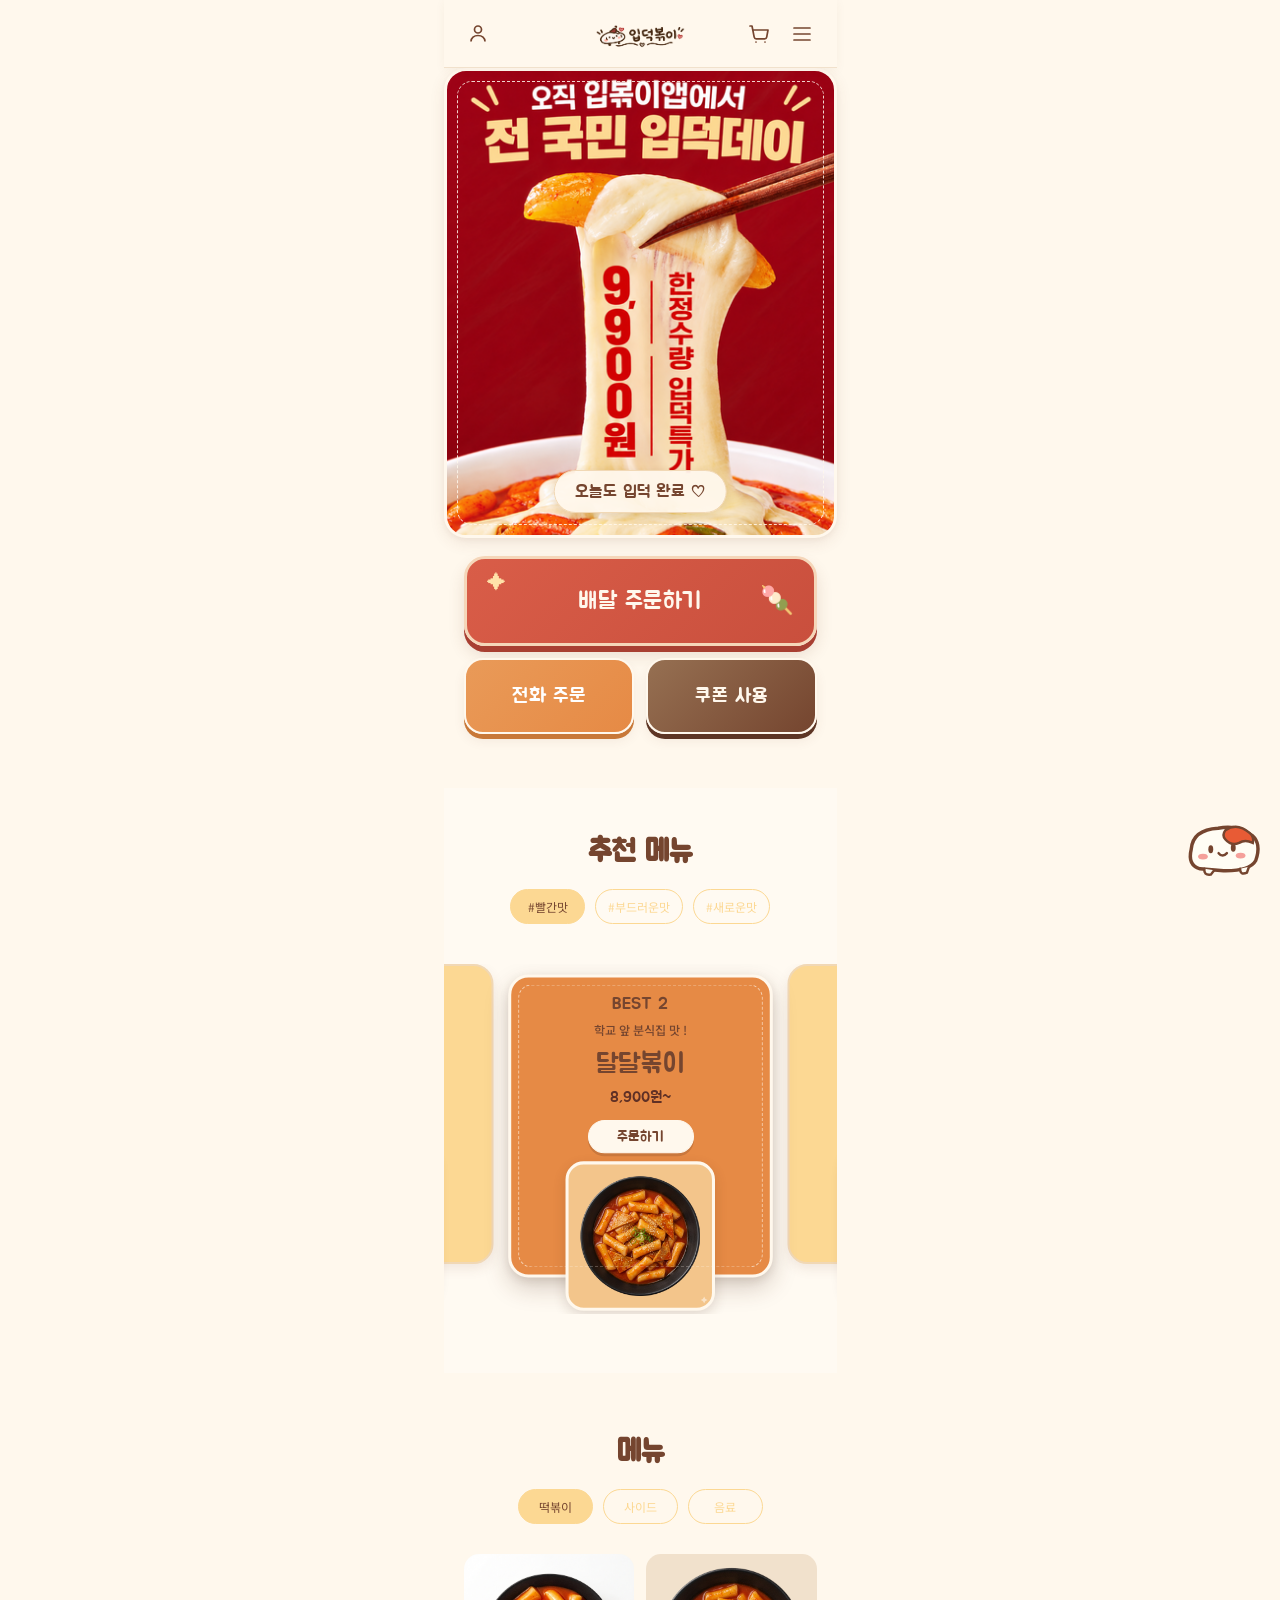
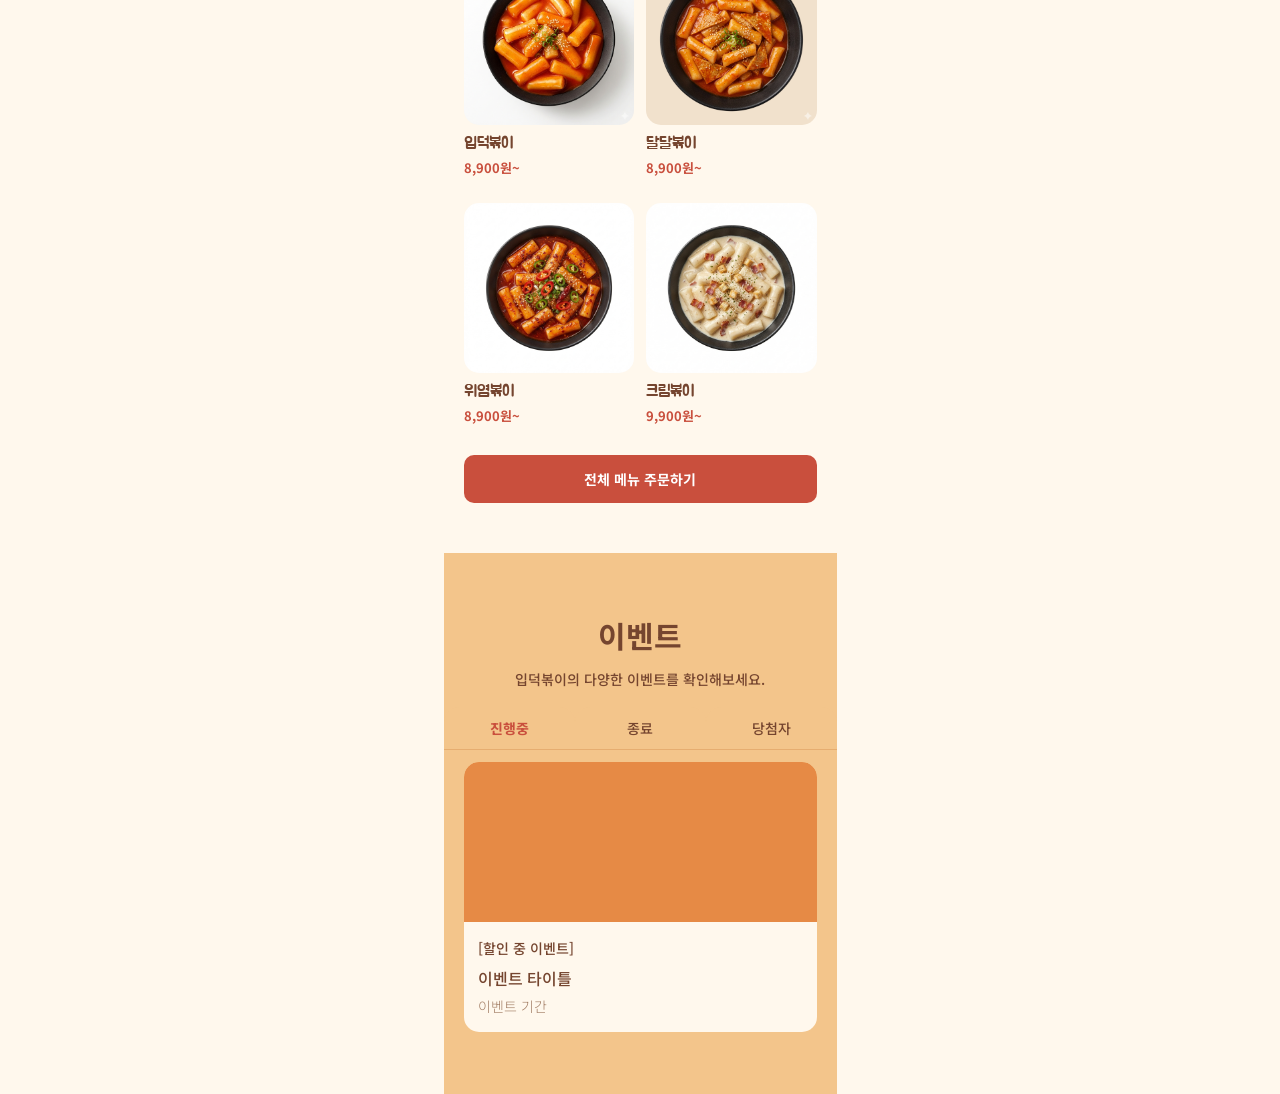
<file: index.html>
<!DOCTYPE html>
<html lang="ko">
<head>
    <meta charset="UTF-8">
    <meta name="viewport" content="width=device-width, initial-scale=1.0">
    <title>입덕볶이</title>

    <link rel="preconnect" href="https://fonts.googleapis.com">
    <link rel="preconnect" href="https://fonts.gstatic.com" crossorigin>
    <link href="https://fonts.googleapis.com/css2?family=Noto+Sans+KR:wght@300;400;500;700&family=Jua&display=swap" rel="stylesheet">

    <link rel="stylesheet" href="css/style.css">

    <!-- PHONE ORDER POPUP STYLE -->
    <style>
        .phone-modal-overlay {
            position: fixed;
            inset: 0;
            z-index: 2300;

            display: flex;
            justify-content: center;
            align-items: center;

            padding: 20px;

            background: rgba(73, 42, 25, 0.55);

            opacity: 0;
            visibility: hidden;
            pointer-events: none;

            transition: opacity 0.25s ease, visibility 0.25s ease;
        }

        .phone-modal-overlay.active {
            opacity: 1;
            visibility: visible;
            pointer-events: auto;
        }

        .phone-modal {
            position: relative;

            width: 100%;
            max-width: 330px;

            padding: 28px 24px 24px;

            border: 1px solid #F1E1CC;
            border-radius: 22px;

            background: #FFF8ED;

            text-align: center;

            box-shadow: 0 12px 35px rgba(73, 42, 25, 0.2);

            transform: translateY(15px) scale(0.96);
            transition: transform 0.25s ease;
        }

        .phone-modal-overlay.active .phone-modal {
            transform: translateY(0) scale(1);
        }

        .phone-modal-close {
            position: absolute;
            top: 11px;
            right: 14px;

            width: 30px;
            height: 30px;

            display: flex;
            justify-content: center;
            align-items: center;

            background: transparent;
            color: #75452F;

            font-size: 26px;
            font-weight: 300;
        }

        .phone-modal-eyebrow {
            margin-bottom: 15px;

            color: #C94F3D;

            font-size: 10px;
            font-weight: 700;
            letter-spacing: 2px;
        }

        .phone-modal-mascot {
            position: relative;

            width: 88px;
            height: 88px;

            margin: 0 auto 15px;

            display: flex;
            justify-content: center;
            align-items: center;

            border-radius: 50%;

            background: #FCD893;

            font-size: 46px;
        }

        .phone-modal-sparkle {
            position: absolute;
            top: 2px;
            right: -8px;

            color: #E68A45;
            font-size: 23px;
        }

        .phone-modal h2 {
            margin-bottom: 9px;

            color: #75452F;

            font-family: 'Jua', sans-serif;
            font-size: 27px;
            font-weight: 400;
        }

        .phone-modal-description {
            margin-bottom: 22px;

            color: #A17C63;

            font-size: 12px;
            line-height: 1.8;
        }

        .phone-number-box {
            display: flex;
            flex-direction: column;
            gap: 8px;

            padding: 17px 12px;

            border: 1px dashed #D9B99B;
            border-radius: 12px;

            background: #FFFAF2;
        }

        .phone-number-label {
            color: #A17C63;
            font-size: 11px;
        }

        .phone-number-box strong {
            color: #C94F3D;

            font-family: 'Jua', sans-serif;
            font-size: 21px;
            font-weight: 400;
        }

        .phone-hours-box {
            display: flex;
            justify-content: center;
            align-items: center;
            gap: 10px;

            margin: 13px 0 18px;
            padding: 13px;

            border-radius: 12px;

            background: #F1E1CC;

            text-align: left;
        }

        .phone-hours-icon {
            font-size: 24px;
        }

        .phone-hours-box strong {
            display: block;
            margin-bottom: 4px;

            color: #75452F;
            font-size: 12px;
        }

        .phone-hours-box p {
            color: #A17C63;
            font-size: 11px;
        }

        .phone-call-button {
            width: 100%;
            height: 46px;

            border-radius: 10px;

            background: #D8C8B7;
            color: #FFF8ED;

            font-size: 13px;
            font-weight: 700;

            cursor: not-allowed;
        }

        .phone-modal-notice {
            margin-top: 12px;

            color: #B49A83;
            font-size: 10px;
        }

        @media (max-width: 360px) {
            .phone-modal {
                padding: 27px 19px 22px;
            }

            .phone-modal h2 {
                font-size: 24px;
            }
        }
    </style>
</head>

<body>

<div class="container">

    <!-- HEADER -->
    <header class="header">
        <a href="index.html" class="logo">
            <img src="img/LOGO.png" alt="입덕볶이 로고">
        </a>

        <div class="header-icons">
            <a href="sub/mypage/mypage.html" class="header-icon-btn" aria-label="마이페이지">
                <svg viewBox="0 0 24 24" fill="none" stroke="currentColor" stroke-width="1.7">
                    <circle cx="12" cy="8" r="3.5"/>
                    <path d="M5 20c0-3.5 3-6 7-6s7 2.5 7 6"/>
                </svg>
            </a>

            <a href="sub/payment/payment.html" class="header-icon-btn" aria-label="장바구니">
                <svg viewBox="0 0 24 24" fill="none" stroke="currentColor" stroke-width="1.7" stroke-linecap="round" stroke-linejoin="round">
                    <path d="M3 4h2l2.2 11.2a2 2 0 0 0 2 1.6h8.5a2 2 0 0 0 2-1.6L21 8H6"/>
                    <path d="M9 20h.01M18 20h.01"/>
                </svg>
            </a>

            <button class="header-icon-btn menu-btn" id="menuOpen" type="button" aria-label="메뉴 열기">
                <svg viewBox="0 0 24 24" fill="none" stroke="currentColor" stroke-width="1.7" stroke-linecap="round">
                    <path d="M4 6h16M4 12h16M4 18h16"/>
                </svg>
            </button>
        </div>
    </header>

    <!-- SIDE MENU -->
    <div class="menu-overlay" id="menuOverlay"></div>

    <nav class="side-menu" id="sideMenu" aria-label="전체 메뉴">
        <div class="side-menu-header">
            <span class="side-menu-title">MENU</span>
            <button class="menu-close" id="menuClose" type="button">×</button>
        </div>

        <ul class="side-menu-list">
            <li><a href="sub/mypage/mypage.html">마이페이지</a></li>
            <li><a href="sub/payment/payment.html">장바구니</a></li>
            <li><a href="sub/lists/lists.html">떡볶이 주문하기</a></li>
            <li><a href="#event">이벤트</a></li>
            <li><a href="#review">리뷰</a></li>
            <li><a href="#inquiry">문의 사항</a></li>
        </ul>
    </nav>

    <!-- HERO -->
    <section class="hero"></section>

    <!-- ORDER BUTTONS -->
    <section class="section-1" id="order">
        <div class="order-buttons">
            <button class="order-btn delivery-btn" id="deliveryOrderBtn" type="button">
                배달 주문하기
            </button>

            <div class="sub-order-buttons">
                <button class="order-btn" type="button" id="phoneOrderBtn">전화 주문</button>
                <button class="order-btn" type="button" id="couponBtn">쿠폰 사용</button>
            </div>
        </div>
    </section>

    <!-- RECOMMEND MENU -->
    <section class="section-2">
        <div class="section-title">추천 메뉴</div>

        <div class="hashtag-list">
            <button class="hashtag active" data-category="red">#빨간맛</button>
            <button class="hashtag" data-category="soft">#부드러운맛</button>
            <button class="hashtag" data-category="new">#새로운맛</button>
        </div>

        <div class="recommend-slider" id="recommendSlider">
            <div class="recommend-track" id="recommendTrack">

                <article class="recommend-card" data-category="red" data-color="#C94F3D">
                    <div class="recommend-info">
                        <p class="recommend-number">BEST 1</p>
                        <p class="recommend-description">기본에 충실 !</p>
                        <p class="recommend-name">입덕볶이</p>
                        <p class="recommend-price">8,900원~</p>
                        <button class="recommend-btn" data-order-name="입덕볶이" type="button">주문하기</button>
                    </div>
                    <div class="recommend-image"></div>
                </article>

                <article class="recommend-card" data-category="red" data-color="#E68A45">
                    <div class="recommend-info">
                        <p class="recommend-number">BEST 2</p>
                        <p class="recommend-description">학교 앞 분식집 맛 !</p>
                        <p class="recommend-name">달달볶이</p>
                        <p class="recommend-price">8,900원~</p>
                        <button class="recommend-btn" data-order-name="달달볶이" type="button">주문하기</button>
                    </div>
                    <div class="recommend-image"></div>
                </article>

                <article class="recommend-card" data-category="red" data-color="#D94B3D">
                    <div class="recommend-info">
                        <p class="recommend-number">BEST 3</p>
                        <p class="recommend-description">오늘은 위에 구멍이 나게 !</p>
                        <p class="recommend-name">위염볶이</p>
                        <p class="recommend-price">8,900원~</p>
                        <button class="recommend-btn" data-order-name="위염볶이" type="button">주문하기</button>
                    </div>
                    <div class="recommend-image"></div>
                </article>

                <article class="recommend-card" data-category="soft" data-color="#F3E6CC">
                    <div class="recommend-info">
                        <p class="recommend-number">BEST 1</p>
                        <p class="recommend-description">오늘은 부드럽게 ,</p>
                        <p class="recommend-name">크림볶이</p>
                        <p class="recommend-price">9,900원~</p>
                        <button class="recommend-btn" data-order-name="크림볶이" type="button">주문하기</button>
                    </div>
                    <div class="recommend-image"></div>
                </article>

                <article class="recommend-card" data-category="soft" data-color="#E88A9B">
                    <div class="recommend-info">
                        <p class="recommend-number">BEST 2</p>
                        <p class="recommend-description">조금은 덜 느끼하게,</p>
                        <p class="recommend-name">로제볶이</p>
                        <p class="recommend-price">9,900원~</p>
                        <button class="recommend-btn" data-order-name="로제볶이" type="button">주문하기</button>
                    </div>
                    <div class="recommend-image"></div>
                </article>

                <article class="recommend-card" data-category="soft" data-color="#8DAA75">
                    <div class="recommend-info">
                        <p class="recommend-number">BEST 3</p>
                        <p class="recommend-description">힐링은 향긋하게 ,</p>
                        <p class="recommend-name">바질볶이</p>
                        <p class="recommend-price">9,900원~</p>
                        <button class="recommend-btn" data-order-name="바질볶이" type="button">주문하기</button>
                    </div>
                    <div class="recommend-image"></div>
                </article>

                <article class="recommend-card" data-category="new" data-color="#B94136">
                    <div class="recommend-info">
                        <p class="recommend-number">BEST 1</p>
                        <p class="recommend-description">벌써 찾아왔어 마라주기 !</p>
                        <p class="recommend-name">마라볶이</p>
                        <p class="recommend-price">9,900원~</p>
                        <button class="recommend-btn" data-order-name="마라볶이" type="button">주문하기</button>
                    </div>
                    <div class="recommend-image"></div>
                </article>

                <article class="recommend-card" data-category="new" data-color="#A8B88A">
                    <div class="recommend-info">
                        <p class="recommend-number">BEST 2</p>
                        <p class="recommend-description">뭐? 요즘 이게 유행이라고?</p>
                        <p class="recommend-name">말차볶이</p>
                        <p class="recommend-price">10,900원~</p>
                        <button class="recommend-btn" data-order-name="말차볶이" type="button">주문하기</button>
                    </div>
                    <div class="recommend-image"></div>
                </article>

                <article class="recommend-card" data-category="new" data-color="#6EA9B5">
                    <div class="recommend-info">
                        <p class="recommend-number">BEST 3</p>
                        <p class="recommend-description">난 바다 없이 못살아 ,</p>
                        <p class="recommend-name">해물볶이</p>
                        <p class="recommend-price">11,900원~</p>
                        <button class="recommend-btn" data-order-name="해물볶이" type="button">주문하기</button>
                    </div>
                    <div class="recommend-image"></div>
                </article>

            </div>
        </div>
    </section>

    <!-- MENU -->
    <section class="section-3" id="menu">
        <div class="section-title">메뉴</div>

        <div class="hashtag-list">
            <button class="hashtag active" data-menu-tab="tteokbokki">떡볶이</button>
            <button class="hashtag" data-menu-tab="side">사이드</button>
            <button class="hashtag" data-menu-tab="drink">음료</button>
        </div>

        <div class="menu-grid" id="menuGrid">

            <!-- 떡볶이 -->
            <article class="menu-card" data-menu-category="tteokbokki">
                <div class="menu-image"></div>
                <p class="menu-name">입덕볶이</p>
                <p class="menu-price">8,900원~</p>
            </article>

            <article class="menu-card" data-menu-category="tteokbokki">
                <div class="menu-image"></div>
                <p class="menu-name">달달볶이</p>
                <p class="menu-price">8,900원~</p>
            </article>

            <article class="menu-card" data-menu-category="tteokbokki">
                <div class="menu-image"></div>
                <p class="menu-name">위염볶이</p>
                <p class="menu-price">8,900원~</p>
            </article>

            <article class="menu-card" data-menu-category="tteokbokki">
                <div class="menu-image"></div>
                <p class="menu-name">크림볶이</p>
                <p class="menu-price">9,900원~</p>
            </article>

            <article class="menu-card" data-menu-category="tteokbokki">
                <div class="menu-image"></div>
                <p class="menu-name">로제볶이</p>
                <p class="menu-price">9,900원~</p>
            </article>

            <article class="menu-card" data-menu-category="tteokbokki">
                <div class="menu-image"></div>
                <p class="menu-name">바질볶이</p>
                <p class="menu-price">9,900원~</p>
            </article>

            <article class="menu-card" data-menu-category="tteokbokki">
                <div class="menu-image"></div>
                <p class="menu-name">마라볶이</p>
                <p class="menu-price">9,900원~</p>
            </article>

            <article class="menu-card" data-menu-category="tteokbokki">
                <div class="menu-image"></div>
                <p class="menu-name">말차볶이</p>
                <p class="menu-price">10,900원~</p>
            </article>

            <article class="menu-card" data-menu-category="tteokbokki">
                <div class="menu-image"></div>
                <p class="menu-name">해물볶이</p>
                <p class="menu-price">11,900원~</p>
            </article>

            <!-- 사이드 -->
            <article class="menu-card" data-menu-category="side" hidden>
                <div class="menu-image"></div>
                <p class="menu-name">혼자튀김</p>
                <p class="menu-price">4,500원</p>
            </article>

            <article class="menu-card" data-menu-category="side" hidden>
                <div class="menu-image"></div>
                <p class="menu-name">둘이튀김</p>
                <p class="menu-price">7,500원</p>
            </article>

            <article class="menu-card" data-menu-category="side" hidden>
                <div class="menu-image"></div>
                <p class="menu-name">누드순대</p>
                <p class="menu-price">5,000원</p>
            </article>

            <article class="menu-card" data-menu-category="side" hidden>
                <div class="menu-image"></div>
                <p class="menu-name">꼬치어묵</p>
                <p class="menu-price">3,500원</p>
            </article>

            <article class="menu-card" data-menu-category="side" hidden>
                <div class="menu-image"></div>
                <p class="menu-name">주먹밥</p>
                <p class="menu-price">3,000원</p>
            </article>

            <article class="menu-card" data-menu-category="side" hidden>
                <div class="menu-image"></div>
                <p class="menu-name">계란찜</p>
                <p class="menu-price">4,000원</p>
            </article>

            <article class="menu-card" data-menu-category="side" hidden>
                <div class="menu-image"></div>
                <p class="menu-name">감자튀김</p>
                <p class="menu-price">3,500원</p>
            </article>

            <!-- 음료 -->
            <article class="menu-card" data-menu-category="drink" hidden>
                <div class="menu-image"><img src="img/cola.jpg" alt="콜라"></div>
                <p class="menu-name">콜라</p>
                <p class="menu-price">2,000원</p>
            </article>

            <article class="menu-card" data-menu-category="drink" hidden>
                <div class="menu-image"><img src="img/Sprite%20.jpg" alt="사이다"></div>
                <p class="menu-name">사이다</p>
                <p class="menu-price">2,000원</p>
            </article>

            <article class="menu-card" data-menu-category="drink" hidden>
                <div class="menu-image"><img src="img/collpic.jpg" alt="쿨피스"></div>
                <p class="menu-name">쿨피스</p>
                <p class="menu-price">2,000원</p>
            </article>

            <article class="menu-card" data-menu-category="drink" hidden>
                <div class="menu-image"><img src="img/milk.jpg" alt="우유"></div>
                <p class="menu-name">우유</p>
                <p class="menu-price">1,500원</p>
            </article>

            <article class="menu-card" data-menu-category="drink" hidden>
                <div class="menu-image"></div>
                <p class="menu-name">제로콜라</p>
                <p class="menu-price">2,000원</p>
            </article>

            <article class="menu-card" data-menu-category="drink" hidden>
                <div class="menu-image"></div>
                <p class="menu-name">제로사이다</p>
                <p class="menu-price">2,000원</p>
            </article>

            <article class="menu-card" data-menu-category="drink" hidden>
                <div class="menu-image"></div>
                <p class="menu-name">단지우유</p>
                <p class="menu-price">2,000원</p>
            </article>

            <article class="menu-card" data-menu-category="drink" hidden>
                <div class="menu-image"></div>
                <p class="menu-name">오렌지주스</p>
                <p class="menu-price">2,500원</p>
            </article>

            <article class="menu-card" data-menu-category="drink" hidden>
                <div class="menu-image"></div>
                <p class="menu-name">환타</p>
                <p class="menu-price">2,000원</p>
            </article>

        </div>

        <button class="all-menu-btn" id="allMenuBtn" type="button">전체 메뉴 주문하기</button>
    </section>

    <!-- EVENT -->
    <section class="section-4" id="event">
        <div class="section-title">이벤트</div>
        <p class="event-description">입덕볶이의 다양한 이벤트를 확인해보세요.</p>

        <div class="event-tabs">
            <button class="event-tab active" type="button">진행중</button>
            <button class="event-tab" type="button">종료</button>
            <button class="event-tab" type="button">당첨자</button>
        </div>

        <div class="event-list">
            <article class="event-card">
                <div class="event-image"></div>
                <div class="event-info">
                    <p class="event-subtitle">[할인 중 이벤트]</p>
                    <p class="event-name">이벤트 타이틀</p>
                    <p class="event-date">이벤트 기간</p>
                </div>
            </article>
        </div>
    </section>

</div>

<!-- 떠기 -->
<svg class="tteogi-mascot tteogi-floating" viewBox="0 0 180 130" aria-hidden="true">
    <path d="M25 68 Q28 28 80 25 Q120 17 150 40 Q169 57 157 91 Q145 113 91 112 L43 108 Q17 101 25 68Z"
          fill="#FFFDF4" stroke="#75452F" stroke-width="7" stroke-linejoin="round"/>
    <path d="M95 29 Q119 12 145 35 Q154 43 151 55 Q135 47 123 55 Q107 62 95 48 Q87 39 95 29Z"
          fill="#E85B35" stroke="#75452F" stroke-width="5"/>
    <ellipse cx="65" cy="68" rx="5" ry="8" fill="#75452F"/>
    <ellipse cx="111" cy="65" rx="5" ry="8" fill="#75452F"/>
    <path d="M81 76 Q89 86 98 76" fill="none" stroke="#75452F" stroke-width="5" stroke-linecap="round"/>
    <ellipse cx="49" cy="83" rx="10" ry="6" fill="#F5A09A"/>
    <ellipse cx="126" cy="81" rx="10" ry="6" fill="#F5A09A"/>
    <path d="M52 108 Q50 122 65 120 L72 111 M125 108 Q125 122 139 116 L143 104"
          fill="#FFFDF4" stroke="#75452F" stroke-width="5" stroke-linecap="round"/>
</svg>

<!-- 전화 주문 팝업 -->
<div class="phone-modal-overlay" id="phoneModal">
    <div class="phone-modal" role="dialog" aria-modal="true" aria-labelledby="phoneModalTitle">

        <button class="phone-modal-close" id="phoneModalClose" type="button" aria-label="팝업 닫기">
            ×
        </button>

        <p class="phone-modal-eyebrow">IPDEOK BOKKI</p>

        <div class="phone-modal-mascot" aria-hidden="true">
            🍡
            <span class="phone-modal-sparkle">✦</span>
        </div>

        <h2 id="phoneModalTitle">전화로 주문하기</h2>

        <p class="phone-modal-description">
            맛있는 입덕볶이를<br>
            전화로 주문해 보세요!
        </p>

        <div class="phone-number-box">
            <span class="phone-number-label">매장 전화번호</span>
            <strong>전화번호 준비 중</strong>
        </div>

        <div class="phone-hours-box">
            <span class="phone-hours-icon">⏰</span>
            <div>
                <strong>운영 시간</strong>
                <p>매일 10:00 ~ 20:00</p>
            </div>
        </div>

        <button class="phone-call-button" type="button" disabled>
            전화번호 준비 중
        </button>

        <p class="phone-modal-notice">
            전화번호가 정해지면 바로 연결할 수 있어요!
        </p>

    </div>
</div>

<!-- 주문 옵션 팝업 -->
<div class="order-modal-overlay" id="orderModal">
    <div class="order-modal" role="dialog" aria-modal="true" aria-labelledby="orderModalTitle">
        <button class="order-modal-close" id="orderModalClose" type="button" aria-label="닫기">×</button>

        <p class="order-modal-eyebrow">IPDEOK BOKKI MENU</p>
        <h2 id="orderModalTitle">입덕볶이</h2>
        <p class="order-modal-description" id="orderModalDescription">기본에 충실한 입덕볶이!</p>

        <div class="order-price-panel">
            <span>선택한 메뉴 금액</span>
            <strong id="orderModalPrice">8,900원</strong>
        </div>

        <fieldset class="order-option-group">
            <legend>🍚 사이즈를 골라줘!</legend>
            <div class="size-choice-list">
                <label><input type="radio" name="orderSize" value="혼자볶이" checked><span>혼자볶이</span></label>
                <label><input type="radio" name="orderSize" value="둘이볶이"><span>둘이볶이</span></label>
                <label><input type="radio" name="orderSize" value="셋이볶이"><span>셋이볶이</span></label>
            </div>
        </fieldset>

        <fieldset class="order-option-group">
            <legend>🧀 추가 재료를 골라줘!</legend>
            <div class="order-topping-list">
                <label><input type="checkbox" value="떡"><span>떡 <small>+1,000원</small></span></label>
                <label><input type="checkbox" value="어묵"><span>어묵 <small>+1,000원</small></span></label>
                <label><input type="checkbox" value="소세지"><span>소세지 <small>+1,000원</small></span></label>
                <label><input type="checkbox" value="당면"><span>당면 <small>+1,000원</small></span></label>
                <label><input type="checkbox" value="중국당면"><span>중국당면 <small>+1,500원</small></span></label>
                <label><input type="checkbox" value="분모자"><span>분모자 <small>+1,500원</small></span></label>
                <label><input type="checkbox" value="유부"><span>유부 <small>+1,000원</small></span></label>
            </div>
        </fieldset>

        <div class="order-quantity-row">
            <span>수량</span>
            <div class="order-quantity-control">
                <button type="button" id="orderQuantityMinus">−</button>
                <output id="orderQuantity">1</output>
                <button type="button" id="orderQuantityPlus">+</button>
            </div>
        </div>

        <button class="order-add-cart-btn" id="orderAddCart" type="button">장바구니 담기</button>
    </div>
</div>

<!-- 장바구니 담기 완료 -->
<div class="cart-confirm-overlay" id="cartConfirmModal">
    <div class="cart-confirm-modal">
        <button class="cart-confirm-close" id="cartConfirmClose" type="button">×</button>
        <div class="cart-confirm-mark">✓</div>
        <h2>장바구니에 담았어!</h2>
        <p>맛있는 주문이 하나 더 추가됐어. 허허!</p>

        <div class="cart-confirm-buttons">
            <button id="continueShopping" type="button">더 담기</button>
            <button id="goToCart" type="button">주문하기</button>
        </div>
    </div>
</div>

<!-- 주문 현황 미니 팝업 -->
<div class="delivery-mini" id="deliveryMini" hidden>
    <button class="delivery-mini-button" id="deliveryMiniOpen" type="button">
        <span class="delivery-mini-mascot">🍡</span>
        <span class="delivery-mini-text">
            <strong>내 주문 현황</strong>
            <small id="deliveryMiniStatus">주문 확인 중</small>
        </span>
        <span class="delivery-mini-arrow">›</span>
    </button>
</div>

<!-- 주문 현황 상세 팝업 -->
<div class="delivery-modal-overlay" id="deliveryModal">
    <div class="delivery-modal">
        <button class="delivery-modal-close" id="deliveryModalClose" type="button">×</button>
        <p class="order-modal-eyebrow">MY ORDER</p>
        <h2>주문이 어디쯤 왔을까?</h2>
        <p class="delivery-modal-description">떠기가 맛있게 준비하고 있어!</p>

        <div class="delivery-progress">
            <div class="delivery-step" data-step="0"><span class="delivery-step-icon">🧾</span><span>주문 확인 중</span></div>
            <div class="delivery-step" data-step="1"><span class="delivery-step-icon">🍳</span><span>조리 중</span></div>
            <div class="delivery-step" data-step="2"><span class="delivery-step-icon">📦</span><span>픽업 완료</span></div>
            <div class="delivery-step" data-step="3"><span class="delivery-step-icon">🛵</span><span>배달 중</span></div>
            <div class="delivery-step" data-step="4"><span class="delivery-step-icon">🏠</span><span>배달 완료</span></div>
        </div>

        <p class="delivery-status-message" id="deliveryStatusMessage">주문을 확인하고 있어요!</p>
        <button class="delivery-demo-next" id="deliveryDemoNext" type="button">다음 단계 보기</button>
    </div>
</div>

<script>
document.addEventListener('DOMContentLoaded', function () {

    const menuPrices = {
        '입덕볶이': { '혼자볶이': 8900, '둘이볶이': 13900, '셋이볶이': 18900 },
        '달달볶이': { '혼자볶이': 8900, '둘이볶이': 13900, '셋이볶이': 18900 },
        '위염볶이': { '혼자볶이': 8900, '둘이볶이': 13900, '셋이볶이': 18900 },
        '크림볶이': { '혼자볶이': 9900, '둘이볶이': 14900, '셋이볶이': 19900 },
        '로제볶이': { '혼자볶이': 9900, '둘이볶이': 14900, '셋이볶이': 19900 },
        '바질볶이': { '혼자볶이': 9900, '둘이볶이': 14900, '셋이볶이': 19900 },
        '마라볶이': { '혼자볶이': 9900, '둘이볶이': 14900, '셋이볶이': 19900 },
        '말차볶이': { '혼자볶이': 10900, '둘이볶이': 15900, '셋이볶이': 20900 },
        '해물볶이': { '혼자볶이': 11900, '둘이볶이': 16900, '셋이볶이': 21900 }
    };

    const toppingPrices = {
        '떡': 1000,
        '어묵': 1000,
        '소세지': 1000,
        '당면': 1000,
        '중국당면': 1500,
        '분모자': 1500,
        '유부': 1000
    };

    const descriptions = {
        '입덕볶이': '기본에 충실한 입덕볶이!',
        '달달볶이': '학교 앞 분식집의 달달한 추억!',
        '위염볶이': '매콤함을 제대로 느끼고 싶다면!',
        '크림볶이': '부드럽고 고소한 크림의 조합!',
        '로제볶이': '매콤함과 부드러움의 만남!',
        '바질볶이': '향긋한 바질로 색다르게!',
        '마라볶이': '얼얼하고 중독적인 마라의 맛!',
        '말차볶이': '새롭고 특별한 조합에 도전!',
        '해물볶이': '바다의 풍미를 가득 담은 메뉴!'
    };

    const won = value => value.toLocaleString('ko-KR') + '원';

    /* SIDE MENU */
    const menuOpen = document.getElementById('menuOpen');
    const menuClose = document.getElementById('menuClose');
    const menuOverlay = document.getElementById('menuOverlay');
    const sideMenu = document.getElementById('sideMenu');

    function openMenu() {
        sideMenu.classList.add('active');
        menuOverlay.classList.add('active');
        document.body.classList.add('menu-open');
    }

    function closeMenu() {
        sideMenu.classList.remove('active');
        menuOverlay.classList.remove('active');
        document.body.classList.remove('menu-open');
    }

    menuOpen.addEventListener('click', openMenu);
    menuClose.addEventListener('click', closeMenu);
    menuOverlay.addEventListener('click', closeMenu);

    document.querySelectorAll('.side-menu-list a').forEach(link => {
        link.addEventListener('click', closeMenu);
    });

    /* RECOMMEND SLIDER */
    const slider = document.getElementById('recommendSlider');
    const track = document.getElementById('recommendTrack');
    const cards = Array.from(document.querySelectorAll('.recommend-card'));
    const categoryButtons = document.querySelectorAll('.section-2 .hashtag');

    let currentCategory = 'red';
    let currentIndex = 1;
    let startX = 0;
    let isDragging = false;

    function currentCards() {
        return cards.filter(card => card.dataset.category === currentCategory);
    }

    function updateSlider() {
        const visibleCards = currentCards();
        const cardWidth = 262;
        const cardGap = 16;

        cards.forEach(card => {
            card.style.display = 'none';
            card.classList.remove('active');
        });

        visibleCards.forEach(card => {
            card.style.display = 'block';
        });

        currentIndex = Math.min(currentIndex, visibleCards.length - 1);

        const moveX = slider.clientWidth / 2 - cardWidth / 2
            - currentIndex * (cardWidth + cardGap);

        track.style.transform = `translateX(${moveX}px)`;

        const activeCard = visibleCards[currentIndex];

        if (activeCard) {
            activeCard.classList.add('active');
            activeCard.style.setProperty('--active-color', activeCard.dataset.color);
        }
    }

    categoryButtons.forEach(button => {
        button.addEventListener('click', () => {
            currentCategory = button.dataset.category;
            currentIndex = 1;

            categoryButtons.forEach(item => item.classList.remove('active'));
            button.classList.add('active');

            updateSlider();
        });
    });

    slider.addEventListener('pointerdown', event => {
        if (event.target.closest('.recommend-btn')) return;
        startX = event.clientX;
        isDragging = true;
        slider.setPointerCapture(event.pointerId);
    });

    slider.addEventListener('pointerup', event => {
        if (!isDragging) return;

        const difference = startX - event.clientX;
        const visibleCards = currentCards();

        if (difference > 40) {
            currentIndex = Math.min(currentIndex + 1, visibleCards.length - 1);
        } else if (difference < -40) {
            currentIndex = Math.max(currentIndex - 1, 0);
        }

        updateSlider();
        isDragging = false;
    });

    slider.addEventListener('pointercancel', () => {
        isDragging = false;
    });

    window.addEventListener('resize', updateSlider);
    updateSlider();

    /* MENU TABS */
    const menuTabs = document.querySelectorAll('[data-menu-tab]');
    const menuCards = document.querySelectorAll('.menu-card[data-menu-category]');

    function changeMenuCategory(category) {
        const categoryCards = Array.from(menuCards).filter(card => {
            return card.dataset.menuCategory === category;
        });

        menuCards.forEach(card => {
            card.hidden = true;
        });

        categoryCards.slice(0, 4).forEach(card => {
            card.hidden = false;
        });

        menuTabs.forEach(tab => {
            tab.classList.toggle('active', tab.dataset.menuTab === category);
        });
    }

    menuTabs.forEach(tab => {
        tab.addEventListener('click', () => {
            changeMenuCategory(tab.dataset.menuTab);
        });
    });

    changeMenuCategory('tteokbokki');

    /* ORDER MODAL */
    const orderModal = document.getElementById('orderModal');
    const orderTitle = document.getElementById('orderModalTitle');
    const orderDescription = document.getElementById('orderModalDescription');
    const orderPrice = document.getElementById('orderModalPrice');
    const quantityOutput = document.getElementById('orderQuantity');

    let selectedMenu = '';
    let quantity = 1;

    function getSelectedSize() {
        return document.querySelector('input[name="orderSize"]:checked').value;
    }

    function getSelectedToppings() {
        return Array.from(document.querySelectorAll('.order-topping-list input:checked'))
            .map(input => input.value);
    }

    function calculateOrderPrice() {
        if (!selectedMenu) return 0;

        const basePrice = menuPrices[selectedMenu][getSelectedSize()];
        const toppingTotal = getSelectedToppings()
            .reduce((sum, topping) => sum + toppingPrices[topping], 0);

        return (basePrice + toppingTotal) * quantity;
    }

    function updateOrderPrice() {
        orderPrice.textContent = won(calculateOrderPrice());
        quantityOutput.textContent = quantity;
    }

    function openOrderModal(menuName) {
        if (!menuPrices[menuName]) return;

        selectedMenu = menuName;
        quantity = 1;

        orderTitle.textContent = menuName;
        orderDescription.textContent = descriptions[menuName];

        document.querySelectorAll('input[name="orderSize"]').forEach(input => {
            input.checked = input.value === '혼자볶이';
        });

        document.querySelectorAll('.order-topping-list input').forEach(input => {
            input.checked = false;
        });

        updateOrderPrice();
        orderModal.classList.add('active');
        document.body.classList.add('modal-open');
    }

    function closeOrderModal() {
        orderModal.classList.remove('active');
        document.body.classList.remove('modal-open');
    }

    document.querySelectorAll('.recommend-btn').forEach(button => {
        button.addEventListener('click', event => {
            event.stopPropagation();
            openOrderModal(button.dataset.orderName);
        });
    });

    document.getElementById('orderModalClose').addEventListener('click', closeOrderModal);

    orderModal.addEventListener('click', event => {
        if (event.target === orderModal) closeOrderModal();
    });

    document.querySelectorAll('input[name="orderSize"], .order-topping-list input').forEach(input => {
        input.addEventListener('change', updateOrderPrice);
    });

    document.getElementById('orderQuantityMinus').addEventListener('click', () => {
        quantity = Math.max(1, quantity - 1);
        updateOrderPrice();
    });

    document.getElementById('orderQuantityPlus').addEventListener('click', () => {
        quantity++;
        updateOrderPrice();
    });

    /* CART */
    function readCart() {
        try {
            return JSON.parse(localStorage.getItem('ipdeokCart')) || [];
        } catch (error) {
            return [];
        }
    }

    function saveCart(cart) {
        localStorage.setItem('ipdeokCart', JSON.stringify(cart));
    }

    const cartConfirmModal = document.getElementById('cartConfirmModal');

    document.getElementById('orderAddCart').addEventListener('click', () => {
        if (!selectedMenu) return;

        const size = getSelectedSize();
        const extras = getSelectedToppings();
        const basePrice = menuPrices[selectedMenu][size];
        const toppingPrice = extras.reduce((sum, item) => sum + toppingPrices[item], 0);
        const unitPrice = basePrice + toppingPrice;

        const cart = readCart();

        cart.push({
            id: Date.now(),
            name: selectedMenu,
            category: 'tteokbokki',
            description: descriptions[selectedMenu],
            size: size,
            extras: extras,
            quantity: quantity,
            basePrice: basePrice,
            toppingPrice: toppingPrice,
            unitPrice: unitPrice,
            price: unitPrice * quantity,
            lineTotal: unitPrice * quantity
        });

        saveCart(cart);
        closeOrderModal();

        cartConfirmModal.classList.add('active');
        document.body.classList.add('modal-open');
    });

    function closeCartConfirm() {
        cartConfirmModal.classList.remove('active');
        document.body.classList.remove('modal-open');
    }

    document.getElementById('cartConfirmClose').addEventListener('click', closeCartConfirm);

    document.getElementById('continueShopping').addEventListener('click', () => {
        location.href = 'sub/lists/lists.html';
    });

    document.getElementById('goToCart').addEventListener('click', () => {
        location.href = 'sub/payment/payment.html';
    });

    cartConfirmModal.addEventListener('click', event => {
        if (event.target === cartConfirmModal) closeCartConfirm();
    });

    /* PHONE ORDER MODAL */
    const phoneModal = document.getElementById('phoneModal');
    const phoneOrderBtn = document.getElementById('phoneOrderBtn');
    const phoneModalClose = document.getElementById('phoneModalClose');

    function openPhoneModal() {
        phoneModal.classList.add('active');
        document.body.classList.add('modal-open');
    }

    function closePhoneModal() {
        phoneModal.classList.remove('active');

        if (
            !orderModal.classList.contains('active') &&
            !cartConfirmModal.classList.contains('active') &&
            !deliveryModal.classList.contains('active')
        ) {
            document.body.classList.remove('modal-open');
        }
    }

    phoneOrderBtn.addEventListener('click', openPhoneModal);
    phoneModalClose.addEventListener('click', closePhoneModal);

    phoneModal.addEventListener('click', event => {
        if (event.target === phoneModal) {
            closePhoneModal();
        }
    });

    /* MAIN ORDER BUTTONS */
    document.getElementById('deliveryOrderBtn').addEventListener('click', () => {
        location.href = 'sub/lists/lists.html';
    });

    document.getElementById('allMenuBtn').addEventListener('click', () => {
        location.href = 'sub/lists/lists.html';
    });

    document.getElementById('couponBtn').addEventListener('click', () => {
        location.href = 'sub/coupon/coupon.html';
    });

    /* DELIVERY STATUS */
    const deliveryMini = document.getElementById('deliveryMini');
    const deliveryModal = document.getElementById('deliveryModal');

    const deliveryStatusNames = [
        '주문 확인 중',
        '조리 중',
        '픽업 완료',
        '배달 중',
        '배달 완료'
    ];

    const deliveryMessages = [
        '주문을 확인하고 있어요!',
        '맛있게 조리하고 있어요!',
        '음식이 픽업되었어요!',
        '떠기가 배달 중이에요!',
        '맛있게 드세요! 배달이 완료됐어요!'
    ];

    let deliveryStep = 0;

    function loadDeliveryStatus() {
        const saved = localStorage.getItem('ipdeokDeliveryStatus');

        if (saved === null) {
            deliveryMini.hidden = true;
            return;
        }

        deliveryStep = Math.max(0, Math.min(4, Number(saved)));
        deliveryMini.hidden = false;

        document.getElementById('deliveryMiniStatus').textContent =
            deliveryStatusNames[deliveryStep];

        document.querySelectorAll('.delivery-step').forEach((step, index) => {
            step.classList.toggle('active', index <= deliveryStep);
            step.classList.toggle('current', index === deliveryStep);
        });

        document.getElementById('deliveryStatusMessage').textContent =
            deliveryMessages[deliveryStep];

        const nextButton = document.getElementById('deliveryDemoNext');
        nextButton.textContent = deliveryStep === 4 ? '배달 완료!' : '다음 단계 보기';
        nextButton.disabled = deliveryStep === 4;
    }

    document.getElementById('deliveryMiniOpen').addEventListener('click', () => {
        deliveryModal.classList.add('active');
        loadDeliveryStatus();
    });

    document.getElementById('deliveryModalClose').addEventListener('click', () => {
        deliveryModal.classList.remove('active');
    });

    deliveryModal.addEventListener('click', event => {
        if (event.target === deliveryModal) {
            deliveryModal.classList.remove('active');
        }
    });

    document.getElementById('deliveryDemoNext').addEventListener('click', () => {
        if (deliveryStep >= 4) return;

        deliveryStep++;
        localStorage.setItem('ipdeokDeliveryStatus', String(deliveryStep));
        loadDeliveryStatus();
    });

    /* ESC KEY */
    document.addEventListener('keydown', event => {
        if (event.key === 'Escape') {
            closeMenu();
            closeOrderModal();
            closeCartConfirm();
            closePhoneModal();
            deliveryModal.classList.remove('active');
        }
    });

    loadDeliveryStatus();

});
</script>

</body>
</html>
</file>
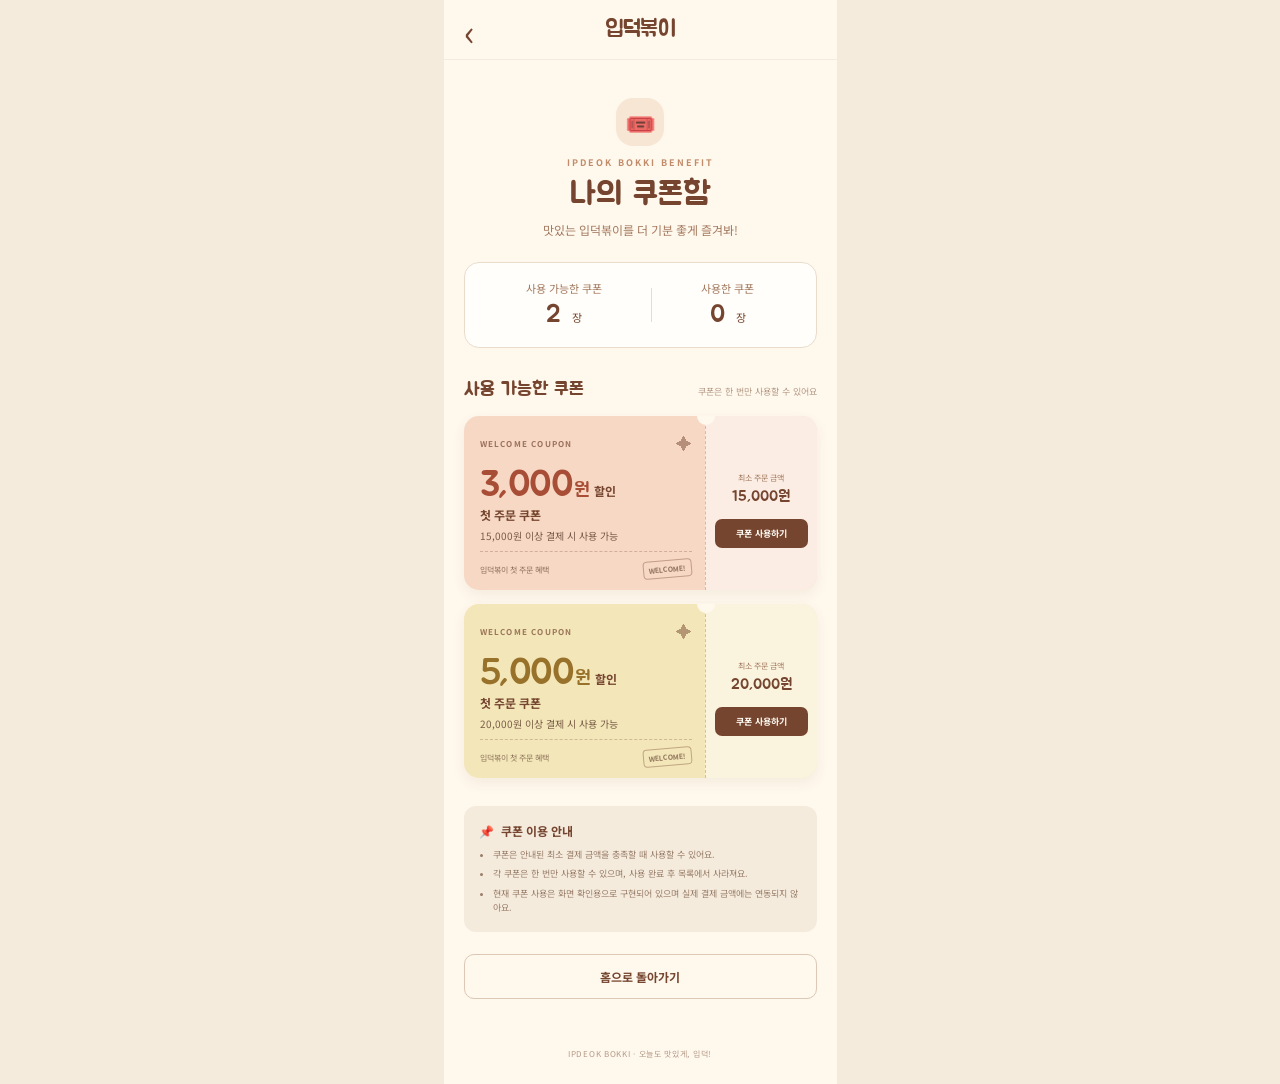
<file: sub/coupon/coupon.html>
<!DOCTYPE html>
<html lang="ko">
<head>
    <meta charset="UTF-8">
    <meta name="viewport" content="width=device-width, initial-scale=1.0">
    <title>쿠폰함 | 입덕볶이</title>

    <link rel="preconnect" href="https://fonts.googleapis.com">
    <link rel="preconnect" href="https://fonts.gstatic.com" crossorigin>
    <link href="https://fonts.googleapis.com/css2?family=Noto+Sans+KR:wght@300;400;500;700&family=Jua&display=swap" rel="stylesheet">

    <link rel="stylesheet" href="css/coupon.css">
    <script src="js/coupon.js" defer></script>
</head>
<body>
    <div class="coupon-page">

        <header class="coupon-header">
            <a class="back-button" href="../../index.html" aria-label="홈으로 돌아가기">‹</a>
            <a class="header-logo" href="../../index.html">입덕볶이</a>
            <span class="header-spacer"></span>
        </header>

        <main class="coupon-main">

            <section class="page-heading">
                <span class="heading-emoji">🎟️</span>
                <p class="eyebrow">IPDEOK BOKKI BENEFIT</p>
                <h1>나의 쿠폰함</h1>
                <p class="heading-description">맛있는 입덕볶이를 더 기분 좋게 즐겨봐!</p>
            </section>

            <section class="coupon-summary" aria-live="polite">
                <div>
                    <span class="summary-label">사용 가능한 쿠폰</span>
                    <strong>
                        <span id="availableCount">2</span>
                        <small>장</small>
                    </strong>
                </div>

                <div class="summary-divider"></div>

                <div>
                    <span class="summary-label">사용한 쿠폰</span>
                    <strong>
                        <span id="usedCount">0</span>
                        <small>장</small>
                    </strong>
                </div>
            </section>

            <section class="coupon-list-section">

                <div class="list-heading">
                    <h2>사용 가능한 쿠폰</h2>
                    <span class="list-caption">쿠폰은 한 번만 사용할 수 있어요</span>
                </div>

                <div class="coupon-list" id="couponList">

                    <!-- 첫 번째 쿠폰 -->
                    <article class="coupon-card coupon-card-orange" data-coupon-id="first-15000">

                        <div class="coupon-card-main">

                            <div class="coupon-topline">
                                <span class="coupon-tag">WELCOME COUPON</span>
                                <span class="coupon-sparkle">✦</span>
                            </div>

                            <div class="discount-line">
                                <strong>3,000<span>원</span></strong>
                                <span class="discount-label">할인</span>
                            </div>

                            <h3>첫 주문 쿠폰</h3>

                            <p class="coupon-condition">
                                15,000원 이상 결제 시 사용 가능
                            </p>

                            <div class="coupon-bottomline">
                                <span>입덕볶이 첫 주문 혜택</span>
                                <span class="coupon-stamp">WELCOME!</span>
                            </div>

                        </div>

                        <div class="coupon-card-action">
                            <span class="ticket-hole"></span>

                            <span class="minimum-label">최소 주문 금액</span>
                            <strong>15,000원</strong>

                            <button
                                class="use-coupon-button"
                                type="button"
                                data-use-coupon="first-15000">
                                쿠폰 사용하기
                            </button>
                        </div>

                    </article>

                    <!-- 두 번째 쿠폰 -->
                    <article class="coupon-card coupon-card-yellow" data-coupon-id="first-20000">

                        <div class="coupon-card-main">

                            <div class="coupon-topline">
                                <span class="coupon-tag">WELCOME COUPON</span>
                                <span class="coupon-sparkle">✦</span>
                            </div>

                            <div class="discount-line">
                                <strong>5,000<span>원</span></strong>
                                <span class="discount-label">할인</span>
                            </div>

                            <h3>첫 주문 쿠폰</h3>

                            <p class="coupon-condition">
                                20,000원 이상 결제 시 사용 가능
                            </p>

                            <div class="coupon-bottomline">
                                <span>입덕볶이 첫 주문 혜택</span>
                                <span class="coupon-stamp">WELCOME!</span>
                            </div>

                        </div>

                        <div class="coupon-card-action">
                            <span class="ticket-hole"></span>

                            <span class="minimum-label">최소 주문 금액</span>
                            <strong>20,000원</strong>

                            <button
                                class="use-coupon-button"
                                type="button"
                                data-use-coupon="first-20000">
                                쿠폰 사용하기
                            </button>
                        </div>

                    </article>

                </div>

                <!-- 쿠폰이 없을 때 -->
                <div class="empty-coupons" id="emptyCoupons" hidden>
                    <span class="empty-emoji">🍡</span>
                    <h3>앗, 사용 가능한 쿠폰이 없어!</h3>
                    <p>새로운 쿠폰이 생기면 여기에 보여줄게.</p>
                </div>

            </section>

            <!-- 쿠폰 이용 안내 -->
            <section class="coupon-notice">
                <h2><span>📌</span> 쿠폰 이용 안내</h2>

                <ul>
                    <li>쿠폰은 안내된 최소 결제 금액을 충족할 때 사용할 수 있어요.</li>
                    <li>각 쿠폰은 한 번만 사용할 수 있으며, 사용 완료 후 목록에서 사라져요.</li>
                    <li>현재 쿠폰 사용은 화면 확인용으로 구현되어 있으며 실제 결제 금액에는 연동되지 않아요.</li>
                </ul>
            </section>

            <a class="home-link" href="../../index.html">
                홈으로 돌아가기
            </a>

        </main>

        <footer class="coupon-footer">
            IPDEOK BOKKI · 오늘도 맛있게, 입덕!
        </footer>

    </div>

    <!-- 쿠폰 사용 확인 팝업 -->
    <div class="confirm-overlay" id="confirmOverlay" aria-hidden="true">

        <section
            class="confirm-dialog"
            role="dialog"
            aria-modal="true"
            aria-labelledby="confirmTitle">

            <span class="confirm-emoji">🍡</span>

            <h2 id="confirmTitle">쿠폰을 사용할까?</h2>

            <p id="confirmMessage">
                한 번 사용하면 쿠폰함에서 사라져!
            </p>

            <div class="confirm-actions">
                <button class="cancel-button" id="cancelUse" type="button">
                    다음에
                </button>

                <button class="confirm-button" id="confirmUse" type="button">
                    사용할래!
                </button>
            </div>

        </section>

    </div>

    <!-- 쿠폰 사용 완료 메시지 -->
    <div class="toast-message" id="toastMessage" role="status" aria-live="polite">
        쿠폰을 사용했어!
    </div>

</body>
</html>
</file>
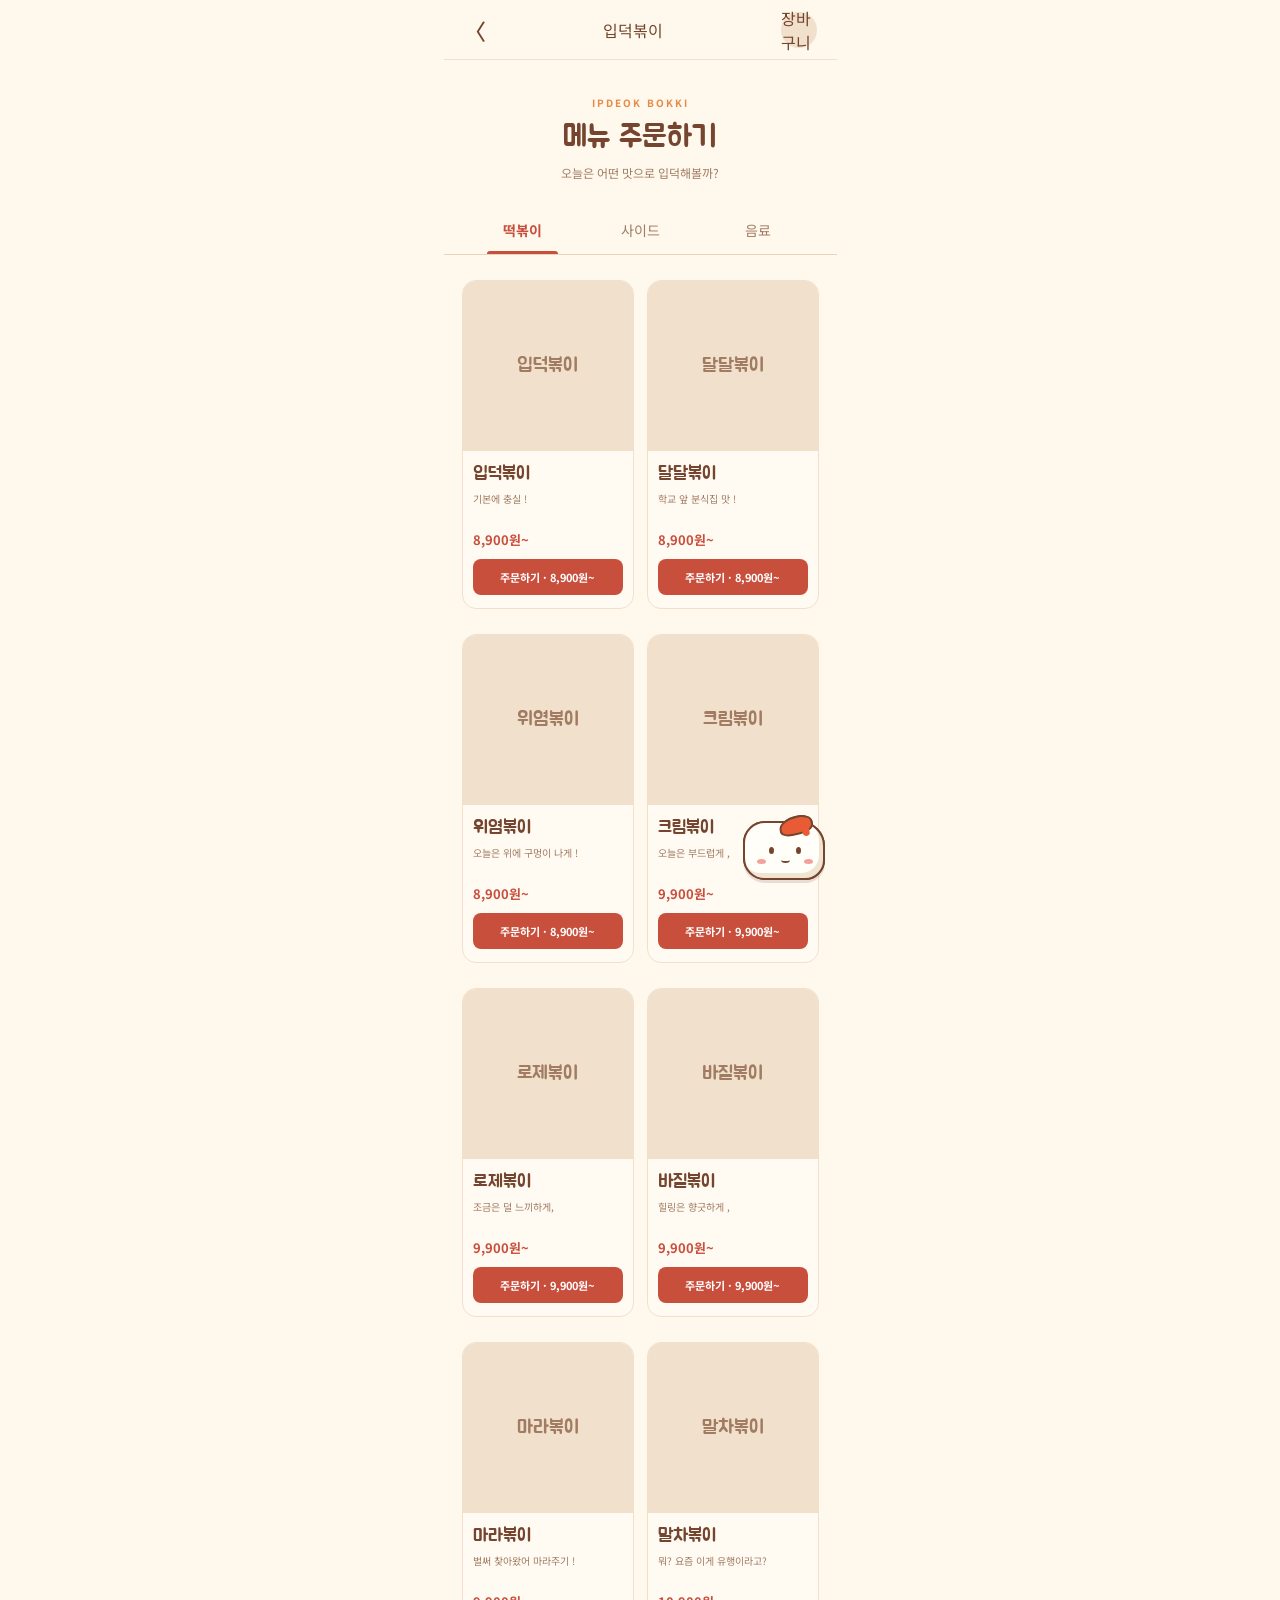
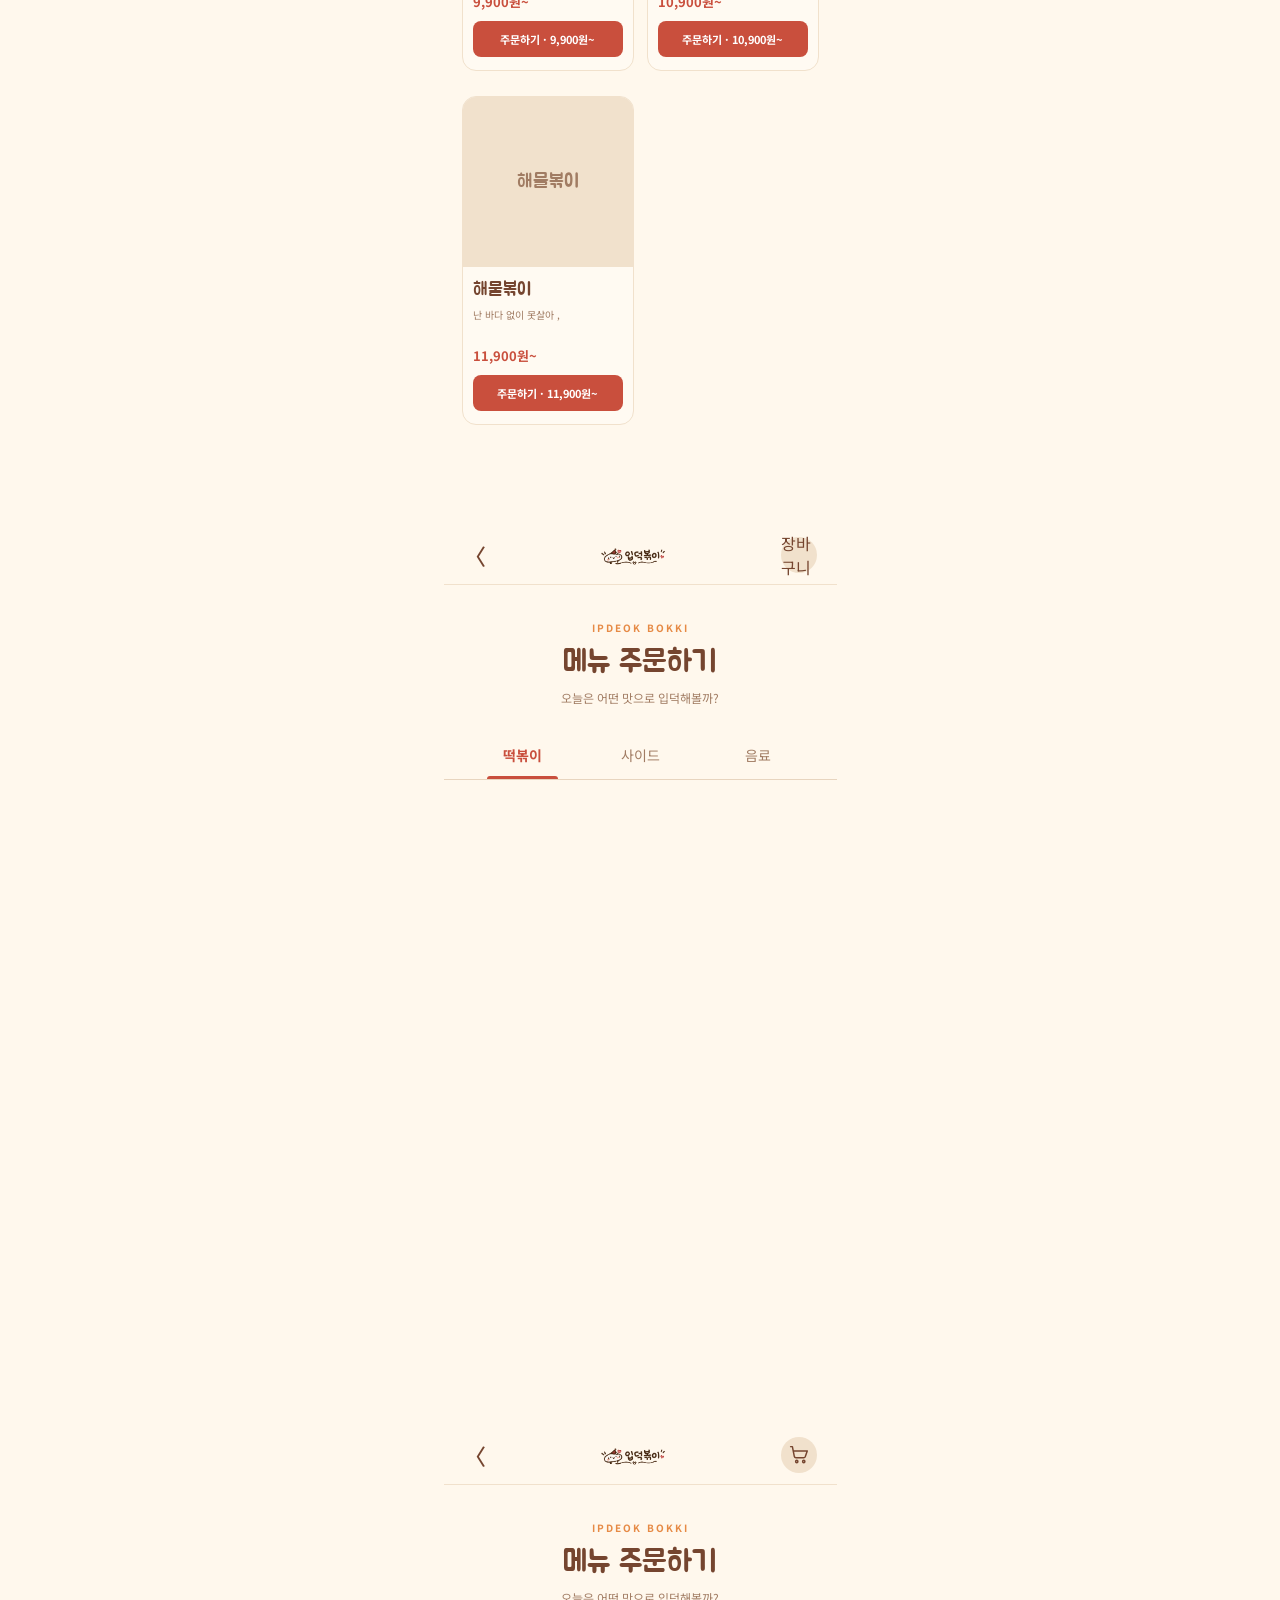
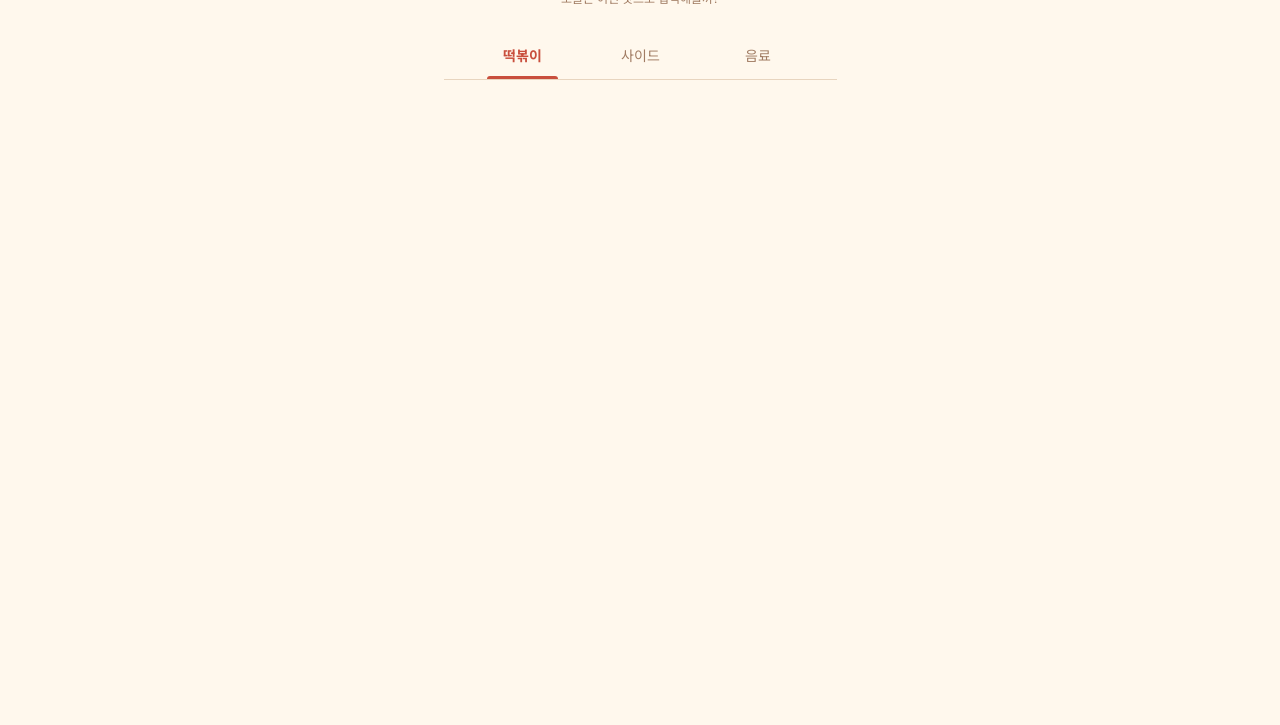
<file: sub/lists/lists.html>
<!DOCTYPE html>
<html lang="ko">
<head>
    <meta charset="UTF-8">
    <meta name="viewport" content="width=device-width, initial-scale=1.0">
    <title>메뉴 주문하기 | 입덕볶이</title>
    <link rel="preconnect" href="https://fonts.googleapis.com">
    <link rel="preconnect" href="https://fonts.gstatic.com" crossorigin>
    <link href="https://fonts.googleapis.com/css2?family=Noto+Sans+KR:wght@300;400;500;700&family=Jua&display=swap" rel="stylesheet">
    <link rel="stylesheet" href="css/lists.css">
</head>
<body>

<div class="container">
    <header class="header">
        <a href="../../index.html" class="back-btn">〈</a>
        <a href="../../index.html" class="page-logo">입덕볶이</a>
        <a href="../payment/payment.html" class="cart-link">장바구니</a>
    </header>

    <main>
        <section class="page-heading">
            <p class="eyebrow">IPDEOK BOKKI</p>
            <h1>메뉴 주문하기</h1>
            <p>오늘은 어떤 맛으로 입덕해볼까?</p>
        </section>

        <nav class="category-tabs">
            <button class="category-tab active" data-category="tteokbokki">떡볶이</button>
            <button class="category-tab" data-category="side">사이드</button>
            <button class="category-tab" data-category="drink">음료</button>
        </nav>

        <section class="product-grid" id="productGrid"></section>
    </main>

    <div class="modal-overlay" id="optionOverlay">
        <div class="option-modal">
            <button class="modal-close" id="optionClose" aria-label="닫기">×</button>
            <p class="modal-label">MAKE YOUR MENU</p>
            <h2 id="optionName">입덕볶이</h2>
            <p class="modal-description" id="optionDescription"></p>

            <div class="option-section" id="sizeSection">
                <h3>사이즈 선택</h3>
                <div class="size-options">
                    <label><input type="radio" name="size" value="혼자볶이" checked><span>혼자볶이</span></label>
                    <label><input type="radio" name="size" value="둘이볶이"><span>둘이볶이</span></label>
                    <label><input type="radio" name="size" value="셋이볶이"><span>셋이볶이</span></label>
                </div>
            </div>

            <div class="option-section" id="extraSection">
                <h3>추가 재료 선택</h3>
                <div class="extra-options">
                    <label><input type="checkbox" value="떡"><span>떡</span></label>
                    <label><input type="checkbox" value="어묵"><span>어묵</span></label>
                    <label><input type="checkbox" value="소세지"><span>소세지</span></label>
                    <label><input type="checkbox" value="당면"><span>당면</span></label>
                    <label><input type="checkbox" value="중국당면"><span>중국당면</span></label>
                    <label><input type="checkbox" value="분모자"><span>분모자</span></label>
                    <label><input type="checkbox" value="유부"><span>유부</span></label>
                </div>
            </div>

            <div class="option-section" id="quantitySection">
                <h3>수량</h3>
                <div class="quantity-control">
                    <button type="button" id="quantityMinus">−</button>
                    <span id="quantityValue">1</span>
                    <button type="button" id="quantityPlus">＋</button>
                </div>
            </div>

            <button class="primary-btn" id="addCartBtn">장바구니에 담기</button>
        </div>
    </div>

    <div class="modal-overlay" id="completeOverlay">
        <div class="complete-modal">
            <div class="complete-icon">✓</div>
            <h2>장바구니에 담았어요!</h2>
            <p>더 둘러보고 담을까요?</p>
            <div class="complete-buttons">
                <button type="button" class="secondary-btn" id="continueBtn">더 담기</button>
                <button type="button" class="primary-btn" id="goCartBtn">장바구니 보기</button>
            </div>
        </div>
    </div>
</div>

<script>
const products = {
    tteokbokki: [
        { name: '입덕볶이', description: '기본에 충실 !' },
        { name: '달달볶이', description: '학교 앞 분식집 맛 !' },
        { name: '위염볶이', description: '오늘은 위에 구멍이 나게 !' },
        { name: '크림볶이', description: '오늘은 부드럽게 ,' },
        { name: '로제볶이', description: '조금은 덜 느끼하게,' },
        { name: '바질볶이', description: '힐링은 향긋하게 ,' },
        { name: '마라볶이', description: '벌써 찾아왔어 마라주기 !' },
        { name: '말차볶이', description: '뭐? 요즘 이게 유행이라고?' },
        { name: '해물볶이', description: '난 바다 없이 못살아 ,' }
    ],
    side: [
        { name: '혼자튀김', description: '혼자서도 알차게 즐기는 튀김' },
        { name: '둘이튀김', description: '둘이서 넉넉하게 즐기는 튀김' },
        { name: '누드순대', description: '쫄깃하고 담백한 순대' },
        { name: '꼬치어묵', description: '따뜻하고 탱글한 어묵' },
        { name: '주먹밥', description: '떡볶이와 함께 먹기 좋은 주먹밥' },
        { name: '계란찜', description: '부드럽고 포근한 계란찜' },
        { name: '감자튀김', description: '바삭바삭한 감자튀김' }
    ],
    drink: [
        { name: '콜라', description: '시원한 콜라', image: '../../img/cola.jpg' },
        { name: '사이다', description: '톡 쏘는 사이다', image: '../../img/Sprite%20.jpg' },
        { name: '쿨피스', description: '달콤상큼 쿨피스', image: '../../img/coolpic.jpg' },
        { name: '우유', description: '고소한 우유', image: '../../img/mlik.jpg' },
        { name: '제로콜라', description: '가볍게 즐기는 제로콜라' },
        { name: '제로사이다', description: '깔끔한 제로사이다' },
        { name: '단지우유', description: '달콤한 단지우유' },
        { name: '오렌지주스', description: '상큼한 오렌지주스' },
        { name: '환타', description: '톡톡 튀는 환타' }
    ]
};

const grid = document.getElementById('productGrid');
const tabs = document.querySelectorAll('.category-tab');
const optionOverlay = document.getElementById('optionOverlay');
const completeOverlay = document.getElementById('completeOverlay');

let currentCategory = 'tteokbokki';
let selectedProduct = null;
let selectedQuantity = 1;

function renderProducts(category) {
    currentCategory = category;
    grid.innerHTML = '';

    products[category].forEach((product, index) => {
        const card = document.createElement('article');
        card.className = 'product-card';

        const image = document.createElement('div');
        image.className = 'product-image';

        if (product.image) {
            image.style.backgroundImage = `url("${product.image}")`;
        } else {
            image.classList.add('no-image');
            image.textContent = product.name;
        }

        const info = document.createElement('div');
        info.className = 'product-info';

        const name = document.createElement('h2');
        name.textContent = product.name;

        const description = document.createElement('p');
        description.textContent = product.description;

        const button = document.createElement('button');
        button.className = 'product-order-btn';
        button.textContent = '주문하기';
        button.addEventListener('click', () => openOptions(product, category));

        info.append(name, description, button);
        card.append(image, info);
        grid.appendChild(card);
    });

    tabs.forEach(tab => {
        tab.classList.toggle('active', tab.dataset.category === category);
    });
}

function openOptions(product, category) {
    selectedProduct = { ...product, category };
    selectedQuantity = 1;

    document.getElementById('optionName').textContent = product.name;
    document.getElementById('optionDescription').textContent = product.description;
    document.getElementById('quantityValue').textContent = selectedQuantity;

    const isTteokbokki = category === 'tteokbokki';
    document.getElementById('sizeSection').hidden = !isTteokbokki;
    document.getElementById('extraSection').hidden = !isTteokbokki;

    document.querySelector('input[name="size"][value="혼자볶이"]').checked = true;
    document.querySelectorAll('.extra-options input').forEach(input => input.checked = false);

    optionOverlay.classList.add('show');
}

function closeOptions() {
    optionOverlay.classList.remove('show');
}

tabs.forEach(tab => {
    tab.addEventListener('click', () => renderProducts(tab.dataset.category));
});

document.getElementById('optionClose').addEventListener('click', closeOptions);

optionOverlay.addEventListener('click', event => {
    if (event.target === optionOverlay) closeOptions();
});

document.getElementById('quantityMinus').addEventListener('click', () => {
    selectedQuantity = Math.max(1, selectedQuantity - 1);
    document.getElementById('quantityValue').textContent = selectedQuantity;
});

document.getElementById('quantityPlus').addEventListener('click', () => {
    selectedQuantity += 1;
    document.getElementById('quantityValue').textContent = selectedQuantity;
});

function getCart() {
    try {
        return JSON.parse(localStorage.getItem('ipdeokCart')) || [];
    } catch {
        return [];
    }
}

document.getElementById('addCartBtn').addEventListener('click', () => {
    if (!selectedProduct) return;

    const size = selectedProduct.category === 'tteokbokki'
        ? document.querySelector('input[name="size"]:checked').value
        : '';

    const extras = selectedProduct.category === 'tteokbokki'
        ? Array.from(document.querySelectorAll('.extra-options input:checked')).map(input => input.value)
        : [];

    const cart = getCart();

    cart.push({
        id: `${Date.now()}-${Math.random().toString(16).slice(2)}`,
        name: selectedProduct.name,
        category: selectedProduct.category,
        description: selectedProduct.description,
        size,
        extras,
        quantity: selectedQuantity
    });

    localStorage.setItem('ipdeokCart', JSON.stringify(cart));

    closeOptions();
    completeOverlay.classList.add('show');
});

document.getElementById('continueBtn').addEventListener('click', () => {
    completeOverlay.classList.remove('show');
    renderProducts('tteokbokki');
    window.scrollTo({ top: 0, behavior: 'smooth' });
});

document.getElementById('goCartBtn').addEventListener('click', () => {
    location.href = '../payment/payment.html';
});

const params = new URLSearchParams(location.search);
const requestedItem = params.get('item');

renderProducts('tteokbokki');

if (requestedItem) {
    const product = products.tteokbokki.find(item => item.name === requestedItem);
    if (product) {
        setTimeout(() => openOptions(product, 'tteokbokki'), 150);
    }
}
</script>

</body>
</html>
<!DOCTYPE html>
<html lang="ko">
<head>
    <meta charset="UTF-8">
    <meta name="viewport" content="width=device-width, initial-scale=1.0">
    <title>메뉴 주문하기 | 입덕볶이</title>

    <link rel="preconnect" href="https://fonts.googleapis.com">
    <link rel="preconnect" href="https://fonts.gstatic.com" crossorigin>
    <link href="https://fonts.googleapis.com/css2?family=Noto+Sans+KR:wght@300;400;500;700&family=Jua&display=swap" rel="stylesheet">

    <link rel="stylesheet" href="css/lists.css">
</head>
<body>

<div class="container">

    <header class="header">
        <a href="../../index.html" class="back-btn" aria-label="뒤로 가기">〈</a>

        <a href="../../index.html" class="page-logo">
            <img src="../../img/LOGO.png" alt="입덕볶이 로고">
        </a>

        <a href="../payment/payment.html" class="cart-link">장바구니</a>
    </header>

    <main>
        <section class="page-heading">
            <p class="eyebrow">IPDEOK BOKKI</p>
            <h1>메뉴 주문하기</h1>
            <p>오늘은 어떤 맛으로 입덕해볼까?</p>
        </section>

        <nav class="category-tabs" aria-label="메뉴 카테고리">
            <button class="category-tab active" data-category="tteokbokki" type="button">떡볶이</button>
            <button class="category-tab" data-category="side" type="button">사이드</button>
            <button class="category-tab" data-category="drink" type="button">음료</button>
        </nav>

        <section class="product-grid" id="productGrid"></section>
    </main>

    <!-- CSS로 만든 떠기 -->
    <div class="tteogi tteogi-floating" aria-hidden="true">
        <div class="tteogi-sauce"></div>
        <div class="tteogi-eye left"></div>
        <div class="tteogi-eye right"></div>
        <div class="tteogi-mouth"></div>
        <div class="tteogi-cheek left"></div>
        <div class="tteogi-cheek right"></div>
    </div>

    <!-- 옵션 선택 팝업 -->
    <div class="modal-overlay" id="optionOverlay">
        <div class="option-modal" role="dialog" aria-modal="true" aria-labelledby="optionName">

            <button class="modal-close" id="optionClose" type="button" aria-label="닫기">×</button>

            <p class="modal-label">MAKE YOUR MENU</p>
            <h2 id="optionName">입덕볶이</h2>
            <p class="modal-description" id="optionDescription"></p>

            <div class="option-section" id="sizeSection">
                <h3>🍚 사이즈 선택</h3>
                <div class="size-options">
                    <label>
                        <input type="radio" name="size" value="혼자볶이" checked>
                        <span>혼자볶이</span>
                    </label>
                    <label>
                        <input type="radio" name="size" value="둘이볶이">
                        <span>둘이볶이</span>
                    </label>
                    <label>
                        <input type="radio" name="size" value="셋이볶이">
                        <span>셋이볶이</span>
                    </label>
                </div>
            </div>

            <div class="option-section" id="extraSection">
                <h3>🧀 추가 재료 선택</h3>
                <div class="extra-options">
                    <label><input type="checkbox" value="떡"><span>떡 <small>+1,000원</small></span></label>
                    <label><input type="checkbox" value="어묵"><span>어묵 <small>+1,000원</small></span></label>
                    <label><input type="checkbox" value="소세지"><span>소세지 <small>+1,000원</small></span></label>
                    <label><input type="checkbox" value="당면"><span>당면 <small>+1,000원</small></span></label>
                    <label><input type="checkbox" value="중국당면"><span>중국당면 <small>+1,500원</small></span></label>
                    <label><input type="checkbox" value="분모자"><span>분모자 <small>+1,500원</small></span></label>
                    <label><input type="checkbox" value="유부"><span>유부 <small>+1,000원</small></span></label>
                </div>
            </div>

            <div class="option-price-box">
                <div>
                    <span>기본 가격</span>
                    <strong id="basePrice">8,900원</strong>
                </div>
                <div>
                    <span>추가 재료</span>
                    <strong id="extraPrice">0원</strong>
                </div>
                <div class="option-total">
                    <span>총 상품 금액</span>
                    <strong id="totalPrice">8,900원</strong>
                </div>
            </div>

            <div class="option-section">
                <h3>수량</h3>
                <div class="quantity-control">
                    <button type="button" id="quantityMinus" aria-label="수량 줄이기">−</button>
                    <span id="quantityValue">1</span>
                    <button type="button" id="quantityPlus" aria-label="수량 늘리기">＋</button>
                </div>
            </div>

            <button class="primary-btn" id="addCartBtn" type="button">
                장바구니에 담기 · <span id="buttonPrice">8,900원</span>
            </button>
        </div>
    </div>

    <!-- 장바구니 담기 완료 -->
    <div class="modal-overlay" id="completeOverlay">
        <div class="complete-modal">
            <div class="complete-mascot">
                <div class="tteogi complete-tteogi">
                    <div class="tteogi-sauce"></div>
                    <div class="tteogi-eye left"></div>
                    <div class="tteogi-eye right"></div>
                    <div class="tteogi-mouth"></div>
                    <div class="tteogi-cheek left"></div>
                    <div class="tteogi-cheek right"></div>
                </div>
            </div>

            <h2>장바구니에 담았어!</h2>
            <p>맛있는 메뉴가 하나 더 추가됐어.</p>

            <div class="complete-buttons">
                <button type="button" class="secondary-btn" id="continueBtn">더 담기</button>
                <button type="button" class="primary-btn" id="goCartBtn">장바구니 보기</button>
            </div>
        </div>
    </div>

</div>

<script src="js/lists.js"></script>
</body>
</html>


<!DOCTYPE html>
<html lang="ko">
<head>
    <meta charset="UTF-8">
    <meta name="viewport" content="width=device-width, initial-scale=1.0">
    <title>메뉴 주문하기 | 입덕볶이</title>

    <link rel="preconnect" href="https://fonts.googleapis.com">
    <link rel="preconnect" href="https://fonts.gstatic.com" crossorigin>
    <link href="https://fonts.googleapis.com/css2?family=Noto+Sans+KR:wght@300;400;500;700&family=Jua&display=swap" rel="stylesheet">

    <link rel="stylesheet" href="css/lists.css">
</head>
<body>

<div class="container">

    <header class="header">
        <a href="../../index.html" class="back-btn" aria-label="뒤로 가기">〈</a>

        <a href="../../index.html" class="page-logo">
            <img src="../../img/LOGO.png" alt="입덕볶이 로고">
        </a>

        <a href="../payment/payment.html" class="cart-link" aria-label="장바구니 보기">
            <svg viewBox="0 0 24 24" aria-hidden="true">
                <path d="M3 3h2l2.2 11.2a2 2 0 0 0 2 1.6h8.7a2 2 0 0 0 1.9-1.4L22 8H6"/>
                <circle cx="10" cy="20" r="1.3"/>
                <circle cx="18" cy="20" r="1.3"/>
            </svg>
        </a>
    </header>

    <main>
        <section class="page-heading">
            <p class="eyebrow">IPDEOK BOKKI</p>
            <h1>메뉴 주문하기</h1>
            <p>오늘은 어떤 맛으로 입덕해볼까?</p>
        </section>

        <nav class="category-tabs" aria-label="메뉴 카테고리">
            <button class="category-tab active" data-category="tteokbokki" type="button">떡볶이</button>
            <button class="category-tab" data-category="side" type="button">사이드</button>
            <button class="category-tab" data-category="drink" type="button">음료</button>
        </nav>

        <section class="product-grid" id="productGrid"></section>
    </main>

    <!-- 떠끼 -->
    <div class="tteogi tteogi-floating" aria-hidden="true">
        <div class="tteogi-sauce"></div>
        <div class="tteogi-eye left"></div>
        <div class="tteogi-eye right"></div>
        <div class="tteogi-mouth"></div>
        <div class="tteogi-cheek left"></div>
        <div class="tteogi-cheek right"></div>
    </div>

    <!-- 옵션 선택 팝업 -->
    <div class="modal-overlay" id="optionOverlay">
        <div class="option-modal" role="dialog" aria-modal="true" aria-labelledby="optionName">

            <button class="modal-close" id="optionClose" type="button" aria-label="닫기">×</button>

            <p class="modal-label">MAKE YOUR MENU</p>
            <h2 id="optionName">입덕볶이</h2>
            <p class="modal-description" id="optionDescription"></p>

            <div class="option-section" id="sizeSection">
                <h3>🍚 사이즈 선택</h3>
                <div class="size-options">
                    <label>
                        <input type="radio" name="size" value="혼자볶이" checked>
                        <span>혼자볶이</span>
                    </label>
                    <label>
                        <input type="radio" name="size" value="둘이볶이">
                        <span>둘이볶이</span>
                    </label>
                    <label>
                        <input type="radio" name="size" value="셋이볶이">
                        <span>셋이볶이</span>
                    </label>
                </div>
            </div>

            <div class="option-section" id="extraSection">
                <h3>🧀 추가 재료 선택</h3>
                <div class="extra-options">
                    <label><input type="checkbox" value="떡"><span>떡 <small>+1,000원</small></span></label>
                    <label><input type="checkbox" value="어묵"><span>어묵 <small>+1,000원</small></span></label>
                    <label><input type="checkbox" value="소세지"><span>소세지 <small>+1,000원</small></span></label>
                    <label><input type="checkbox" value="당면"><span>당면 <small>+1,000원</small></span></label>
                    <label><input type="checkbox" value="중국당면"><span>중국당면 <small>+1,500원</small></span></label>
                    <label><input type="checkbox" value="분모자"><span>분모자 <small>+1,500원</small></span></label>
                    <label><input type="checkbox" value="유부"><span>유부 <small>+1,000원</small></span></label>
                </div>
            </div>

            <div class="option-price-box">
                <div>
                    <span>기본 가격</span>
                    <strong id="basePrice">8,900원</strong>
                </div>
                <div>
                    <span>추가 재료</span>
                    <strong id="extraPrice">0원</strong>
                </div>
                <div class="option-total">
                    <span>총 상품 금액</span>
                    <strong id="totalPrice">8,900원</strong>
                </div>
            </div>

            <div class="option-section">
                <h3>수량</h3>
                <div class="quantity-control">
                    <button type="button" id="quantityMinus" aria-label="수량 줄이기">−</button>
                    <span id="quantityValue">1</span>
                    <button type="button" id="quantityPlus" aria-label="수량 늘리기">＋</button>
                </div>
            </div>

            <button class="primary-btn" id="addCartBtn" type="button">
                장바구니에 담기 · <span id="buttonPrice">8,900원</span>
            </button>
        </div>
    </div>

    <!-- 장바구니 담기 완료 -->
    <div class="modal-overlay" id="completeOverlay">
        <div class="complete-modal">
            <div class="complete-mascot">
                <div class="tteogi complete-tteogi">
                    <div class="tteogi-sauce"></div>
                    <div class="tteogi-eye left"></div>
                    <div class="tteogi-eye right"></div>
                    <div class="tteogi-mouth"></div>
                    <div class="tteogi-cheek left"></div>
                    <div class="tteogi-cheek right"></div>
                </div>
            </div>

            <h2>장바구니에 담았어!</h2>
            <p>맛있는 메뉴가 하나 더 추가됐어.</p>

            <div class="complete-buttons">
                <button type="button" class="secondary-btn" id="continueBtn">더 담기</button>
                <button type="button" class="primary-btn" id="goCartBtn">장바구니 보기</button>
            </div>
        </div>
    </div>

</div>

<script src="js/lists.js"></script>
</body>
</html>
</file>
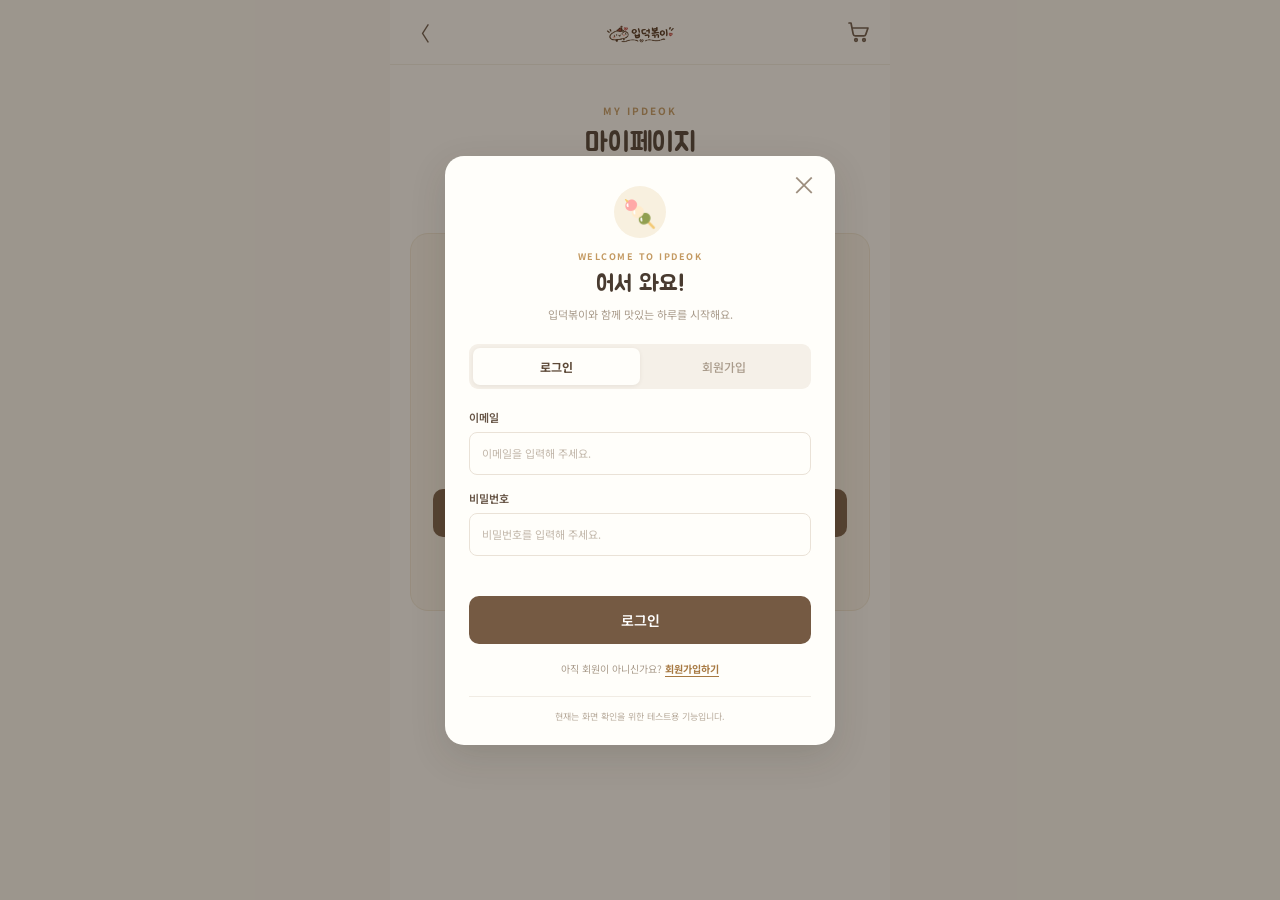
<file: sub/mypage/mypage.html>
<!DOCTYPE html>
<html lang="ko">
<head>
    <meta charset="UTF-8">
    <meta name="viewport" content="width=device-width, initial-scale=1.0">
    <title>마이페이지 | 입덕볶이</title>

    <link rel="preconnect" href="https://fonts.googleapis.com">
    <link rel="preconnect" href="https://fonts.gstatic.com" crossorigin>
    <link href="https://fonts.googleapis.com/css2?family=Noto+Sans+KR:wght@300;400;500;600;700&family=Jua&display=swap" rel="stylesheet">

    <link rel="stylesheet" href="css/mypage.css">
</head>

<body>

<div class="container">

    <!-- 헤더 -->
    <header class="header">
        <a href="../../index.html" class="back-btn" aria-label="홈으로 이동">
            <span>〈</span>
        </a>

        <a href="../../index.html" class="page-logo">
            <img src="../../img/LOGO.png" alt="입덕볶이 로고">
        </a>

        <a href="../payment/payment.html" class="cart-link" aria-label="장바구니">
            <svg viewBox="0 0 24 24" aria-hidden="true">
                <path d="M3 3h2l2.2 11.2a2 2 0 0 0 2 1.6h8.7a2 2 0 0 0 1.9-1.4L22 8H6"/>
                <circle cx="10" cy="20" r="1.3"/>
                <circle cx="18" cy="20" r="1.3"/>
            </svg>
        </a>
    </header>


    <main>

        <!-- 마이페이지 제목 -->
        <section class="page-heading">
            <p class="eyebrow">MY IPDEOK</p>
            <h1>마이페이지</h1>
            <p>입덕볶이와 함께한 나의 기록 ♡</p>
        </section>


        <!-- 로그인하지 않았을 때 보이는 화면 -->
        <section class="login-required" id="loginRequired">

            <div class="lock-illustration">
                <div class="lock-icon">
                    <span>🔐</span>
                </div>
                <span class="sparkle sparkle-one">✦</span>
                <span class="sparkle sparkle-two">✧</span>
            </div>

            <h2>로그인이 필요해요!</h2>
            <p>
                로그인하고 나만의 마이페이지에서<br>
                주문 내역과 회원 정보를 확인해 보세요.
            </p>

            <button type="button" class="primary-btn" id="openLoginBtn">
                로그인하기
            </button>

            <p class="signup-guide">
                아직 회원이 아니신가요?
                <button type="button" id="openSignupBtn">회원가입</button>
            </p>

        </section>


        <!-- 로그인한 회원에게만 보이는 마이페이지 -->
        <section class="mypage-content" id="mypageContent" hidden>

            <!-- 회원 프로필 -->
            <section class="profile-card">

                <div class="profile-top">
                    <div class="profile-avatar">
                        <span>🍡</span>
                    </div>

                    <div class="profile-info">
                        <p class="profile-greeting">반가워요!</p>
                        <h2>
                            <span id="memberName">입덕 회원</span>님
                        </h2>
                        <p id="memberEmail">member@email.com</p>
                    </div>

                    <span class="profile-decoration">♡</span>
                </div>

                <div class="profile-bottom">
                    <span>오늘도 맛있는 하루 보내세요!</span>
                    <span class="member-badge">IPDEOK MEMBER</span>
                </div>

            </section>


            <!-- 바로가기 메뉴 -->
            <section class="mypage-section">

                <div class="section-heading">
                    <h2>나의 쇼핑</h2>
                    <p>자주 이용하는 메뉴를 확인해 보세요.</p>
                </div>

                <div class="quick-menu">

                    <a href="../payment/payment.html" class="quick-menu-item">
                        <span class="quick-icon">🛒</span>
                        <span class="quick-title">장바구니</span>
                        <span class="quick-description">담아둔 메뉴 확인</span>
                        <span class="quick-arrow">›</span>
                    </a>

                    <button type="button" class="quick-menu-item" id="orderHistoryBtn">
                        <span class="quick-icon">📦</span>
                        <span class="quick-title">주문 내역</span>
                        <span class="quick-description">나의 주문 확인</span>
                        <span class="quick-arrow">›</span>
                    </button>

                </div>

            </section>


            <!-- 주문 내역 -->
            <section class="mypage-section order-section" id="orderSection">

                <div class="section-heading">
                    <h2>최근 주문 내역</h2>
                    <span class="section-label">MY ORDER</span>
                </div>

                <div class="empty-order">
                    <span class="empty-icon">🍽️</span>
                    <h3>아직 주문 내역이 없어요.</h3>
                    <p>첫 주문의 주인공이 되어보세요!</p>
                    <a href="../../index.html" class="text-link">
                        메뉴 구경하러 가기 →
                    </a>
                </div>

            </section>


            <!-- 회원 정보 -->
            <section class="mypage-section">

                <div class="section-heading">
                    <h2>회원 정보</h2>
                    <span class="section-label">MY ACCOUNT</span>
                </div>

                <div class="account-card">

                    <div class="account-row">
                        <span>이름</span>
                        <strong id="accountName">입덕 회원</strong>
                    </div>

                    <div class="account-row">
                        <span>이메일</span>
                        <strong id="accountEmail">member@email.com</strong>
                    </div>

                </div>

                <button type="button" class="logout-btn" id="logoutBtn">
                    로그아웃
                </button>

            </section>

        </section>

    </main>


    <!-- 로그인 / 회원가입 팝업 -->
    <div class="modal-overlay" id="authOverlay">

        <div class="auth-modal" role="dialog" aria-modal="true" aria-labelledby="authTitle">

            <button type="button" class="modal-close" id="modalClose" aria-label="닫기">
                ×
            </button>

            <div class="modal-logo">
                <span>🍡</span>
            </div>

            <p class="modal-eyebrow">WELCOME TO IPDEOK</p>
            <h2 id="authTitle">어서 와요!</h2>
            <p class="modal-subtitle" id="authSubtitle">
                입덕볶이와 함께 맛있는 하루를 시작해요.
            </p>


            <!-- 로그인 / 회원가입 탭 -->
            <div class="auth-tabs">
                <button type="button" class="auth-tab active" data-auth="login">
                    로그인
                </button>

                <button type="button" class="auth-tab" data-auth="signup">
                    회원가입
                </button>
            </div>


            <!-- 로그인 폼 -->
            <form id="loginForm" class="auth-form">

                <label for="loginEmail">이메일</label>
                <input
                    type="email"
                    id="loginEmail"
                    placeholder="이메일을 입력해 주세요."
                    autocomplete="email"
                    required
                >

                <label for="loginPassword">비밀번호</label>
                <input
                    type="password"
                    id="loginPassword"
                    placeholder="비밀번호를 입력해 주세요."
                    autocomplete="current-password"
                    required
                >

                <p class="form-message" id="loginMessage"></p>

                <button type="submit" class="primary-btn form-submit">
                    로그인
                </button>

                <p class="form-bottom">
                    아직 회원이 아니신가요?
                    <button type="button" class="form-switch" data-auth="signup">
                        회원가입하기
                    </button>
                </p>

            </form>


            <!-- 회원가입 폼 -->
            <form id="signupForm" class="auth-form" hidden>

                <label for="signupName">이름</label>
                <input
                    type="text"
                    id="signupName"
                    placeholder="이름을 입력해 주세요."
                    autocomplete="name"
                    required
                >

                <label for="signupEmail">이메일</label>
                <input
                    type="email"
                    id="signupEmail"
                    placeholder="이메일을 입력해 주세요."
                    autocomplete="email"
                    required
                >

                <label for="signupPassword">비밀번호</label>
                <input
                    type="password"
                    id="signupPassword"
                    placeholder="비밀번호를 입력해 주세요."
                    autocomplete="new-password"
                    minlength="4"
                    required
                >

                <label for="signupPasswordCheck">비밀번호 확인</label>
                <input
                    type="password"
                    id="signupPasswordCheck"
                    placeholder="비밀번호를 한 번 더 입력해 주세요."
                    autocomplete="new-password"
                    minlength="4"
                    required
                >

                <p class="form-message" id="signupMessage"></p>

                <button type="submit" class="primary-btn form-submit">
                    회원가입하기
                </button>

                <p class="form-bottom">
                    이미 회원이신가요?
                    <button type="button" class="form-switch" data-auth="login">
                        로그인하기
                    </button>
                </p>

            </form>

            <p class="modal-notice">
                현재는 화면 확인을 위한 테스트용 기능입니다.
            </p>

        </div>

    </div>


    <!-- 알림 메시지 -->
    <div class="toast-message" id="toastMessage" role="status"></div>


</div>

<script src="js/mypage.js"></script>

</body>
</html>
</file>
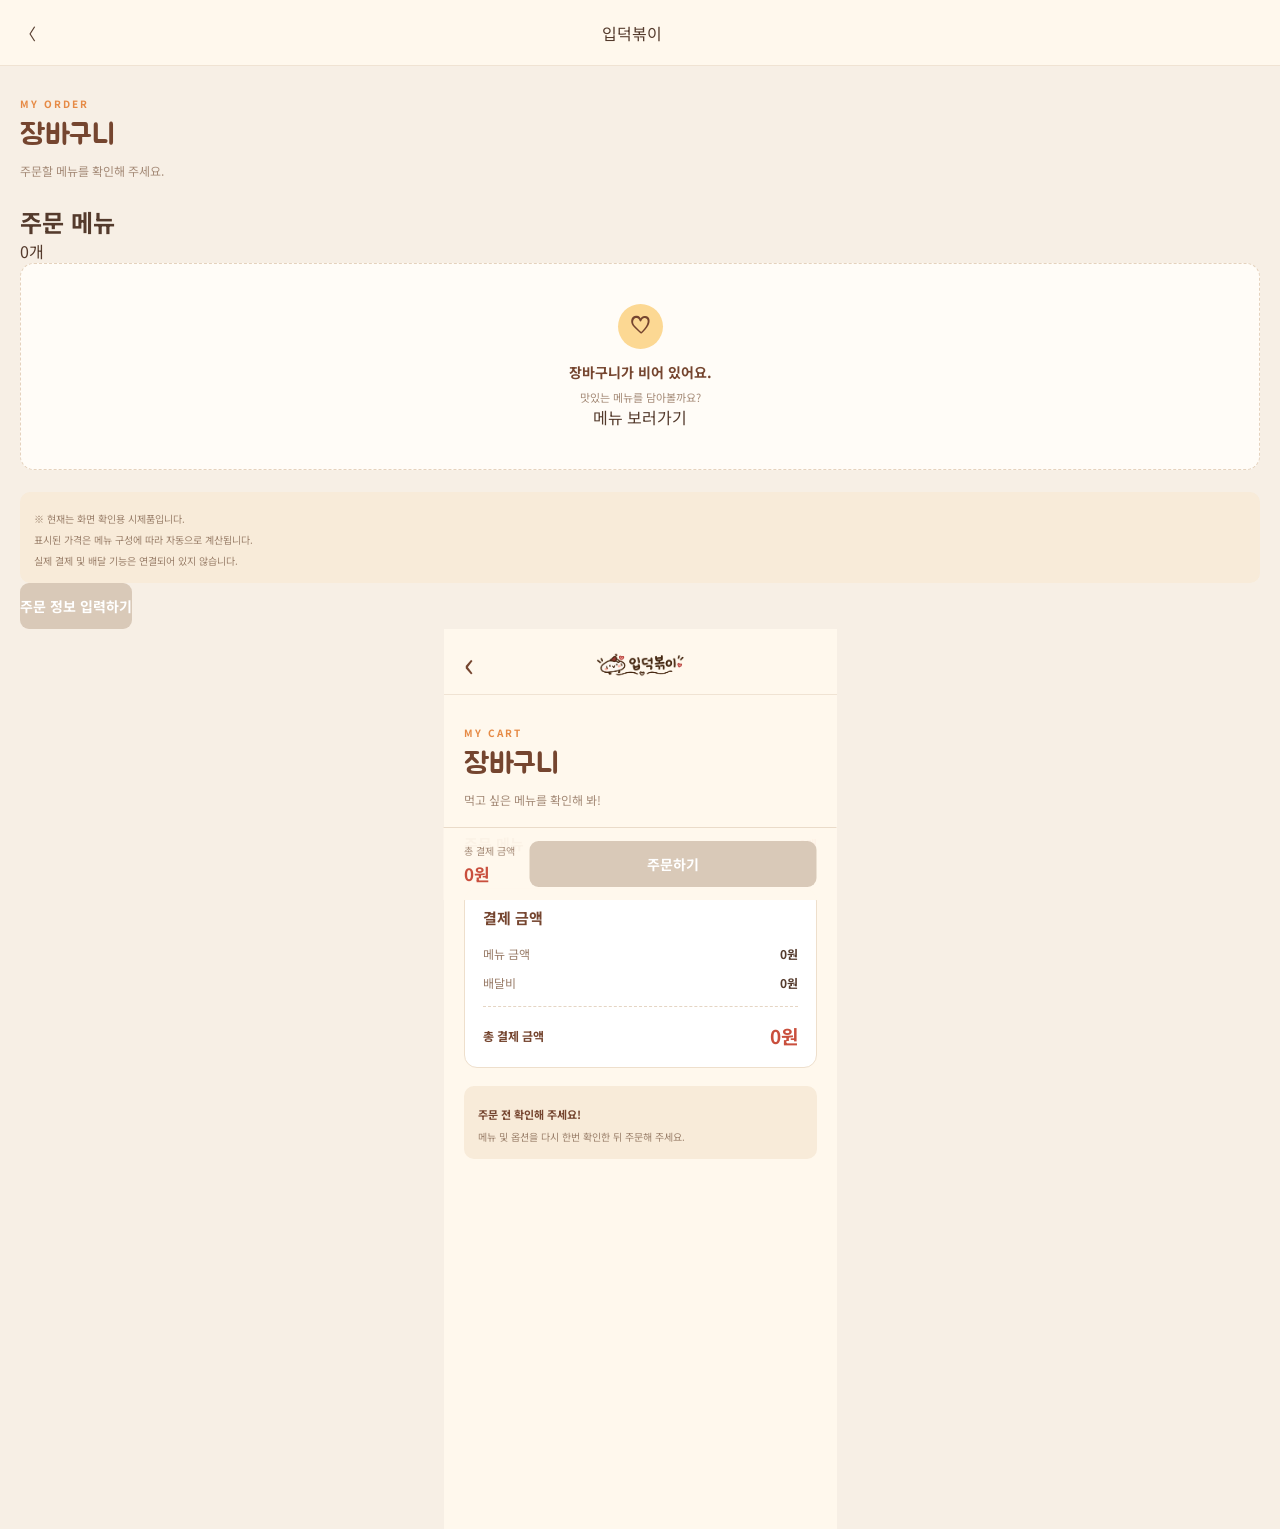
<file: sub/payment/payment.html>
<!DOCTYPE html>
<html lang="ko">
<head>
    <meta charset="UTF-8">
    <meta name="viewport" content="width=device-width, initial-scale=1.0">
    <title>장바구니 | 입덕볶이</title>

    <link rel="preconnect" href="https://fonts.googleapis.com">
    <link rel="preconnect" href="https://fonts.gstatic.com" crossorigin>
    <link href="https://fonts.googleapis.com/css2?family=Noto+Sans+KR:wght@300;400;500;700&family=Jua&display=swap" rel="stylesheet">

    <link rel="stylesheet" href="css/payment.css">
</head>
<body>

<div class="container">

    <header class="header">
        <a href="../../index.html" class="back-btn">〈</a>
        <a href="../../index.html" class="page-logo">입덕볶이</a>
        <span class="header-space"></span>
    </header>

    <main>

        <section class="page-heading">
            <p class="eyebrow">MY ORDER</p>
            <h1>장바구니</h1>
            <p>주문할 메뉴를 확인해 주세요.</p>
        </section>

        <section class="cart-section">

            <div class="cart-title">
                <h2>주문 메뉴</h2>
                <span id="cartCount">0개</span>
            </div>

            <div id="cartList"></div>

            <div class="empty-cart" id="emptyCart" hidden>
                <div class="empty-icon">♡</div>
                <h3>장바구니가 비어 있어요.</h3>
                <p>맛있는 메뉴를 담아볼까요?</p>
                <a href="../lists/lists.html" class="primary-btn">
                    메뉴 보러가기
                </a>
            </div>

        </section>

        <section class="price-summary" id="priceSummary" hidden>

            <h2>결제 금액</h2>

            <div class="price-row">
                <span>상품 금액</span>
                <strong id="productTotal">0원</strong>
            </div>

            <div class="price-row">
                <span>배달비</span>
                <strong>0원</strong>
            </div>

            <div class="price-divider"></div>

            <div class="price-row final-price">
                <span>총 주문 금액</span>
                <strong id="finalTotal">0원</strong>
            </div>

        </section>

        <section class="notice">
            <p>※ 현재는 화면 확인용 시제품입니다.</p>
            <p>표시된 가격은 메뉴 구성에 따라 자동으로 계산됩니다.</p>
            <p>실제 결제 및 배달 기능은 연결되어 있지 않습니다.</p>
        </section>

        <button type="button" class="checkout-btn" id="checkoutBtn">
            주문 정보 입력하기
        </button>

    </main>

</div>

<script>
/* =========================
   메뉴 가격표
========================= */

const menuPrices = {

    tteokbokki: {
        '입덕볶이': {
            '혼자볶이': 8900,
            '둘이볶이': 13900,
            '셋이볶이': 18900
        },
        '달달볶이': {
            '혼자볶이': 8900,
            '둘이볶이': 13900,
            '셋이볶이': 18900
        },
        '위염볶이': {
            '혼자볶이': 8900,
            '둘이볶이': 13900,
            '셋이볶이': 18900
        },
        '크림볶이': {
            '혼자볶이': 9900,
            '둘이볶이': 14900,
            '셋이볶이': 19900
        },
        '로제볶이': {
            '혼자볶이': 9900,
            '둘이볶이': 14900,
            '셋이볶이': 19900
        },
        '바질볶이': {
            '혼자볶이': 9900,
            '둘이볶이': 14900,
            '셋이볶이': 19900
        },
        '마라볶이': {
            '혼자볶이': 9900,
            '둘이볶이': 14900,
            '셋이볶이': 19900
        },
        '말차볶이': {
            '혼자볶이': 10900,
            '둘이볶이': 15900,
            '셋이볶이': 20900
        },
        '해물볶이': {
            '혼자볶이': 11900,
            '둘이볶이': 16900,
            '셋이볶이': 21900
        }
    },

    side: {
        '혼자튀김': 4500,
        '둘이튀김': 7500,
        '누드순대': 5000,
        '꼬치어묵': 3500,
        '주먹밥': 3000,
        '계란찜': 4000,
        '감자튀김': 3500
    },

    drink: {
        '콜라': 2000,
        '사이다': 2000,
        '쿨피스': 2000,
        '우유': 1500,
        '제로콜라': 2000,
        '제로사이다': 2000,
        '단지우유': 2000,
        '오렌지주스': 2500,
        '환타': 2000
    }

};

const extraPrices = {
    '떡': 1000,
    '어묵': 1000,
    '소세지': 1000,
    '당면': 1000,
    '중국당면': 1500,
    '분모자': 1500,
    '유부': 1000
};

const allowedSizes = [
    '혼자볶이',
    '둘이볶이',
    '셋이볶이'
];

const allowedExtras = Object.keys(extraPrices);


/* =========================
   요소 가져오기
========================= */

const cartList = document.getElementById('cartList');
const emptyCart = document.getElementById('emptyCart');
const cartCount = document.getElementById('cartCount');

const checkoutBtn = document.getElementById('checkoutBtn');

const priceSummary = document.getElementById('priceSummary');
const productTotal = document.getElementById('productTotal');
const finalTotal = document.getElementById('finalTotal');


/* =========================
   가격 표시
========================= */

function formatPrice(price) {
    return Number(price || 0).toLocaleString('ko-KR') + '원';
}


/* =========================
   장바구니 데이터
========================= */

function getCart() {
    try {
        const savedCart = JSON.parse(
            localStorage.getItem('ipdeokCart')
        );

        return Array.isArray(savedCart) ? savedCart : [];

    } catch (error) {
        return [];
    }
}

function saveCart(cart) {
    localStorage.setItem(
        'ipdeokCart',
        JSON.stringify(cart)
    );
}


/* =========================
   메뉴 가격 계산
========================= */

function getItemPrice(item) {

    const category = item.category;

    if (category === 'tteokbokki') {

        const size = allowedSizes.includes(item.size)
            ? item.size
            : '혼자볶이';

        const basePrice =
            menuPrices.tteokbokki[item.name]?.[size] || 0;

        const extras = Array.isArray(item.extras)
            ? item.extras
            : Array.isArray(item.toppings)
                ? item.toppings
                : [];

        const toppingPrice = extras.reduce((sum, extra) => {
            return sum + (extraPrices[extra] || 0);
        }, 0);

        return {
            basePrice,
            toppingPrice,
            unitPrice: basePrice + toppingPrice
        };
    }

    const basePrice = menuPrices[category]?.[item.name] || 0;

    return {
        basePrice,
        toppingPrice: 0,
        unitPrice: basePrice
    };
}


/* =========================
   장바구니 가격 저장
========================= */

function updateCartPrices(cart) {

    cart.forEach(item => {

        const priceInfo = getItemPrice(item);

        const quantity = Math.max(
            1,
            Number(item.quantity) || 1
        );

        item.quantity = quantity;
        item.basePrice = priceInfo.basePrice;
        item.toppingPrice = priceInfo.toppingPrice;
        item.unitPrice = priceInfo.unitPrice;

        // 기존 price 필드는 총 상품 금액으로 저장
        item.price = priceInfo.unitPrice * quantity;
        item.lineTotal = priceInfo.unitPrice * quantity;

        if (!item.extras && Array.isArray(item.toppings)) {
            item.extras = item.toppings;
        }

    });

    return cart;
}


/* =========================
   장바구니 화면 출력
========================= */

function renderCart() {

    let cart = getCart();

    cart = updateCartPrices(cart);
    saveCart(cart);

    cartList.innerHTML = '';

    const totalQuantity = cart.reduce((sum, item) => {
        return sum + Number(item.quantity || 1);
    }, 0);

    const totalPrice = cart.reduce((sum, item) => {
        return sum + Number(item.lineTotal || 0);
    }, 0);

    cartCount.textContent = `${totalQuantity}개`;

    productTotal.textContent = formatPrice(totalPrice);
    finalTotal.textContent = formatPrice(totalPrice);

    if (cart.length === 0) {

        emptyCart.hidden = false;
        priceSummary.hidden = true;
        checkoutBtn.disabled = true;

        return;
    }

    emptyCart.hidden = true;
    priceSummary.hidden = false;
    checkoutBtn.disabled = false;


    cart.forEach((item, index) => {

        const priceInfo = getItemPrice(item);

        const quantity = Number(item.quantity) || 1;

        const card = document.createElement('article');
        card.className = 'cart-item';


        /* 메뉴 이미지 영역 */

        const image = document.createElement('div');
        image.className = 'cart-item-image';

        image.textContent =
            item.category === 'tteokbokki'
                ? '떡볶이'
                : item.category === 'side'
                    ? 'SIDE'
                    : 'DRINK';


        /* 메뉴 정보 */

        const info = document.createElement('div');
        info.className = 'cart-item-info';

        const name = document.createElement('h3');
        name.textContent = item.name;

        const option = document.createElement('p');

        const optionText = [];

        if (item.size) {
            optionText.push(item.size);
        }

        const extras = Array.isArray(item.extras)
            ? item.extras
            : Array.isArray(item.toppings)
                ? item.toppings
                : [];

        if (extras.length > 0) {
            optionText.push(`추가: ${extras.join(', ')}`);
        }

        option.textContent = optionText.length
            ? optionText.join(' · ')
            : '기본 구성';


        /* 가격 정보 */

        const priceInfoBox = document.createElement('div');
        priceInfoBox.className = 'cart-price-info';

        const unitPrice = document.createElement('span');
        unitPrice.textContent =
            `개당 ${formatPrice(priceInfo.unitPrice)}`;

        const linePrice = document.createElement('strong');
        linePrice.textContent =
            formatPrice(priceInfo.unitPrice * quantity);

        priceInfoBox.append(unitPrice, linePrice);


        /* 수량 및 버튼 */

        const controls = document.createElement('div');
        controls.className = 'item-controls';

        const quantityControl = document.createElement('div');
        quantityControl.className = 'quantity-control';

        const minus = document.createElement('button');
        minus.type = 'button';
        minus.textContent = '−';

        minus.addEventListener('click', () => {
            changeQuantity(index, -1);
        });

        const quantityText = document.createElement('span');
        quantityText.textContent = quantity;

        const plus = document.createElement('button');
        plus.type = 'button';
        plus.textContent = '+';

        plus.addEventListener('click', () => {
            changeQuantity(index, 1);
        });

        quantityControl.append(
            minus,
            quantityText,
            plus
        );


        /* 옵션 수정 */

        const edit = document.createElement('button');
        edit.type = 'button';
        edit.className = 'text-btn';
        edit.textContent = '옵션 수정';

        edit.addEventListener('click', () => {
            editOptions(index);
        });


        /* 삭제 */

        const remove = document.createElement('button');
        remove.type = 'button';
        remove.className = 'text-btn delete-btn';
        remove.textContent = '삭제';

        remove.addEventListener('click', () => {
            removeItem(index);
        });


        controls.append(
            quantityControl,
            edit,
            remove
        );

        info.append(
            name,
            option,
            priceInfoBox,
            controls
        );

        card.append(image, info);

        cartList.appendChild(card);

    });

}


/* =========================
   수량 변경
========================= */

function changeQuantity(index, amount) {

    const cart = getCart();

    const item = cart[index];

    if (!item) return;

    item.quantity = Math.max(
        1,
        Math.min(99, Number(item.quantity || 1) + amount)
    );

    saveCart(cart);

    renderCart();

}


/* =========================
   메뉴 삭제
========================= */

function removeItem(index) {

    const cart = getCart();

    cart.splice(index, 1);

    saveCart(cart);

    renderCart();

}


/* =========================
   옵션 수정
========================= */

function editOptions(index) {

    const cart = getCart();

    const item = cart[index];

    if (!item) return;

    if (item.category !== 'tteokbokki') {
        alert('이 메뉴는 별도 옵션이 없습니다.');
        return;
    }


    /* 사이즈 변경 */

    const size = prompt(
        '사이즈를 입력해 주세요.\n혼자볶이 / 둘이볶이 / 셋이볶이',
        item.size || '혼자볶이'
    );

    if (size === null) return;

    const selectedSize = size.trim();

    if (!allowedSizes.includes(selectedSize)) {
        alert('혼자볶이, 둘이볶이, 셋이볶이 중에서 입력해 주세요.');
        return;
    }


    /* 추가 재료 변경 */

    const currentExtras = Array.isArray(item.extras)
        ? item.extras
        : Array.isArray(item.toppings)
            ? item.toppings
            : [];

    const extras = prompt(
        '추가 재료를 쉼표로 구분해 입력해 주세요.\n\n떡, 어묵, 소세지, 당면, 중국당면, 분모자, 유부\n\n없으면 비워 두세요.',
        currentExtras.join(', ')
    );

    if (extras === null) return;

    const selectedExtras = extras
        .split(',')
        .map(value => value.trim())
        .filter(value => allowedExtras.includes(value));

    item.size = selectedSize;
    item.extras = [...new Set(selectedExtras)];

    const priceInfo = getItemPrice(item);

    const quantity = Number(item.quantity) || 1;

    item.basePrice = priceInfo.basePrice;
    item.toppingPrice = priceInfo.toppingPrice;
    item.unitPrice = priceInfo.unitPrice;
    item.price = priceInfo.unitPrice * quantity;
    item.lineTotal = priceInfo.unitPrice * quantity;

    saveCart(cart);

    renderCart();

}


/* =========================
   주문 정보 입력하기
========================= */

checkoutBtn.addEventListener('click', () => {

    const cart = getCart();

    if (cart.length === 0) return;

    location.href = '../payment_finish/payment_finish.html';

});


/* =========================
   첫 화면 실행
========================= */

renderCart();

</script>

</body>
</html>

<!DOCTYPE html>
<html lang="ko">
<head>
    <meta charset="UTF-8">
    <meta name="viewport" content="width=device-width, initial-scale=1.0">
    <title>장바구니 | 입덕볶이</title>

    <link rel="preconnect" href="https://fonts.googleapis.com">
    <link rel="preconnect" href="https://fonts.gstatic.com" crossorigin>
    <link href="https://fonts.googleapis.com/css2?family=Noto+Sans+KR:wght@400;500;600;700&family=Jua&display=swap" rel="stylesheet">

    <link rel="stylesheet" href="css/payment.css">
    <script src="js/payment.js" defer></script>
</head>
<body>

<div class="page-wrap">
    <header class="header">
        <a href="../../index.html" class="back-button" aria-label="홈으로">‹</a>
        <a href="../../index.html" class="logo">
            <img src="../../img/LOGO.png" alt="입덕볶이">
        </a>
        <span class="header-space"></span>
    </header>

    <main>
        <section class="page-heading">
            <p class="eyebrow">MY CART</p>
            <h1>장바구니</h1>
            <p>먹고 싶은 메뉴를 확인해 봐!</p>
        </section>

        <section class="cart-section">
            <div class="cart-heading">
                <h2>주문 메뉴</h2>
                <span id="cartCount">0개</span>
            </div>

            <div id="cartList" class="cart-list"></div>

            <div id="emptyCart" class="empty-cart" hidden>
                <div class="empty-icon">!</div>
                <h3>장바구니가 비어 있어요</h3>
                <p>맛있는 떡볶이를 담아볼까요?</p>
                <a href="../lists/lists.html" class="empty-button">메뉴 보러 가기</a>
            </div>
        </section>

        <section class="summary-section">
            <h2>결제 금액</h2>

            <div class="summary-row">
                <span>메뉴 금액</span>
                <strong id="menuTotal">0원</strong>
            </div>

            <div class="summary-row">
                <span>배달비</span>
                <strong id="deliveryFee">3,000원</strong>
            </div>

            <div class="summary-divider"></div>

            <div class="summary-row total-row">
                <span>총 결제 금액</span>
                <strong id="grandTotal">0원</strong>
            </div>
        </section>

        <section class="notice">
            <strong>주문 전 확인해 주세요!</strong>
            <p>메뉴 및 옵션을 다시 한번 확인한 뒤 주문해 주세요.</p>
        </section>
    </main>

    <footer class="bottom-bar">
        <div class="bottom-total">
            <span>총 결제 금액</span>
            <strong id="bottomTotal">0원</strong>
        </div>
        <button type="button" id="checkoutBtn" disabled>주문하기</button>
    </footer>
</div>

<!-- 옵션 수정 팝업 -->
<div class="modal-overlay" id="editModal" hidden>
    <section class="edit-modal" role="dialog" aria-modal="true" aria-labelledby="editTitle">
        <button type="button" class="modal-close" id="editClose" aria-label="닫기">×</button>

        <p class="eyebrow">EDIT MENU</p>
        <h2 id="editTitle">메뉴 수정하기</h2>
        <p class="edit-description" id="editDescription"></p>

        <div id="editSizeArea" class="edit-area">
            <h3>사이즈 선택</h3>
            <div class="size-list">
                <label><input type="radio" name="editSize" value="혼자볶이"> 혼자볶이</label>
                <label><input type="radio" name="editSize" value="둘이볶이"> 둘이볶이</label>
                <label><input type="radio" name="editSize" value="셋이볶이"> 셋이볶이</label>
            </div>
        </div>

        <div id="editExtrasArea" class="edit-area">
            <h3>추가 재료</h3>
            <div class="extras-list" id="editExtras"></div>
        </div>

        <div class="edit-quantity">
            <span>수량</span>
            <div class="quantity-control">
                <button type="button" id="editMinus">−</button>
                <strong id="editQuantity">1</strong>
                <button type="button" id="editPlus">+</button>
            </div>
        </div>

        <div class="edit-price">
            <span>변경 후 금액</span>
            <strong id="editPrice">0원</strong>
        </div>

        <button type="button" class="save-edit-button" id="saveEdit">변경 내용 저장</button>
    </section>
</div>

</body>
</html>
</file>
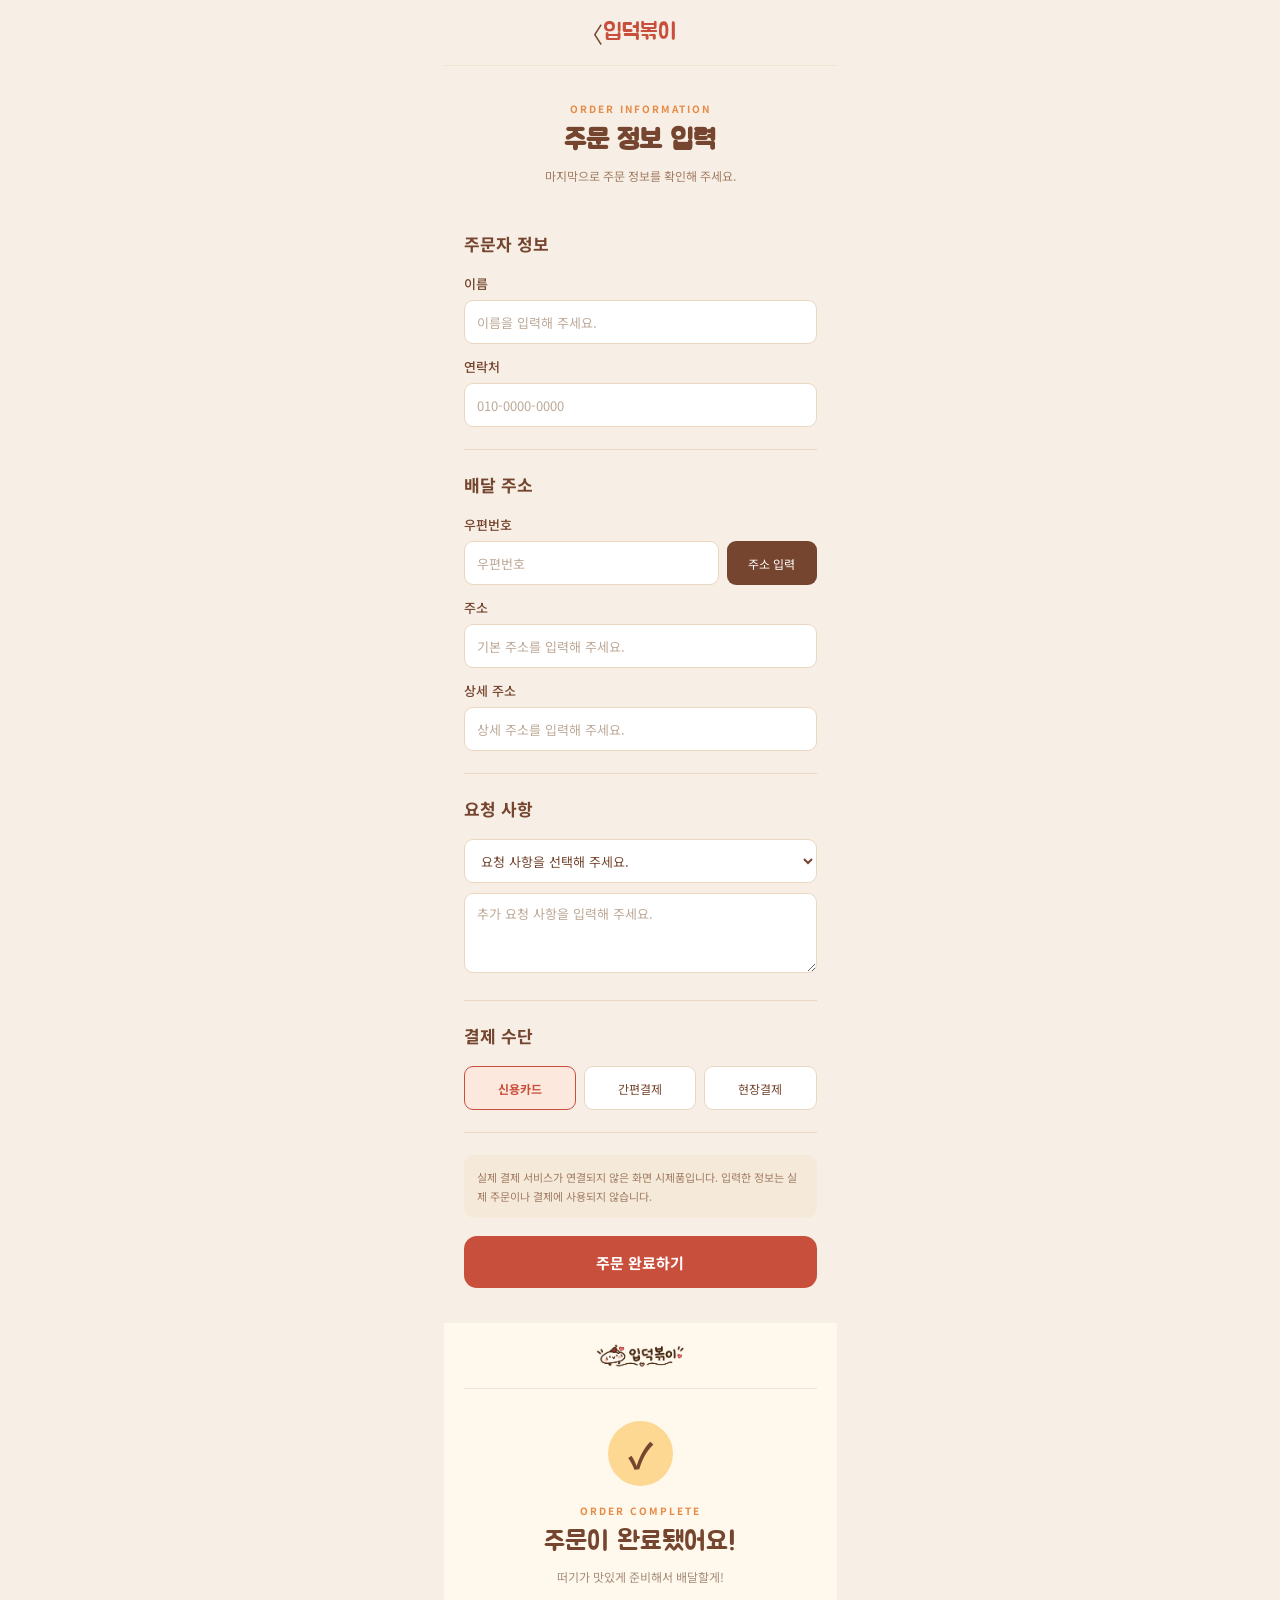
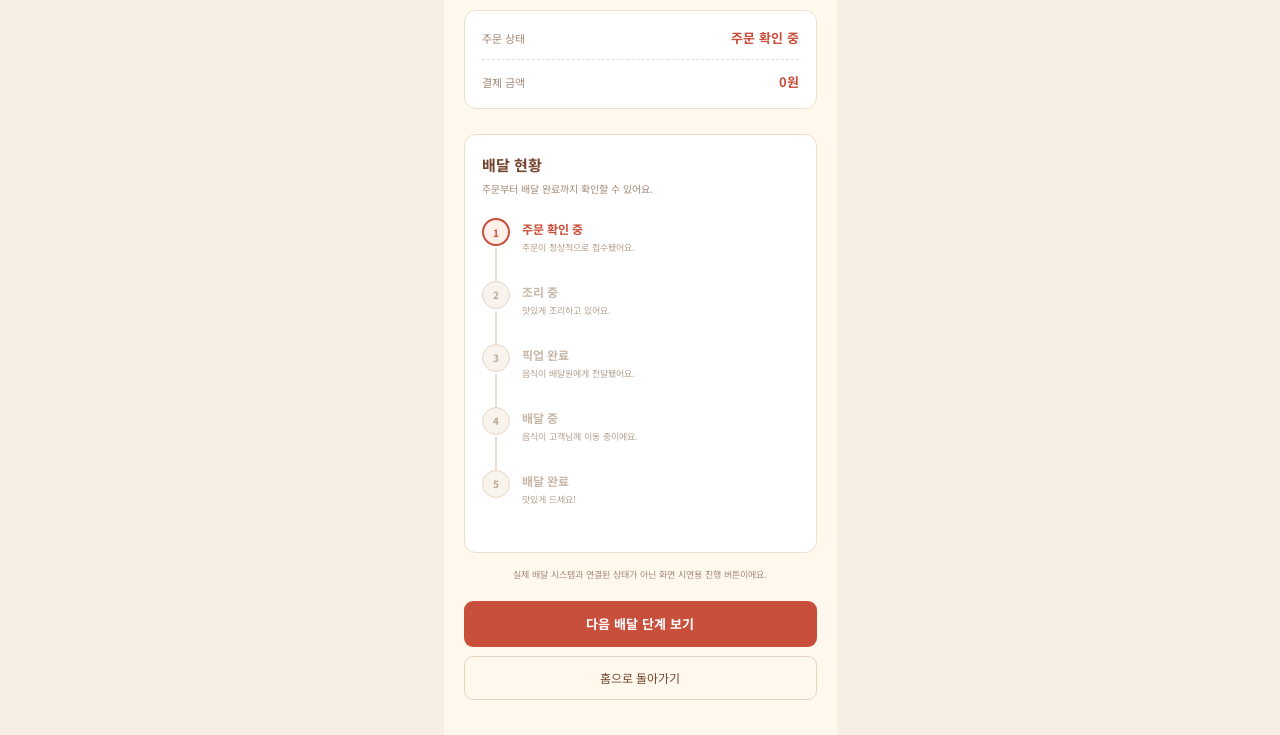
<file: sub/payment_finish/payment_finish.html>
<!DOCTYPE html>
<html lang="ko">
<head>
    <meta charset="UTF-8">
    <meta name="viewport" content="width=device-width, initial-scale=1.0">
    <title>주문 정보 입력 | 입덕볶이</title>
    <link rel="preconnect" href="https://fonts.googleapis.com">
    <link rel="preconnect" href="https://fonts.gstatic.com" crossorigin>
    <link href="https://fonts.googleapis.com/css2?family=Noto+Sans+KR:wght@300;400;500;700&family=Jua&display=swap" rel="stylesheet">
    <link rel="stylesheet" href="css/payment_finish.css">
</head>
<body>

<div class="container">
    <header class="header">
        <a href="../payment/payment.html" class="back-btn">〈</a>
        <a href="../../index.html" class="page-logo">입덕볶이</a>
        <span class="header-space"></span>
    </header>

    <main>
        <section class="page-heading">
            <p class="eyebrow">ORDER INFORMATION</p>
            <h1>주문 정보 입력</h1>
            <p>마지막으로 주문 정보를 확인해 주세요.</p>
        </section>

        <form id="orderForm">
            <section class="form-section">
                <h2>주문자 정보</h2>

                <label for="customerName">이름</label>
                <input type="text" id="customerName" placeholder="이름을 입력해 주세요." required>

                <label for="customerPhone">연락처</label>
                <input type="tel" id="customerPhone" placeholder="010-0000-0000" required>
            </section>

            <section class="form-section">
                <h2>배달 주소</h2>

                <label for="postcode">우편번호</label>
                <div class="address-row">
                    <input type="text" id="postcode" placeholder="우편번호" required>
                    <button type="button" id="addressSearch">주소 입력</button>
                </div>

                <label for="address">주소</label>
                <input type="text" id="address" placeholder="기본 주소를 입력해 주세요." required>

                <label for="addressDetail">상세 주소</label>
                <input type="text" id="addressDetail" placeholder="상세 주소를 입력해 주세요.">
            </section>

            <section class="form-section">
                <h2>요청 사항</h2>
                <select id="requestMessage">
                    <option value="">요청 사항을 선택해 주세요.</option>
                    <option value="문 앞에 놓아주세요.">문 앞에 놓아주세요.</option>
                    <option value="벨을 눌러주세요.">벨을 눌러주세요.</option>
                    <option value="전화 후 방문해 주세요.">전화 후 방문해 주세요.</option>
                    <option value="직접 입력">직접 입력</option>
                </select>

                <textarea id="customRequest" placeholder="추가 요청 사항을 입력해 주세요."></textarea>
            </section>

            <section class="form-section">
                <h2>결제 수단</h2>

                <div class="payment-options">
                    <label>
                        <input type="radio" name="paymentMethod" value="신용카드" checked>
                        <span>신용카드</span>
                    </label>

                    <label>
                        <input type="radio" name="paymentMethod" value="간편결제">
                        <span>간편결제</span>
                    </label>

                    <label>
                        <input type="radio" name="paymentMethod" value="현장결제">
                        <span>현장결제</span>
                    </label>
                </div>
            </section>

            <div class="prototype-notice">
                실제 결제 서비스가 연결되지 않은 화면 시제품입니다.
                입력한 정보는 실제 주문이나 결제에 사용되지 않습니다.
            </div>

            <button type="submit" class="submit-btn">주문 완료하기</button>
        </form>
    </main>
</div>

<div class="complete-overlay" id="completeOverlay">
    <div class="complete-box">
        <div class="complete-icon">✓</div>
        <p class="complete-label">ORDER COMPLETE</p>
        <h2>주문 정보 입력 완료!</h2>
        <p>시제품 화면 확인이 완료되었어요.</p>
        <button type="button" id="homeBtn">메인으로 돌아가기</button>
    </div>
</div>

<script>
const orderForm = document.getElementById('orderForm');
const completeOverlay = document.getElementById('completeOverlay');

document.getElementById('addressSearch').addEventListener('click', () => {
    alert('주소 검색 기능은 별도 API 연결이 필요합니다. 주소를 직접 입력해 주세요.');
});

document.getElementById('requestMessage').addEventListener('change', function() {
    const customRequest = document.getElementById('customRequest');

    if (this.value === '직접 입력') {
        customRequest.focus();
    } else if (this.value) {
        customRequest.value = this.value;
    }
});

orderForm.addEventListener('submit', function(event) {
    event.preventDefault();

    const cart = JSON.parse(localStorage.getItem('ipdeokCart') || '[]');

    if (cart.length === 0) {
        alert('장바구니가 비어 있습니다.');
        location.href = '../lists/lists.html';
        return;
    }

    if (!orderForm.reportValidity()) return;

    completeOverlay.classList.add('show');
    localStorage.removeItem('ipdeokCart');
});

document.getElementById('homeBtn').addEventListener('click', () => {
    location.href = '../../index.html';
});
</script>

</body>
</html>

<!DOCTYPE html>
<html lang="ko">
<head>
    <meta charset="UTF-8">
    <meta name="viewport" content="width=device-width, initial-scale=1.0">
    <title>주문 완료 | 입덕볶이</title>

    <link rel="preconnect" href="https://fonts.googleapis.com">
    <link rel="preconnect" href="https://fonts.gstatic.com" crossorigin>
    <link href="https://fonts.googleapis.com/css2?family=Noto+Sans+KR:wght@400;500;600;700&family=Jua&display=swap" rel="stylesheet">

    <link rel="stylesheet" href="css/payment_finish.css">
    <script src="js/payment_finish.js" defer></script>
</head>
<body>

<main class="finish-page">
    <header class="header">
        <a href="../../index.html">
            <img src="../../img/LOGO.png" alt="입덕볶이">
        </a>
    </header>

    <section class="finish-content">
        <div class="finish-check">✓</div>
        <p class="eyebrow">ORDER COMPLETE</p>
        <h1>주문이 완료됐어요!</h1>
        <p class="finish-description">떠기가 맛있게 준비해서 배달할게!</p>

        <div class="order-info">
            <div>
                <span>주문 상태</span>
                <strong id="currentStatus">주문 확인 중</strong>
            </div>
            <div>
                <span>결제 금액</span>
                <strong id="orderTotal">0원</strong>
            </div>
        </div>

        <section class="progress-section">
            <h2>배달 현황</h2>
            <p>주문부터 배달 완료까지 확인할 수 있어요.</p>

            <div class="progress-list">
                <div class="progress-item current" data-step="0">
                    <span class="progress-dot">1</span>
                    <div>
                        <strong>주문 확인 중</strong>
                        <small>주문이 정상적으로 접수됐어요.</small>
                    </div>
                </div>

                <div class="progress-item" data-step="1">
                    <span class="progress-dot">2</span>
                    <div>
                        <strong>조리 중</strong>
                        <small>맛있게 조리하고 있어요.</small>
                    </div>
                </div>

                <div class="progress-item" data-step="2">
                    <span class="progress-dot">3</span>
                    <div>
                        <strong>픽업 완료</strong>
                        <small>음식이 배달원에게 전달됐어요.</small>
                    </div>
                </div>

                <div class="progress-item" data-step="3">
                    <span class="progress-dot">4</span>
                    <div>
                        <strong>배달 중</strong>
                        <small>음식이 고객님께 이동 중이에요.</small>
                    </div>
                </div>

                <div class="progress-item" data-step="4">
                    <span class="progress-dot">5</span>
                    <div>
                        <strong>배달 완료</strong>
                        <small>맛있게 드세요!</small>
                    </div>
                </div>
            </div>
        </section>

        <p class="demo-notice">
            실제 배달 시스템과 연결된 상태가 아닌 화면 시연용 진행 버튼이에요.
        </p>

        <button type="button" id="nextStatusBtn" class="next-status-button">
            다음 배달 단계 보기
        </button>

        <a href="../../index.html" class="home-button">홈으로 돌아가기</a>
    </section>
</main>

</body>
</html>
</file>
<file: css/style.css>
/* =========================
   RESET
========================= */

* {
    margin: 0;
    padding: 0;
    box-sizing: border-box;
}

body {
    font-family: 'Noto Sans KR', sans-serif;
    color: #75452F;
    background-color: #FFF8ED;
}

button {
    font-family: inherit;
    border: none;
    cursor: pointer;
}

a {
    text-decoration: none;
    color: inherit;
}

ul {
    list-style: none;
}


/* =========================
   GLOBAL
========================= */

.container {
    width: 100%;
    max-width: 393px;
    min-height: 100vh;
    margin: 0 auto;
}

.section-title {
    font-size: 30px;
    font-weight: 700;
    color: #75452F;
    text-align: center;
}

.section-2 .section-title,
.section-3 .section-title,
.menu-name {
    font-family: 'Jua', sans-serif;
}


/* =========================
   HEADER
========================= */

.header {
    width: 100%;
    height: 60px;
    padding: 0 20px;

    display: flex;
    justify-content: space-between;
    align-items: center;

    background-color: #FFF8ED;

    position: sticky;
    top: 0;
    z-index: 999;
}

.logo {
    display: flex;
    align-items: center;
}

.logo img {
    max-height: 32px;
    width: auto;
    object-fit: contain;
}

/* 오른쪽 아이콘 그룹 */

.header-icons {
    display: flex;
    align-items: center;
    gap: 13px;
}

.header-icon-btn {
    width: 28px;
    height: 28px;

    display: flex;
    justify-content: center;
    align-items: center;

    background: none;
    color: #75452F;

    transition: transform 0.2s ease;
}

.header-icon-btn:active {
    transform: scale(0.9);
}

.header-icon-btn svg {
    width: 23px;
    height: 23px;
}


/* =========================
   SIDE MENU
========================= */

.menu-overlay {
    position: fixed;
    inset: 0;

    background-color: rgba(73, 42, 25, 0.45);

    opacity: 0;
    visibility: hidden;

    transition: opacity 0.3s ease, visibility 0.3s ease;

    z-index: 1000;
}

.side-menu {
    position: fixed;
    top: 0;
    right: 0;

    width: min(66.666vw, 333px);
    height: 100vh;

    padding: 25px 24px;

    background-color: #FFF8ED;
    border-radius: 15px 0 0 15px;

    transform: translateX(100%);
    transition: transform 0.3s ease;

    z-index: 1001;

    overflow-y: auto;
}

.side-menu.active {
    transform: translateX(0);
}

.menu-overlay.active {
    opacity: 1;
    visibility: visible;
}

body.menu-open {
    overflow: hidden;
}


/* 메뉴 상단 */

.side-menu-header {
    display: flex;
    justify-content: space-between;
    align-items: center;

    padding-bottom: 24px;
    border-bottom: 1px solid #F1E1CC;
}

.side-menu-title {
    font-size: 20px;
    font-weight: 700;
    color: #C94F3D;
}

.menu-close {
    width: 28px;
    height: 28px;

    display: flex;
    justify-content: center;
    align-items: center;

    background: none;
    color: #75452F;
}


/* 메뉴 리스트 */

.side-menu-list {
    display: flex;
    flex-direction: column;
    gap: 0;

    margin-top: 15px;
}

.side-menu-list li {
    border-bottom: 1px solid #F1E1CC;
}

.side-menu-list a {
    display: flex;
    align-items: center;

    min-height: 65px;

    font-size: 16px;
    font-weight: 500;
    color: #75452F;

    transition: color 0.2s ease;
}

.side-menu-list a:active {
    color: #C94F3D;
}


/* =========================
   HERO
========================= */

.hero {
    width: 100%;
    height: 500px;

    background-color: #F1E1CC;
    background-image: url("../img/event.png");
    background-size: cover;
    background-position: center;

    /* 배너 모서리 둥글게 */
    border-radius: 15px;
    overflow: hidden;
}


/* =========================
   SECTION 1 : ORDER
========================= */

.section-1 {
    width: 100%;
    padding: 10px 20px 54px;
    background-color: #FFF8ED;
}

.order-buttons {
    display: flex;
    flex-direction: column;
    gap: 10px;
}

.order-btn {
    height: 80px;
    min-height: 80px;
    flex: none;
    flex-shrink: 0;

    border-radius: 15px;

    background-color: #E68A45;
    color: #ffffff;

    font-size: 20px;
    font-weight: 500;
}

.delivery-btn {
    width: 100%;
    background-color: #C94F3D;
    border: 1px solid #C94F3D;
}

.sub-order-buttons {
    display: flex;
    gap: 16px;
}

.sub-order-buttons .order-btn {
    flex: 1;
}

.sub-order-buttons .order-btn:last-child {
    background-color: #75452F;
}


/* =========================
   SECTION 2 : RECOMMEND MENU
========================= */

.section-2 {
    width: 100%;
    height: 585px;
    padding: 45px 0 30px;
    background-color: #FFFAF2;
    overflow: hidden;
}

.section-2 .section-title {
    margin-bottom: 18px;
}


/* HASHTAG */

.hashtag-list {
    display: flex;
    justify-content: center;
    align-items: center;
    gap: 10px;
}

.hashtag {
    min-width: 75px;
    height: 35px;
    padding: 0 12px;

    border: 1px solid #FCD893;
    border-radius: 20px;

    background-color: transparent;
    color: #FCD893;

    font-size: 12px;
    font-weight: 400;
}

.hashtag.active {
    background-color: #FCD893;
    border-color: #FCD893;
    color: #75452F;
}


/* =========================
   RECOMMEND SLIDER
========================= */

.recommend-slider {
    width: 100%;
    height: 350px;
    margin-top: 40px;
    overflow: hidden;

    touch-action: pan-y;
    cursor: grab;
}

.recommend-slider:active {
    cursor: grabbing;
}

.recommend-track {
    display: flex;
    align-items: flex-start;
    gap: 16px;

    width: max-content;
    margin-left: 0;

    transition: transform 0.4s ease;
}

.recommend-card {
    position: relative;

    flex: 0 0 262px;
    width: 262px;
    height: 300px;

    border-radius: 15px;
    background-color: #FCD893;

    text-align: center;

    transition:
        background-color 0.4s ease,
        transform 0.4s ease;

    transform: translateY(0);
}

.recommend-card.active {
    background-color: var(--active-color, #F48C09);
    transform: translateY(12px);
    z-index: 2;
}

.recommend-info {
    padding: 10px 8px 0;
    color: #75452F;
}

.recommend-card.active .recommend-info {
    color: #5F3025;
}

.recommend-number {
    font-size: 16px;
    font-weight: 400;
}

.recommend-description {
    margin-top: 5px;

    font-family: 'Noto Sans KR', sans-serif;
    font-size: 12px;
    font-weight: 400;

    white-space: nowrap;
}

.recommend-name {
    margin-top: 8px;

    font-family: 'Jua', sans-serif;
    font-size: 24px;
    font-weight: 400;
}

.recommend-btn {
    width: 95px;
    height: 28px;
    margin-top: 14px;

    border: 1px solid #75452F;
    border-radius: 15px;

    background: transparent;
    color: #75452F;

    font-size: 12px;
}

.recommend-card.active .recommend-btn {
    border-color: #5F3025;
    color: #5F3025;
}

.recommend-image {
    position: absolute;
    width: 58%;
    aspect-ratio: 1 / 1;

    left: 50%;
    bottom: -36px;

    transform: translateX(-50%);
    background-color: #F3C58B;
    border-radius: 15px;
}


/* =========================
   SECTION 3 : MENU
========================= */

.section-3 {
    width: 100%;
    padding: 60px 20px 50px;
    background-color: #FFF8ED;
}

.section-3 .section-title {
    margin-bottom: 18px;
}

.section-3 .hashtag {
    border: 1px solid #FCD893;
    border-radius: 20px;

    background-color: transparent;
    color: #FCD893;
}

.section-3 .hashtag.active {
    background-color: #FCD893;
    border-color: #FCD893;
    color: #75452F;
}

.menu-grid {
    display: grid;
    grid-template-columns: repeat(2, 1fr);
    gap: 26px 12px;
    margin-top: 30px;
}

.menu-card {
    width: 100%;
}

.menu-card[hidden] {
    display: none;
}

.menu-image {
    width: 100%;
    aspect-ratio: 1 / 1;
    border-radius: 15px;
    background-color: #F1E1CC;

    overflow: hidden;
}

/* 메뉴 이미지 */

.menu-image img {
    display: block;
    width: 100%;
    height: 100%;
    object-fit: cover;
}

.menu-name {
    margin-top: 8px;
    font-size: 16px;
    font-weight: 400;
    color: #75452F;
}


/* =========================
   SECTION 4 : EVENT
========================= */

.section-4 {
    width: 100%;
    padding: 60px 0 50px;
    background-color: #F3C58B;
}

.section-4 .section-title {
    margin-bottom: 12px;
}

.event-description {
    padding: 0 20px;
    text-align: center;

    font-size: 14px;
    font-weight: 500;
    color: #75452F;
}

.event-tabs {
    display: flex;
    width: 100%;
    margin-top: 18px;
    border-bottom: 1px solid #E6AD70;
}

.event-tab {
    flex: 1;
    height: 42px;

    border-radius: 15px 15px 0 0;

    background-color: #F3C58B;

    font-size: 14px;
    font-weight: 500;
    color: #75452F;
}

.event-tab.active {
    font-weight: 700;
    color: #C94F3D;
}

.event-list {
    padding: 12px 20px;
}

.event-card {
    width: 100%;
    overflow: hidden;
    border-radius: 15px;
}

.event-image {
    width: 100%;
    height: 160px;

    border-radius: 15px 15px 0 0;
    background-color: #E68A45;
}

.event-info {
    padding: 16px 14px;
    background-color: #FFF8ED;
}

.event-subtitle {
    font-size: 14px;
    font-weight: 500;
    color: #75452F;
}

.event-name {
    margin-top: 8px;
    font-size: 16px;
    font-weight: 500;
    color: #75452F;
}

.event-date {
    margin-top: 6px;
    font-size: 14px;
    font-weight: 300;
    color: #A17C63;
}


/* =========================
   ORDER MODAL : 떡볶이 옵션
========================= */

.order-modal-overlay {
    position: fixed;
    inset: 0;
    z-index: 2000;

    display: flex;
    justify-content: center;
    align-items: center;

    padding: 20px;

    background-color: rgba(73, 42, 25, 0.55);

    opacity: 0;
    visibility: hidden;
    pointer-events: none;

    transition:
        opacity 0.25s ease,
        visibility 0.25s ease;
}

.order-modal-overlay.active {
    opacity: 1;
    visibility: visible;
    pointer-events: auto;
}

.order-modal {
    position: relative;

    width: 100%;
    max-width: 350px;
    max-height: 85vh;

    padding: 30px 22px 24px;

    overflow-y: auto;

    border-radius: 18px;
    background-color: #FFF8ED;

    box-shadow: 0 10px 35px rgba(73, 42, 25, 0.2);

    transform: translateY(15px);
    transition: transform 0.25s ease;
}

.order-modal-overlay.active .order-modal {
    transform: translateY(0);
}


/* 팝업 닫기 버튼 */

.order-modal-close {
    position: absolute;
    top: 12px;
    right: 15px;

    width: 30px;
    height: 30px;

    display: flex;
    justify-content: center;
    align-items: center;

    background: transparent;
    color: #75452F;

    font-size: 27px;
    font-weight: 300;
}


/* 팝업 제목 */

.order-modal-eyebrow {
    margin-bottom: 7px;

    color: #E68A45;

    font-size: 10px;
    font-weight: 700;
    letter-spacing: 1.2px;
}

.order-modal h2 {
    margin-bottom: 7px;

    color: #75452F;

    font-family: 'Jua', sans-serif;
    font-size: 27px;
    font-weight: 400;
}

.order-modal-description {
    min-height: 20px;
    margin-bottom: 23px;

    color: #A17C63;

    font-size: 12px;
    line-height: 1.6;
}


/* 옵션 공통 */

.order-option-group {
    margin-bottom: 21px;
    padding: 0;
    border: none;
}

.order-option-group > label,
.order-option-group legend {
    margin-bottom: 10px;

    display: block;

    color: #75452F;

    font-size: 13px;
    font-weight: 700;
}


/* 사이즈 선택 */

.order-option-group select {
    width: 100%;
    height: 43px;

    padding: 0 12px;

    border: 1px solid #E8D5BF;
    border-radius: 8px;

    outline: none;

    background-color: #FFFFFF;
    color: #75452F;

    font-family: 'Noto Sans KR', sans-serif;
    font-size: 12px;
}

.order-option-group select:focus {
    border-color: #C94F3D;
}


/* 추가 재료 선택 */

.order-topping-list {
    display: grid;
    grid-template-columns: repeat(3, minmax(0, 1fr));
    gap: 8px;
}

.order-topping-list label {
    min-height: 36px;

    display: flex;
    justify-content: center;
    align-items: center;
    gap: 5px;

    padding: 5px 3px;

    border: 1px solid #E8D5BF;
    border-radius: 7px;

    background-color: #FFFFFF;
    color: #75452F;

    font-size: 10px;
    font-weight: 500;
}

.order-topping-list input {
    width: 13px;
    height: 13px;

    margin: 0;

    accent-color: #C94F3D;
}


/* 수량 선택 */

.order-quantity-row {
    margin: 4px 0 22px;

    display: flex;
    justify-content: space-between;
    align-items: center;

    color: #75452F;

    font-size: 13px;
    font-weight: 700;
}

.order-quantity-control {
    display: flex;
    align-items: center;
    gap: 15px;
}

.order-quantity-control button {
    width: 30px;
    height: 30px;

    display: flex;
    justify-content: center;
    align-items: center;

    border: 1px solid #E8D5BF;
    border-radius: 7px;

    background-color: #FFFFFF;
    color: #75452F;

    font-size: 18px;
}

.order-quantity-control output {
    min-width: 18px;

    color: #75452F;

    font-size: 14px;
    font-weight: 700;

    text-align: center;
}


/* 장바구니 담기 버튼 */

.order-add-cart-btn {
    width: 100%;
    height: 48px;

    border-radius: 9px;

    background-color: #C94F3D;
    color: #FFFFFF;

    font-size: 14px;
    font-weight: 700;

    transition: background-color 0.2s ease;
}

.order-add-cart-btn:hover {
    background-color: #AD3E30;
}

.order-add-cart-btn:active {
    transform: scale(0.98);
}


/* =========================
   CART CONFIRM MODAL
   장바구니 담기 완료 팝업
========================= */

.cart-confirm-overlay {
    position: fixed;
    inset: 0;
    z-index: 2100;

    display: flex;
    justify-content: center;
    align-items: center;

    padding: 20px;

    background-color: rgba(73, 42, 25, 0.55);

    opacity: 0;
    visibility: hidden;
    pointer-events: none;

    transition:
        opacity 0.25s ease,
        visibility 0.25s ease;
}

.cart-confirm-overlay.active {
    opacity: 1;
    visibility: visible;
    pointer-events: auto;
}

.cart-confirm-modal {
    position: relative;

    width: 100%;
    max-width: 320px;

    padding: 32px 22px 25px;

    border-radius: 18px;
    background-color: #FFF8ED;

    text-align: center;

    box-shadow: 0 10px 35px rgba(73, 42, 25, 0.2);

    transform: translateY(15px);
    transition: transform 0.25s ease;
}

.cart-confirm-overlay.active .cart-confirm-modal {
    transform: translateY(0);
}


/* 완료 팝업 닫기 */

.cart-confirm-close {
    position: absolute;
    top: 10px;
    right: 13px;

    width: 30px;
    height: 30px;

    background: transparent;
    color: #75452F;

    font-size: 25px;
    font-weight: 300;
}


/* 완료 아이콘 */

.cart-confirm-mark {
    width: 48px;
    height: 48px;

    margin: 0 auto 16px;

    display: flex;
    justify-content: center;
    align-items: center;

    border-radius: 50%;

    background-color: #FCD893;
    color: #75452F;

    font-size: 25px;
    font-weight: 700;
}


/* 완료 팝업 문구 */

.cart-confirm-modal h2 {
    margin-bottom: 9px;

    color: #75452F;

    font-family: 'Jua', sans-serif;
    font-size: 23px;
    font-weight: 400;
}

.cart-confirm-modal > p:not(.cart-confirm-mark) {
    margin-bottom: 23px;

    color: #A17C63;

    font-size: 11px;
    line-height: 1.6;
}


/* 더 담기 / 주문하기 */

.cart-confirm-buttons {
    display: flex;
    gap: 9px;
}

.cart-confirm-buttons button {
    flex: 1;

    height: 43px;

    border: 1px solid #75452F;
    border-radius: 8px;

    background-color: transparent;
    color: #75452F;

    font-size: 12px;
    font-weight: 700;

    transition: 0.2s ease;
}

.cart-confirm-buttons button:hover {
    background-color: #F1E1CC;
}

.cart-confirm-buttons button:last-child {
    border-color: #C94F3D;

    background-color: #C94F3D;
    color: #FFFFFF;
}

.cart-confirm-buttons button:last-child:hover {
    background-color: #AD3E30;
}


/* =========================
   MODAL COMMON
========================= */

body.modal-open {
    overflow: hidden;
}


/* =========================
   MOBILE
========================= */

@media (max-width: 360px) {

    .order-modal {
        padding: 27px 17px 20px;
    }

    .order-topping-list {
        gap: 6px;
    }

    .order-topping-list label {
        font-size: 9px;
    }

    .cart-confirm-modal {
        padding-right: 17px;
        padding-left: 17px;
    }

}


/* =========================
   PRICE DISPLAY
========================= */

.recommend-price {
    margin-top: 5px;
    font-size: 13px;
    font-weight: 700;
    color: #75452F;
}

.menu-price {
    margin-top: 4px;
    font-size: 13px;
    font-weight: 700;
    color: #C94F3D;
}

.all-menu-btn {
    width: 100%;
    height: 48px;
    margin-top: 30px;
    border-radius: 10px;
    background: #C94F3D;
    color: #fff;
    font-size: 14px;
    font-weight: 700;
}

/* =========================
   ORDER PRICE PANEL
========================= */

.order-price-panel {
    display: flex;
    justify-content: space-between;
    align-items: center;
    margin: 0 0 22px;
    padding: 15px;
    border-radius: 12px;
    background: #F1E1CC;
    color: #75452F;
    font-size: 12px;
}

.order-price-panel strong {
    font-family: 'Jua', sans-serif;
    font-size: 23px;
    color: #C94F3D;
}

/* =========================
   SIZE OPTIONS
========================= */

.size-choice-list {
    display: grid;
    grid-template-columns: repeat(3, 1fr);
    gap: 7px;
}

.size-choice-list label {
    cursor: pointer;
}

.size-choice-list input {
    position: absolute;
    opacity: 0;
}

.size-choice-list span {
    min-height: 42px;
    display: flex;
    justify-content: center;
    align-items: center;
    padding: 5px;
    border: 1px solid #E8D5BF;
    border-radius: 8px;
    background: #fff;
    color: #75452F;
    font-size: 11px;
}

.size-choice-list input:checked + span {
    border-color: #C94F3D;
    background: #FCE6DD;
    color: #C94F3D;
    font-weight: 700;
}

.order-topping-list small {
    display: block;
    margin-top: 2px;
    color: #C94F3D;
    font-size: 9px;
}

/* =========================
   TTEOGI MASCOT
========================= */

.tteogi-mascot {
    position: fixed;
    z-index: 800;
    right: 13px;
    bottom: 20px;
    width: 88px;
    height: auto;
    pointer-events: none;
}

.tteogi-floating {
    animation: tteogiFloat 3s ease-in-out infinite;
}

@keyframes tteogiFloat {
    0%, 100% {
        transform: translateY(0) rotate(-3deg);
    }
    50% {
        transform: translateY(-12px) rotate(3deg);
    }
}

/* =========================
   DELIVERY MINI POPUP
========================= */

.delivery-mini {
    position: fixed;
    z-index: 1500;
    left: 50%;
    bottom: 18px;
    width: min(355px, calc(100% - 30px));
    transform: translateX(-50%);
}

.delivery-mini[hidden] {
    display: none;
}

.delivery-mini-button {
    width: 100%;
    min-height: 66px;
    display: flex;
    align-items: center;
    gap: 12px;
    padding: 10px 16px;
    border: 1px solid #E8D5BF;
    border-radius: 16px;
    background: #FFF8ED;
    color: #75452F;
    box-shadow: 0 5px 20px rgba(73, 42, 25, 0.16);
    text-align: left;
}

.delivery-mini-mascot {
    font-size: 27px;
}

.delivery-mini-text {
    flex: 1;
    display: flex;
    flex-direction: column;
    gap: 3px;
}

.delivery-mini-text strong {
    font-size: 13px;
}

.delivery-mini-text small {
    color: #C94F3D;
    font-size: 12px;
}

.delivery-mini-arrow {
    font-size: 25px;
}

/* =========================
   DELIVERY DETAIL MODAL
========================= */

.delivery-modal-overlay {
    position: fixed;
    inset: 0;
    z-index: 2200;
    display: flex;
    justify-content: center;
    align-items: center;
    padding: 20px;
    background: rgba(73, 42, 25, 0.55);
    opacity: 0;
    visibility: hidden;
    pointer-events: none;
    transition: 0.25s ease;
}

.delivery-modal-overlay.active {
    opacity: 1;
    visibility: visible;
    pointer-events: auto;
}

.delivery-modal {
    position: relative;
    width: 100%;
    max-width: 350px;
    max-height: 85vh;
    overflow-y: auto;
    padding: 30px 22px 24px;
    border-radius: 18px;
    background: #FFF8ED;
    box-shadow: 0 10px 35px rgba(73, 42, 25, 0.2);
    transform: translateY(15px) scale(0.96);
    transition: transform 0.25s ease;
}

.delivery-modal-overlay.active .delivery-modal {
    transform: translateY(0) scale(1);
}

.delivery-modal-close {
    position: absolute;
    top: 12px;
    right: 15px;
    width: 30px;
    height: 30px;
    background: transparent;
    color: #75452F;
    font-size: 27px;
}

.delivery-modal h2 {
    margin-bottom: 8px;
    font-family: 'Jua', sans-serif;
    font-size: 24px;
}

.delivery-modal-description {
    margin-bottom: 25px;
    color: #A17C63;
    font-size: 12px;
}

.delivery-progress {
    display: flex;
    flex-direction: column;
    gap: 0;
    margin: 15px 0 20px;
}

.delivery-step {
    position: relative;
    display: flex;
    align-items: center;
    gap: 12px;
    min-height: 53px;
    color: #B9A18D;
    font-size: 13px;
}

.delivery-step:not(:last-child)::after {
    content: "";
    position: absolute;
    left: 17px;
    top: 39px;
    width: 2px;
    height: 18px;
    background: #E8D5BF;
}

.delivery-step.active {
    color: #75452F;
    font-weight: 700;
}

.delivery-step.current {
    color: #C94F3D;
}

.delivery-step-icon {
    width: 36px;
    height: 36px;
    display: flex;
    justify-content: center;
    align-items: center;
    border-radius: 50%;
    background: #F1E1CC;
    font-size: 17px;
}

.delivery-step.active .delivery-step-icon {
    background: #FCD893;
}

.delivery-step.current .delivery-step-icon {
    background: #FCE6DD;
    outline: 2px solid #C94F3D;
}

.delivery-status-message {
    margin: 15px 0;
    padding: 13px;
    border-radius: 10px;
    background: #F1E1CC;
    color: #75452F;
    font-size: 12px;
    text-align: center;
}

.delivery-demo-next {
    width: 100%;
    height: 45px;
    border-radius: 9px;
    background: #C94F3D;
    color: #fff;
    font-size: 13px;
    font-weight: 700;
}

.delivery-demo-next:disabled {
    background: #B9A18D;
    cursor: default;
}

/* =========================
   MOBILE
========================= */

@media (max-width: 360px) {
    .tteogi-mascot {
        width: 72px;
    }

    .delivery-modal {
        padding: 27px 17px 20px;
    }

    .size-choice-list {
        gap: 4px;
    }

    .size-choice-list span {
        font-size: 10px;
    }
}

/* =========================
   PRICE DISPLAY
========================= */

.recommend-price {
    margin-top: 5px;
    font-size: 13px;
    font-weight: 700;
    color: #75452F;
}

.menu-price {
    margin-top: 5px;
    font-size: 13px;
    font-weight: 700;
    color: #C94F3D;
}

.recommend-card.active .recommend-price {
    color: #5F3025;
}

/* =========================
   TTEOGI MASCOT
========================= */

.tteogi-small {
    width: 130px;
    height: auto;
}

.side-mascot {
    margin-top: 35px;
    text-align: center;
    color: #A17C63;
    font-size: 12px;
}

.side-mascot p {
    margin-top: 5px;
}

.modal-mascot,
.confirm-mascot,
.status-mascot {
    display: flex;
    justify-content: center;
    align-items: center;
}

.modal-mascot svg {
    width: 75px;
    height: 55px;
}

.confirm-mascot svg {
    width: 100px;
    height: 75px;
}

.status-mascot svg {
    width: 115px;
    height: 85px;
}

/* =========================
   ORDER PRICE BOX
========================= */

.order-price-box {
    padding: 14px;
    margin: 5px 0 20px;
    border-radius: 12px;
    background: #F1E1CC;
}

.order-price-box > div {
    display: flex;
    justify-content: space-between;
    align-items: center;
    margin-bottom: 8px;
    font-size: 12px;
    color: #75452F;
}

.order-price-box .order-total {
    border-top: 1px solid #D8BFA5;
    padding-top: 12px;
    margin-top: 12px;
    margin-bottom: 0;
    font-size: 14px;
    font-weight: 700;
}

.order-price-box .order-total strong {
    color: #C94F3D;
    font-size: 19px;
}

.order-topping-list label {
    flex-wrap: wrap;
}

.order-topping-list small {
    width: 100%;
    text-align: center;
    color: #A17C63;
    font-size: 9px;
}

/* =========================
   ORDER STATUS MINI
========================= */

.order-status-mini {
    position: fixed;
    z-index: 1500;
    left: 50%;
    bottom: 18px;
    transform: translateX(-50%);
    width: min(355px, calc(100% - 30px));
    min-height: 75px;
    padding: 10px 15px;
    display: flex;
    align-items: center;
    gap: 12px;
    border: 1px solid #E8D5BF;
    border-radius: 16px;
    background: #FFFDF8;
    box-shadow: 0 5px 20px rgba(73, 42, 25, .16);
    cursor: pointer;
}

.order-status-mini[hidden] {
    display: none;
}

.mini-mascot svg {
    width: 65px;
    height: 48px;
}

.mini-status-text {
    display: flex;
    flex-direction: column;
    gap: 4px;
    flex: 1;
    color: #75452F;
}

.mini-status-text strong {
    font-family: 'Jua', sans-serif;
    font-size: 17px;
    font-weight: 400;
}

.mini-status-text span {
    color: #A17C63;
    font-size: 11px;
}

.mini-arrow {
    font-size: 24px;
    color: #C94F3D;
}

/* =========================
   ORDER STATUS MODAL
========================= */

.status-modal-overlay {
    position: fixed;
    inset: 0;
    z-index: 2200;
    display: flex;
    justify-content: center;
    align-items: center;
    padding: 20px;
    background: rgba(73, 42, 25, .55);
    opacity: 0;
    visibility: hidden;
    pointer-events: none;
    transition: .25s ease;
}

.status-modal-overlay.active {
    opacity: 1;
    visibility: visible;
    pointer-events: auto;
}

.status-modal {
    position: relative;
    width: 100%;
    max-width: 350px;
    max-height: 85vh;
    overflow-y: auto;
    padding: 28px 22px;
    border-radius: 20px;
    background: #FFF8ED;
    text-align: center;
    transform: translateY(15px) scale(.97);
    transition: .25s ease;
}

.status-modal-overlay.active .status-modal {
    transform: translateY(0) scale(1);
}

.status-modal-close {
    position: absolute;
    top: 12px;
    right: 15px;
    background: transparent;
    color: #75452F;
    font-size: 26px;
}

.status-eyebrow {
    margin-top: 5px;
    color: #E68A45;
    font-size: 9px;
    font-weight: 700;
    letter-spacing: 1.5px;
}

.status-modal h2 {
    margin: 7px 0;
    font-family: 'Jua', sans-serif;
    font-size: 25px;
    font-weight: 400;
}

.status-order-number {
    margin-bottom: 22px;
    color: #A17C63;
    font-size: 11px;
}

.delivery-progress {
    text-align: left;
}

.delivery-step {
    position: relative;
    display: flex;
    align-items: center;
    gap: 13px;
    min-height: 65px;
    padding: 8px 10px;
    border-radius: 11px;
    color: #B9A18C;
}

.delivery-step:not(:last-child)::after {
    content: "";
    position: absolute;
    left: 26px;
    top: 48px;
    width: 2px;
    height: 27px;
    background: #E8D5BF;
}

.delivery-step .step-icon {
    width: 34px;
    height: 34px;
    display: flex;
    align-items: center;
    justify-content: center;
    border-radius: 50%;
    background: #F1E1CC;
    font-size: 15px;
}

.delivery-step strong,
.delivery-step small {
    display: block;
}

.delivery-step strong {
    font-size: 13px;
}

.delivery-step small {
    margin-top: 3px;
    font-size: 10px;
}

.delivery-step.done {
    color: #9B795D;
}

.delivery-step.done .step-icon {
    background: #FCD893;
    color: #75452F;
}

.delivery-step.current {
    background: #FCE9D5;
    color: #C94F3D;
}

.delivery-step.current .step-icon {
    background: #C94F3D;
    color: #FFFFFF;
}

.status-demo-notice {
    margin-top: 18px;
    color: #A17C63;
    font-size: 9px;
}

/* =========================
   RESPONSIVE
========================= */

@media (max-width: 360px) {
    .order-status-mini {
        bottom: 10px;
    }

    .order-price-box {
        padding: 11px;
    }
}


/* ========================================
   RECOMMEND MENU : 귀여운 카드 디자인
======================================== */

/* 모든 추천 메뉴 카드 */
.recommend-card {
    position: relative;
    border: 2px solid #F1D8B5;
    border-radius: 20px;
    box-shadow: 0 5px 12px rgba(117, 69, 47, 0.10);
    overflow: visible;
    transition:
        background-color 0.4s ease,
        transform 0.4s ease,
        box-shadow 0.4s ease,
        border-color 0.4s ease;
}

/* 가운데 활성화된 카드 */
.recommend-card.active {
    border: 3px solid #FFF8ED;
    border-radius: 20px;
    box-shadow:
        0 10px 24px rgba(73, 42, 25, 0.22),
        0 3px 8px rgba(73, 42, 25, 0.10);
    transform: translateY(12px) scale(1.01);
}

/* 활성화 카드 안쪽 점선 장식 */
.recommend-card.active::before {
    content: "";
    position: absolute;
    inset: 7px;
    border: 1.5px dashed rgba(255, 248, 237, 0.65);
    border-radius: 13px;
    pointer-events: none;
    z-index: 1;
}

/* 카드 내용 */
.recommend-info {
    position: relative;
    z-index: 2;
    padding: 15px 8px 0;
    color: #75452F;
}

/* 활성화 카드 기본 글씨 */
.recommend-card.active .recommend-info {
    color: #75452F;
}

/* BEST 번호 */
.recommend-number {
    font-family: 'Jua', sans-serif;
    font-size: 17px;
    letter-spacing: 0.5px;
}

/* 메뉴 설명 */
.recommend-description {
    margin-top: 7px;
    font-family: 'Noto Sans KR', sans-serif;
    font-size: 12px;
    font-weight: 500;
}

/* 메뉴 이름 */
.recommend-name {
    margin-top: 9px;
    font-family: 'Jua', sans-serif;
    font-size: 27px;
    font-weight: 400;
    letter-spacing: 0.5px;
}

/* 가격 */
.recommend-price {
    margin-top: 6px;
    font-family: 'Jua', sans-serif;
    font-size: 15px;
    font-weight: 400;
}

/* 주문하기 버튼 */
.recommend-btn {
    position: relative;
    z-index: 3;
    width: 105px;
    height: 33px;
    margin-top: 13px;

    border: 1.5px solid #75452F;
    border-radius: 20px;

    background: #75452F;
    color: #FFF8ED;

    font-family: 'Jua', sans-serif;
    font-size: 14px;

    box-shadow: 0 3px 0 rgba(73, 42, 25, 0.15);
    transition: all 0.2s ease;
}

/* 활성화된 카드의 주문 버튼 */
.recommend-card.active .recommend-btn {
    border: 1.5px solid #FFF8ED;
    background: #FFF8ED;
    color: #75452F;
    box-shadow: 0 3px 0 rgba(73, 42, 25, 0.18);
}

/* 버튼 누르는 효과 */
.recommend-btn:active {
    transform: translateY(2px);
    box-shadow: none;
}

/* 메뉴 이미지 영역 */
.recommend-image {
    border: 3px solid #FFF8ED;
    border-radius: 18px;
    box-shadow: 0 5px 13px rgba(73, 42, 25, 0.16);
    background-color: #F3C58B;
}

/* ========================================
   어두운 배경 메뉴 : 밝은 글씨
======================================== */

/* 입덕볶이 */
.recommend-card.active[data-color="#C94F3D"] .recommend-info,

/* 위염볶이 */
.recommend-card.active[data-color="#D94B3D"] .recommend-info,

/* 마라볶이 */
.recommend-card.active[data-color="#B94136"] .recommend-info {
    color: #FFF8ED;
}

/* 어두운 카드의 가격 */
.recommend-card.active[data-color="#C94F3D"] .recommend-price,
.recommend-card.active[data-color="#D94B3D"] .recommend-price,
.recommend-card.active[data-color="#B94136"] .recommend-price {
    color: #FFF0D8;
}

/* 어두운 카드 버튼은 밝은 크림색으로 */
.recommend-card.active[data-color="#C94F3D"] .recommend-btn,
.recommend-card.active[data-color="#D94B3D"] .recommend-btn,
.recommend-card.active[data-color="#B94136"] .recommend-btn {
    background: #FFF8ED;
    border-color: #FFF8ED;
    color: #75452F;
}

/* ========================================
   작은 화면 대응
======================================== */

@media (max-width: 360px) {
    .recommend-card {
        border-radius: 17px;
    }

    .recommend-name {
        font-size: 25px;
    }

    .recommend-description {
        font-size: 11px;
    }

    .recommend-btn {
        width: 100px;
        height: 31px;
    }
}

/* ========================================
   추천 메뉴 이미지
======================================== */

.recommend-image {
    background-size: cover;
    background-position: center;
    background-repeat: no-repeat;
}

/* 입덕볶이 */
.recommend-card:nth-of-type(1) .recommend-image {
    background-image: url("../img/basic_bokki.jpg");
}

/* 달달볶이 */
.recommend-card:nth-of-type(2) .recommend-image {
    background-image: url("../img/sweet_bokki.png");
}

/* 위염볶이 */
.recommend-card:nth-of-type(3) .recommend-image {
    background-image: url("../img/spicy_bokki.jpg");
}

/* 크림볶이 */
.recommend-card:nth-of-type(4) .recommend-image {
    background-image: url("../img/cream_bokki.jpg");
}

/* 로제볶이 */
.recommend-card:nth-of-type(5) .recommend-image {
    background-image: url("../img/rose_bokki.jpg");
}

/* 바질볶이 */
.recommend-card:nth-of-type(6) .recommend-image {
    background-image: url("../img/basil_bokki.jpg");
}

/* 마라볶이 */
.recommend-card:nth-of-type(7) .recommend-image {
    background-image: url("../img/mara_bokki.jpg");
}

/* 말차볶이 */
.recommend-card:nth-of-type(8) .recommend-image {
    background-image: url("../img/matcha_bokki.jpg");
}

/* 해물볶이 */
.recommend-card:nth-of-type(9) .recommend-image {
    background-image: url("../img/seafood_bokki.jpg");
}


/* ========================================
   메뉴 페이지 이미지
======================================== */

.menu-card:nth-of-type(1) .menu-image {
    background-image: url("../img/basic_bokki.jpg");
}

.menu-card:nth-of-type(2) .menu-image {
    background-image: url("../img/sweet_bokki.png");
}

.menu-card:nth-of-type(3) .menu-image {
    background-image: url("../img/spicy_bokki.jpg");
}

.menu-card:nth-of-type(4) .menu-image {
    background-image: url("../img/cream_bokki.jpg");
}

.menu-card:nth-of-type(5) .menu-image {
    background-image: url("../img/rose_bokki.jpg");
}

.menu-card:nth-of-type(6) .menu-image {
    background-image: url("../img/basil_bokki.jpg");
}

.menu-card:nth-of-type(7) .menu-image {
    background-image: url("../img/mara_bokki.jpg");
}

.menu-card:nth-of-type(8) .menu-image {
    background-image: url("../img/matcha_bokki.jpg");
}

.menu-card:nth-of-type(9) .menu-image {
    background-image: url("../img/seafood_bokki.jpg");
}

/* 메뉴 이미지 공통 */
.menu-card[data-menu-category="tteokbokki"] .menu-image {
    background-size: cover;
    background-position: center;
    background-repeat: no-repeat;
}

/* ========================================
   HEADER : 중앙 로고 + 좌측 마이페이지
======================================== */

.header {
    position: sticky;
    top: 0;
    height: 68px;
    padding: 0 20px;
    display: flex;
    justify-content: center;
    align-items: center;
    background-color: #FFF8ED;
    border-bottom: 1px solid #F1E1CC;
    box-shadow: 0 2px 10px rgba(117, 69, 47, 0.05);
}

/* 로고 중앙 정렬 및 크기 확대 */
.header .logo {
    position: absolute;
    left: 50%;
    top: 50%;
    transform: translate(-50%, -50%);
    display: flex;
    justify-content: center;
    align-items: center;
    z-index: 2;
}

.header .logo img {
    width: auto;
    height: 42px;
    max-height: 42px;
    object-fit: contain;
}

/* 아이콘 그룹 */
.header-icons {
    position: absolute;
    inset: 0;
    width: 100%;
    padding: 0 20px;

    display: flex;
    justify-content: flex-end;
    align-items: center;
    gap: 14px;

    pointer-events: none;
    z-index: 3;
}

/* 아이콘 버튼 */
.header-icon-btn {
    width: 29px;
    height: 29px;

    display: flex;
    justify-content: center;
    align-items: center;

    color: #75452F;
    background: transparent;

    pointer-events: auto;
    transition: transform 0.2s ease, color 0.2s ease;
}

.header-icon-btn svg {
    width: 24px;
    height: 24px;
}

/* 마이페이지 아이콘 왼쪽 끝으로 */
.header-icons .header-icon-btn:first-child {
    position: absolute;
    left: 20px;
    top: 50%;
    transform: translateY(-50%);
}

/* 마이페이지 아이콘 클릭 효과 */
.header-icons .header-icon-btn:first-child:active {
    transform: translateY(-50%) scale(0.9);
}

/* 오른쪽 아이콘 클릭 효과 */
.header-icons .header-icon-btn:not(:first-child):active {
    transform: scale(0.9);
}


/* ========================================
   HERO : 귀여운 메인 배너
======================================== */

.hero {
    position: relative;

    width: 100%;
    height: 470px;

    margin: 0 auto;

    background-color: #F1E1CC;
    background-image: url("../img/event.png");
    background-size: cover;
    background-position: center;
    background-repeat: no-repeat;

    border: 3px solid #FFF8ED;
    border-radius: 22px;

    overflow: hidden;

    box-shadow:
        0 5px 15px rgba(117, 69, 47, 0.10),
        0 2px 5px rgba(117, 69, 47, 0.05);
}

/* 배너 안쪽 점선 장식 */
.hero::before {
    content: "";
    position: absolute;
    inset: 10px;

    border: 1.5px dashed rgba(255, 248, 237, 0.85);
    border-radius: 15px;

    pointer-events: none;
}

/* 배너 하단 귀여운 문구 */
.hero::after {
    content: "오늘도 입덕 완료 ♡";

    position: absolute;
    left: 50%;
    bottom: 22px;

    transform: translateX(-50%);

    padding: 10px 20px;

    border: 1px solid #F1D8B5;
    border-radius: 30px;

    background-color: rgba(255, 248, 237, 0.94);

    color: #75452F;

    font-family: 'Jua', sans-serif;
    font-size: 17px;
    letter-spacing: 0.5px;

    white-space: nowrap;

    box-shadow: 0 3px 10px rgba(73, 42, 25, 0.12);
}


/* ========================================
   SECTION 1 : ORDER BUTTONS
======================================== */

.section-1 {
    padding: 18px 20px 54px;
    background-color: #FFF8ED;
}

.order-buttons {
    display: flex;
    flex-direction: column;
    gap: 12px;
}

/* 버튼 공통 */
.order-btn {
    position: relative;

    height: 76px;
    min-height: 76px;

    border: 2px solid #FFF8ED;
    border-radius: 19px;

    color: #FFFFFF;

    font-family: 'Jua', sans-serif;
    font-size: 20px;
    font-weight: 400;
    letter-spacing: 0.5px;

    box-shadow:
        0 5px 0 rgba(117, 69, 47, 0.12),
        0 7px 13px rgba(117, 69, 47, 0.08);

    transition:
        transform 0.2s ease,
        box-shadow 0.2s ease,
        filter 0.2s ease;
}

/* 메인 배달 주문 버튼 */
.delivery-btn {
    width: 100%;
    height: 90px;
    min-height: 90px;

    border: 3px solid #F5D6B9;
    border-radius: 21px;

    background: linear-gradient(
        135deg,
        #D95D48,
        #C94F3D
    );

    color: #FFF8ED;

    font-size: 23px;

    box-shadow:
        0 6px 0 #A83F32,
        0 9px 16px rgba(117, 69, 47, 0.15);
}

/* 메인 버튼 장식 */
.delivery-btn::before {
    content: "✦";

    position: absolute;
    left: 20px;
    top: 13px;

    color: #FFE2A9;
    font-size: 19px;
}

.delivery-btn::after {
    content: "🍡";

    position: absolute;
    right: 19px;
    top: 50%;

    transform: translateY(-50%);

    font-size: 27px;
}

/* 하단 보조 버튼 */
.sub-order-buttons {
    display: flex;
    gap: 12px;
}

/* 전화 주문 */
.sub-order-buttons .order-btn:first-child {
    flex: 1;

    background: linear-gradient(
        135deg,
        #E99A58,
        #E68A45
    );

    color: #FFFFFF;

    box-shadow:
        0 5px 0 #C87838,
        0 7px 12px rgba(117, 69, 47, 0.08);
}

/* 쿠폰 사용 */
.sub-order-buttons .order-btn:last-child {
    flex: 1;

    background: linear-gradient(
        135deg,
        #967052,
        #75452F
    );

    color: #FFF8ED;

    box-shadow:
        0 5px 0 #5D3524,
        0 7px 12px rgba(117, 69, 47, 0.08);
}

/* 버튼 누르는 효과 */
.order-btn:active {
    transform: translateY(4px);
    box-shadow: 0 1px 0 rgba(117, 69, 47, 0.15);
    filter: brightness(0.97);
}

/* 키보드 접근 시 표시 */
.order-btn:focus-visible {
    outline: 3px solid #FCD893;
    outline-offset: 3px;
}


/* ========================================
   SMALL MOBILE
======================================== */

@media (max-width: 360px) {

    .header {
        height: 64px;
    }

    .header .logo img {
        height: 37px;
        max-height: 37px;
    }

    .header-icons {
        padding: 0 15px;
        gap: 11px;
    }

    .header-icons .header-icon-btn:first-child {
        left: 15px;
    }

    .hero {
        height: 420px;
        border-radius: 18px;
    }

    .hero::after {
        bottom: 18px;
        font-size: 15px;
        padding: 9px 17px;
    }

    .delivery-btn {
        height: 82px;
        min-height: 82px;
        font-size: 21px;
    }

    .sub-order-buttons .order-btn {
        height: 70px;
        min-height: 70px;
        font-size: 18px;
    }
}
</file>
<file: sub/coupon/css/coupon.css>
/* =========================
   RESET
========================= */

* {
    margin: 0;
    padding: 0;
    box-sizing: border-box;
}

:root {
    --cream: #FFF8ED;
    --paper: #FFFEFA;
    --brown: #75452F;
    --brown-light: #A47A60;
    --coral: #E87555;
    --line: #EADCCB;
}

body {
    background: #F5EBDD;
    color: var(--brown);
    font-family: 'Noto Sans KR', sans-serif;
}

button,
a {
    font: inherit;
}

a {
    color: inherit;
    text-decoration: none;
}

button {
    border: 0;
    cursor: pointer;
}

/* =========================
   PAGE
========================= */

.coupon-page {
    width: 100%;
    max-width: 393px;
    min-height: 100vh;
    margin: 0 auto;
    background: var(--cream);
    overflow: hidden;
}

/* =========================
   HEADER
========================= */

.coupon-header {
    height: 60px;
    padding: 0 20px;
    display: grid;
    grid-template-columns: 1fr 2fr 1fr;
    align-items: center;
    background: var(--cream);
    border-bottom: 1px solid rgba(117, 69, 47, .08);
}

.back-button {
    width: 34px;
    height: 34px;
    display: flex;
    align-items: center;
    font-size: 36px;
    line-height: 1;
}

.header-logo {
    justify-self: center;
    font-family: 'Jua', sans-serif;
    font-size: 23px;
    letter-spacing: -.7px;
}

.header-spacer {
    width: 34px;
}

/* =========================
   MAIN
========================= */

.coupon-main {
    padding: 30px 20px 34px;
}

/* =========================
   TITLE
========================= */

.page-heading {
    text-align: center;
    padding: 8px 0 24px;
}

.heading-emoji {
    display: inline-flex;
    width: 48px;
    height: 48px;
    justify-content: center;
    align-items: center;
    margin-bottom: 10px;
    border-radius: 17px;
    background: #F8E6D5;
    font-size: 25px;
}

.eyebrow {
    color: #C28B69;
    font-size: 9px;
    font-weight: 700;
    letter-spacing: 2px;
}

.page-heading h1 {
    margin-top: 5px;
    font-family: 'Jua', sans-serif;
    font-size: 32px;
    font-weight: 400;
}

.heading-description {
    margin-top: 7px;
    color: var(--brown-light);
    font-size: 12px;
}

/* =========================
   COUPON SUMMARY
========================= */

.coupon-summary {
    display: flex;
    align-items: center;
    justify-content: space-evenly;
    padding: 17px 12px;
    margin-bottom: 30px;
    border: 1px solid var(--line);
    border-radius: 15px;
    background: var(--paper);
}

.coupon-summary > div:not(.summary-divider) {
    display: flex;
    flex-direction: column;
    align-items: center;
    gap: 3px;
}

.summary-label {
    color: var(--brown-light);
    font-size: 11px;
}

.coupon-summary strong {
    color: var(--brown);
    font-family: 'Jua', sans-serif;
    font-size: 25px;
    font-weight: 400;
}

.coupon-summary strong small {
    margin-left: 3px;
    font-family: 'Noto Sans KR', sans-serif;
    font-size: 11px;
}

.summary-divider {
    width: 1px;
    height: 34px;
    background: var(--line);
}

/* =========================
   COUPON LIST
========================= */

.list-heading {
    display: flex;
    align-items: baseline;
    justify-content: space-between;
    gap: 8px;
    margin-bottom: 14px;
}

.list-heading h2 {
    font-family: 'Jua', sans-serif;
    font-size: 19px;
    font-weight: 400;
}

.list-caption {
    color: #B49A86;
    font-size: 9px;
}

.coupon-list {
    display: flex;
    flex-direction: column;
    gap: 14px;
}

/* =========================
   COUPON CARD
========================= */

.coupon-card {
    position: relative;
    display: grid;
    grid-template-columns: 1fr 112px;
    min-height: 174px;
    overflow: hidden;
    border-radius: 15px;
    box-shadow: 0 5px 14px rgba(117, 69, 47, .07);
}

.coupon-card-orange {
    background: #F6D8C4;
}

.coupon-card-yellow {
    background: #F3E6B9;
}

.coupon-card-main {
    min-width: 0;
    padding: 15px 13px 12px 16px;
    display: flex;
    flex-direction: column;
}

.coupon-topline,
.coupon-bottomline {
    display: flex;
    align-items: center;
    justify-content: space-between;
}

.coupon-tag {
    color: rgba(117, 69, 47, .7);
    font-size: 8px;
    font-weight: 700;
    letter-spacing: 1.2px;
}

.coupon-sparkle {
    color: rgba(117, 69, 47, .5);
    font-size: 16px;
}

.discount-line {
    display: flex;
    align-items: baseline;
    gap: 5px;
    margin-top: 7px;
}

.discount-line strong {
    color: #A84E37;
    font-family: 'Jua', sans-serif;
    font-size: 37px;
    font-weight: 400;
    letter-spacing: -1.5px;
}

.coupon-card-yellow .discount-line strong {
    color: #98722A;
}

.discount-line strong span {
    margin-left: 2px;
    font-size: 19px;
}

.discount-label {
    font-size: 12px;
    font-weight: 700;
}

.coupon-card h3 {
    margin-top: -2px;
    font-size: 12px;
    font-weight: 700;
}

.coupon-condition {
    margin-top: 5px;
    color: rgba(91, 59, 42, .8);
    font-size: 10px;
}

.coupon-bottomline {
    margin-top: auto;
    padding-top: 8px;
    border-top: 1px dashed rgba(117, 69, 47, .28);
    color: rgba(91, 59, 42, .65);
    font-size: 8px;
}

.coupon-stamp {
    padding: 3px 5px;
    border: 1px solid rgba(117, 69, 47, .4);
    border-radius: 4px;
    font-size: 7px;
    font-weight: 700;
    transform: rotate(-5deg);
}

/* =========================
   COUPON ACTION AREA
========================= */

.coupon-card-action {
    position: relative;
    padding: 25px 9px 12px;
    display: flex;
    flex-direction: column;
    justify-content: center;
    align-items: center;
    background: rgba(255, 254, 250, .58);
    border-left: 1px dashed rgba(117, 69, 47, .3);
    text-align: center;
}

.ticket-hole {
    position: absolute;
    top: -9px;
    left: -9px;
    width: 18px;
    height: 18px;
    border-radius: 50%;
    background: var(--cream);
}

.minimum-label {
    color: #A47A60;
    font-size: 8px;
}

.coupon-card-action > strong {
    margin: 4px 0 13px;
    font-family: 'Jua', sans-serif;
    font-size: 15px;
    font-weight: 400;
}

.use-coupon-button {
    width: 100%;
    padding: 8px 3px;
    border-radius: 7px;
    background: var(--brown);
    color: #fffaf2;
    font-size: 9px;
    font-weight: 700;
    transition: background .2s, transform .2s;
}

.use-coupon-button:active {
    transform: scale(.96);
}

.use-coupon-button:hover {
    background: #956044;
}

/* =========================
   EMPTY COUPON
========================= */

.empty-coupons {
    padding: 38px 15px;
    border: 1px dashed #DECBB8;
    border-radius: 15px;
    background: rgba(255, 254, 250, .65);
    text-align: center;
}

.empty-emoji {
    font-size: 34px;
}

.empty-coupons h3 {
    margin-top: 10px;
    font-family: 'Jua', sans-serif;
    font-size: 17px;
    font-weight: 400;
}

.empty-coupons p {
    margin-top: 6px;
    color: var(--brown-light);
    font-size: 10px;
}

/* =========================
   NOTICE
========================= */

.coupon-notice {
    margin-top: 28px;
    padding: 16px 15px;
    border-radius: 12px;
    background: #F5EBDD;
}

.coupon-notice h2 {
    margin-bottom: 9px;
    font-size: 12px;
}

.coupon-notice h2 span {
    margin-right: 4px;
}

.coupon-notice ul {
    padding-left: 14px;
    color: #987D68;
}

.coupon-notice li {
    margin-top: 5px;
    font-size: 9px;
    line-height: 1.6;
}

/* =========================
   HOME LINK
========================= */

.home-link {
    display: flex;
    width: 100%;
    height: 45px;
    align-items: center;
    justify-content: center;
    margin-top: 22px;
    border: 1px solid #DCC8B4;
    border-radius: 10px;
    color: var(--brown);
    font-size: 12px;
    font-weight: 700;
}

.home-link:hover {
    background: #F7EBDD;
}

/* =========================
   FOOTER
========================= */

.coupon-footer {
    padding: 15px 10px 25px;
    color: #B49A86;
    font-size: 8px;
    letter-spacing: .7px;
    text-align: center;
}

/* =========================
   CONFIRM POPUP
========================= */

.confirm-overlay {
    position: fixed;
    inset: 0;
    z-index: 1000;
    display: none;
    align-items: center;
    justify-content: center;
    padding: 20px;
    background: rgba(65, 43, 31, .42);
}

.confirm-overlay.active {
    display: flex;
}

.confirm-dialog {
    width: 100%;
    max-width: 320px;
    padding: 27px 22px 21px;
    border-radius: 18px;
    background: var(--paper);
    text-align: center;
    box-shadow: 0 12px 35px rgba(56, 34, 20, .18);
    animation: popIn .2s ease-out;
}

@keyframes popIn {
    from {
        opacity: 0;
        transform: translateY(8px) scale(.97);
    }

    to {
        opacity: 1;
        transform: translateY(0) scale(1);
    }
}

.confirm-emoji {
    font-size: 34px;
}

.confirm-dialog h2 {
    margin-top: 10px;
    font-family: 'Jua', sans-serif;
    font-size: 22px;
    font-weight: 400;
}

.confirm-dialog p {
    margin-top: 7px;
    color: var(--brown-light);
    font-size: 11px;
}

.confirm-actions {
    display: flex;
    gap: 8px;
    margin-top: 22px;
}

.confirm-actions button {
    flex: 1;
    height: 40px;
    border-radius: 9px;
    font-size: 11px;
    font-weight: 700;
}

.cancel-button {
    background: #F1E8DE;
    color: var(--brown);
}

.confirm-button {
    background: var(--brown);
    color: white;
}

/* =========================
   TOAST MESSAGE
========================= */

.toast-message {
    position: fixed;
    left: 50%;
    bottom: 28px;
    z-index: 1100;
    padding: 11px 18px;
    border-radius: 30px;
    background: #75452F;
    color: white;
    font-size: 11px;
    opacity: 0;
    pointer-events: none;
    transform: translate(-50%, 10px);
    transition: opacity .2s, transform .2s;
    white-space: nowrap;
}

.toast-message.show {
    opacity: 1;
    transform: translate(-50%, 0);
}

/* =========================
   HIDDEN
========================= */

[hidden] {
    display: none !important;
}

/* =========================
   RESPONSIVE
========================= */

@media (max-width: 350px) {

    .coupon-main {
        padding-right: 14px;
        padding-left: 14px;
    }

    .coupon-card {
        grid-template-columns: 1fr 104px;
    }

    .discount-line strong {
        font-size: 33px;
    }

    .list-caption {
        font-size: 8px;
    }
}
</file>
<file: sub/lists/css/lists.css>
* {
    margin: 0;
    padding: 0;
    box-sizing: border-box;
}

body {
    font-family: 'Noto Sans KR', sans-serif;
    color: #75452F;
    background: #FFF8ED;
}

button {
    border: none;
    font-family: inherit;
    cursor: pointer;
}

a {
    color: inherit;
    text-decoration: none;
}

[hidden] {
    display: none !important;
}

.container {
    width: 100%;
    max-width: 393px;
    min-height: 100vh;
    margin: 0 auto;
    overflow: hidden;
    background: #FFF8ED;
}

/* HEADER */

.header {
    position: sticky;
    top: 0;
    z-index: 100;
    width: 100%;
    height: 60px;
    padding: 0 20px;
    display: flex;
    justify-content: space-between;
    align-items: center;
    background: #FFF8ED;
    border-bottom: 1px solid #F1E1CC;
}

.back-btn {
    font-size: 22px;
    font-weight: 500;
}

.page-logo {
    display: flex;
    align-items: center;
    justify-content: center;
}

.page-logo img {
    display: block;
    width: auto;
    max-width: 125px;
    height: 31px;
    object-fit: contain;
}

/* CART ICON */

.cart-link {
    width: 36px;
    height: 36px;
    display: flex;
    justify-content: center;
    align-items: center;
    border-radius: 50%;
    background: #F1E1CC;
    transition: .2s ease;
}

.cart-link svg {
    width: 21px;
    height: 21px;
    fill: none;
    stroke: #75452F;
    stroke-width: 1.7;
    stroke-linecap: round;
    stroke-linejoin: round;
}

.cart-link:active {
    transform: scale(.92);
    background: #E8D5BF;
}

/* PAGE HEADING */

.page-heading {
    padding: 35px 20px 25px;
    text-align: center;
}

.eyebrow {
    margin-bottom: 8px;
    color: #E68A45;
    font-size: 10px;
    font-weight: 700;
    letter-spacing: 2px;
}

.page-heading h1 {
    font-family: 'Jua', sans-serif;
    font-size: 30px;
    font-weight: 400;
}

.page-heading > p:last-child {
    margin-top: 8px;
    color: #A17C63;
    font-size: 12px;
}

/* CATEGORY */

.category-tabs {
    position: sticky;
    top: 60px;
    z-index: 90;
    display: flex;
    padding: 0 20px;
    background: #FFF8ED;
    border-bottom: 1px solid #E8D5BF;
}

.category-tab {
    position: relative;
    flex: 1;
    height: 48px;
    background: transparent;
    color: #A17C63;
    font-size: 14px;
}

.category-tab.active {
    color: #C94F3D;
    font-weight: 700;
}

.category-tab.active::after {
    content: "";
    position: absolute;
    left: 20%;
    right: 20%;
    bottom: 0;
    height: 3px;
    border-radius: 5px 5px 0 0;
    background: #C94F3D;
}

/* PRODUCT GRID */

.product-grid {
    display: grid;
    grid-template-columns: repeat(2, minmax(0, 1fr));
    gap: 25px 13px;
    padding: 25px 18px 100px;
}

.product-card {
    min-width: 0;
    overflow: hidden;
    border-radius: 14px;
    background: #FFFAF2;
    border: 1px solid #F1E1CC;
}

.product-image {
    width: 100%;
    aspect-ratio: 1 / 1;
    display: flex;
    justify-content: center;
    align-items: center;
    overflow: hidden;
    background: #F1E1CC;
    background-position: center;
    background-size: cover;
}

.product-image.no-image {
    padding: 10px;
    color: #A17C63;
    font-family: 'Jua', sans-serif;
    font-size: 19px;
    text-align: center;
}

.product-info {
    padding: 12px 10px 13px;
}

.product-info h2 {
    font-family: 'Jua', sans-serif;
    font-size: 18px;
    font-weight: 400;
}

.product-info p {
    min-height: 31px;
    margin-top: 5px;
    color: #A17C63;
    font-size: 10px;
    line-height: 1.5;
}

.product-price {
    display: block;
    margin-top: 8px;
    color: #C94F3D;
    font-size: 13px;
    font-weight: 700;
}

.product-order-btn {
    width: 100%;
    min-height: 36px;
    margin-top: 10px;
    padding: 5px 3px;
    border-radius: 8px;
    background: #C94F3D;
    color: #fff;
    font-size: 11px;
    font-weight: 700;
    white-space: nowrap;
}

.product-order-btn:active,
.primary-btn:active {
    transform: scale(.98);
}

/* OPTION MODAL */

.modal-overlay {
    position: fixed;
    inset: 0;
    z-index: 1000;
    display: flex;
    justify-content: center;
    align-items: center;
    padding: 18px;
    background: rgba(73, 42, 25, .55);
    opacity: 0;
    visibility: hidden;
    pointer-events: none;
    transition: .25s ease;
}

.modal-overlay.show {
    opacity: 1;
    visibility: visible;
    pointer-events: auto;
}

.option-modal {
    position: relative;
    width: 100%;
    max-width: 355px;
    max-height: 88vh;
    overflow-y: auto;
    padding: 27px 20px 22px;
    border-radius: 20px;
    background: #FFF8ED;
    box-shadow: 0 10px 35px rgba(73, 42, 25, .2);
    transform: translateY(15px);
    transition: .25s ease;
}

.modal-overlay.show .option-modal {
    transform: translateY(0);
}

.modal-close {
    position: absolute;
    top: 9px;
    right: 13px;
    width: 32px;
    height: 32px;
    background: transparent;
    color: #75452F;
    font-size: 27px;
}

.modal-label {
    margin-bottom: 6px;
    color: #E68A45;
    font-size: 9px;
    font-weight: 700;
    letter-spacing: 1.5px;
}

.option-modal h2 {
    font-family: 'Jua', sans-serif;
    font-size: 27px;
    font-weight: 400;
}

.modal-description {
    margin: 5px 0 22px;
    color: #A17C63;
    font-size: 11px;
}

.option-section {
    margin-bottom: 20px;
}

.option-section h3 {
    margin-bottom: 10px;
    font-size: 13px;
    font-weight: 700;
}

/* SIZE */

.size-options {
    display: grid;
    grid-template-columns: repeat(3, 1fr);
    gap: 7px;
}

.size-options label input {
    position: absolute;
    opacity: 0;
}

.size-options label span {
    min-height: 42px;
    display: flex;
    justify-content: center;
    align-items: center;
    padding: 5px;
    border: 1px solid #E8D5BF;
    border-radius: 8px;
    background: #fff;
    color: #75452F;
    font-size: 11px;
    cursor: pointer;
}

.size-options input:checked + span {
    border-color: #C94F3D;
    background: #FCE6DD;
    color: #C94F3D;
    font-weight: 700;
}

/* EXTRAS */

.extra-options {
    display: grid;
    grid-template-columns: repeat(2, minmax(0, 1fr));
    gap: 7px;
}

.extra-options label {
    min-height: 42px;
    display: flex;
    align-items: center;
    gap: 7px;
    padding: 7px 9px;
    border: 1px solid #E8D5BF;
    border-radius: 8px;
    background: #fff;
    font-size: 11px;
    cursor: pointer;
}

.extra-options input {
    width: 14px;
    height: 14px;
    accent-color: #C94F3D;
    flex-shrink: 0;
}

.extra-options label:has(input:checked) {
    border-color: #C94F3D;
    background: #FCE6DD;
}

.extra-options small {
    display: block;
    margin-top: 2px;
    color: #C94F3D;
    font-size: 9px;
}

/* PRICE */

.option-price-box {
    margin: 5px 0 20px;
    padding: 14px;
    border-radius: 12px;
    background: #F1E1CC;
}

.option-price-box > div {
    display: flex;
    justify-content: space-between;
    align-items: center;
    margin-bottom: 8px;
    color: #75452F;
    font-size: 11px;
}

.option-price-box strong {
    font-size: 12px;
}

.option-price-box .option-total {
    margin: 11px 0 0;
    padding-top: 11px;
    border-top: 1px solid #D8BFA5;
    font-size: 13px;
    font-weight: 700;
}

.option-price-box .option-total strong {
    color: #C94F3D;
    font-family: 'Jua', sans-serif;
    font-size: 21px;
}

/* QUANTITY */

.quantity-control {
    display: flex;
    align-items: center;
    justify-content: center;
    gap: 20px;
}

.quantity-control button {
    width: 31px;
    height: 31px;
    border: 1px solid #E8D5BF;
    border-radius: 8px;
    background: #fff;
    color: #75452F;
    font-size: 18px;
}

.quantity-control span {
    min-width: 20px;
    font-size: 14px;
    font-weight: 700;
    text-align: center;
}

/* BUTTONS */

.primary-btn {
    width: 100%;
    min-height: 46px;
    border-radius: 9px;
    background: #C94F3D;
    color: #fff;
    font-size: 13px;
    font-weight: 700;
}

.primary-btn span {
    color: #FFF0C9;
}

/* COMPLETE MODAL */

.complete-modal {
    width: 100%;
    max-width: 320px;
    padding: 30px 22px 23px;
    border-radius: 18px;
    background: #FFF8ED;
    text-align: center;
    transform: translateY(15px);
    transition: .25s ease;
}

#completeOverlay.show .complete-modal {
    transform: translateY(0);
}

.complete-mascot {
    display: flex;
    justify-content: center;
    margin-bottom: 10px;
}

.complete-tteogi {
    transform: scale(.9);
}

.complete-modal h2 {
    font-family: 'Jua', sans-serif;
    font-size: 23px;
    font-weight: 400;
}

.complete-modal > p {
    margin: 8px 0 22px;
    color: #A17C63;
    font-size: 11px;
}

.complete-buttons {
    display: flex;
    gap: 8px;
}

.complete-buttons button {
    flex: 1;
    min-height: 43px;
    border-radius: 8px;
    font-size: 12px;
}

.secondary-btn {
    border: 1px solid #75452F;
    background: transparent;
    color: #75452F;
    font-weight: 700;
}

/* TTEOGI CHARACTER */

.tteogi {
    position: relative;
    width: 82px;
    height: 59px;
    border: 2.5px solid #75452F;
    border-radius: 22px 25px 20px 22px;
    background: #FFFEF8;
    box-shadow:
        inset -4px -5px 0 #F1E5D2,
        0 3px 0 rgba(117, 69, 47, .08);
}

/* 소스 */

.tteogi-sauce {
    position: absolute;
    z-index: 2;
    top: -7px;
    left: 34px;
    width: 34px;
    height: 19px;
    border: 2px solid #75452F;
    border-radius: 60% 45% 45% 35%;
    background: #E85B35;
    transform: rotate(-12deg);
}

.tteogi-sauce::after {
    content: "";
    position: absolute;
    right: 3px;
    bottom: -5px;
    width: 7px;
    height: 9px;
    border-radius: 0 0 5px 5px;
    background: #E85B35;
}

/* 눈 */

.tteogi-eye {
    position: absolute;
    z-index: 3;
    top: 24px;
    width: 5px;
    height: 7px;
    border-radius: 50%;
    background: #75452F;
}

.tteogi-eye.left {
    left: 24px;
}

.tteogi-eye.right {
    right: 22px;
}

/* 입 */

.tteogi-mouth {
    position: absolute;
    z-index: 3;
    top: 34px;
    left: 36px;
    width: 9px;
    height: 6px;
    border-bottom: 2px solid #75452F;
    border-radius: 50%;
}

/* 볼 */

.tteogi-cheek {
    position: absolute;
    z-index: 2;
    top: 36px;
    width: 9px;
    height: 5px;
    border-radius: 50%;
    background: #F5A09A;
}

.tteogi-cheek.left {
    left: 12px;
}

.tteogi-cheek.right {
    right: 10px;
}

/* 떠끼 위치 및 애니메이션 */

.tteogi-floating {
    position: fixed;
    z-index: 50;
    right: max(15px, calc((100vw - 393px) / 2 + 12px));
    bottom: 20px;
    animation: tteogiFloat 3s ease-in-out infinite;
    pointer-events: none;
}

@keyframes tteogiFloat {
    0%, 100% {
        transform: translateY(0) rotate(-3deg);
    }

    50% {
        transform: translateY(-9px) rotate(3deg);
    }
}

/* SMALL SCREEN */

@media (max-width: 360px) {
    .product-grid {
        gap: 18px 9px;
        padding-right: 13px;
        padding-left: 13px;
    }

    .product-info {
        padding-right: 8px;
        padding-left: 8px;
    }

    .product-info h2 {
        font-size: 16px;
    }

    .product-order-btn {
        font-size: 10px;
    }

    .option-modal {
        padding-right: 16px;
        padding-left: 16px;
    }

    .extra-options {
        gap: 5px;
    }

    .extra-options label {
        padding: 6px;
        font-size: 10px;
    }
}
</file>
<file: sub/mypage/css/mypage.css>
/* 기본 설정 */
* {
    margin: 0;
    padding: 0;
    box-sizing: border-box;
}

body {
    font-family: 'Noto Sans KR', sans-serif;
    background-color: #FBF8F1;
    color: #493B30;
}

button,
input {
    font-family: inherit;
}

button {
    cursor: pointer;
}

a {
    text-decoration: none;
    color: inherit;
}

[hidden] {
    display: none !important;
}


/* 전체 컨테이너 */
.container {
    width: 100%;
    max-width: 500px;
    min-height: 100vh;
    margin: 0 auto;
    background-color: #FFFEFA;
    overflow: hidden;
    position: relative;
    padding-bottom: 50px;
}


/* 헤더 */
.header {
    height: 65px;
    padding: 0 20px;
    display: flex;
    align-items: center;
    justify-content: space-between;
    border-bottom: 1px solid #F2EDE3;
    background-color: #FFFEFA;
}

.back-btn {
    width: 35px;
    height: 35px;
    display: flex;
    align-items: center;
    justify-content: flex-start;
    color: #665344;
    font-size: 20px;
}

.page-logo {
    display: flex;
    align-items: center;
    justify-content: center;
}

.page-logo img {
    display: block;
    width: auto;
    max-width: 125px;
    height: 32px;
    object-fit: contain;
}

.cart-link {
    width: 35px;
    height: 35px;
    display: flex;
    align-items: center;
    justify-content: flex-end;
}

.cart-link svg {
    width: 24px;
    height: 24px;
    fill: none;
    stroke: #665344;
    stroke-width: 1.7;
    stroke-linecap: round;
    stroke-linejoin: round;
}


/* 페이지 제목 */
.page-heading {
    text-align: center;
    padding: 38px 20px 28px;
}

.eyebrow {
    font-size: 10px;
    font-weight: 700;
    letter-spacing: 2px;
    color: #C49A62;
    margin-bottom: 8px;
}

.page-heading h1 {
    font-family: 'Jua', sans-serif;
    font-size: 27px;
    font-weight: 400;
    color: #493B30;
    margin-bottom: 8px;
}

.page-heading > p:last-child {
    font-size: 12px;
    color: #A99B8B;
}


/* 공통 버튼 */
.primary-btn {
    width: 100%;
    height: 48px;
    border: none;
    border-radius: 10px;
    background-color: #755A43;
    color: #FFFFFF;
    font-size: 14px;
    font-weight: 600;
    transition: background-color 0.2s;
}

.primary-btn:hover {
    background-color: #5E4633;
}


/* 로그인 전 화면 */
.login-required {
    margin: 20px;
    padding: 42px 22px 35px;
    text-align: center;
    background-color: #FBF6EB;
    border: 1px solid #F1E7D5;
    border-radius: 18px;
}

.lock-illustration {
    width: 100px;
    height: 90px;
    margin: 0 auto 18px;
    position: relative;
    display: flex;
    align-items: center;
    justify-content: center;
}

.lock-icon {
    width: 75px;
    height: 75px;
    border-radius: 50%;
    background-color: #F2E4C9;
    display: flex;
    align-items: center;
    justify-content: center;
}

.lock-icon span {
    font-size: 34px;
}

.sparkle {
    position: absolute;
    color: #D5A75F;
}

.sparkle-one {
    top: 4px;
    right: 8px;
    font-size: 18px;
}

.sparkle-two {
    bottom: 7px;
    left: 5px;
    font-size: 22px;
}

.login-required h2 {
    font-family: 'Jua', sans-serif;
    font-size: 21px;
    font-weight: 400;
    margin-bottom: 12px;
}

.login-required > p {
    color: #958575;
    font-size: 12px;
    line-height: 1.8;
}

.login-required .primary-btn {
    margin-top: 24px;
}

.signup-guide {
    margin-top: 18px;
    font-size: 11px !important;
}

.signup-guide button {
    border: none;
    background: none;
    color: #A77942;
    font-size: 11px;
    font-weight: 700;
    text-decoration: underline;
    text-underline-offset: 3px;
}


/* 로그인 후 마이페이지 */
.mypage-content {
    padding: 0 20px;
}


/* 프로필 카드 */
.profile-card {
    padding: 22px 20px 16px;
    background-color: #F8F0DF;
    border: 1px solid #EFE2CA;
    border-radius: 16px;
    margin-bottom: 35px;
    position: relative;
    overflow: hidden;
}

.profile-top {
    display: flex;
    align-items: center;
    gap: 14px;
    position: relative;
}

.profile-avatar {
    width: 58px;
    height: 58px;
    flex-shrink: 0;
    border-radius: 50%;
    background-color: #FFFEFA;
    display: flex;
    align-items: center;
    justify-content: center;
    border: 1px solid #EAD9BA;
}

.profile-avatar span {
    font-size: 29px;
}

.profile-info {
    min-width: 0;
}

.profile-greeting {
    color: #A58A6B;
    font-size: 11px;
    margin-bottom: 3px;
}

.profile-info h2 {
    font-family: 'Jua', sans-serif;
    font-size: 20px;
    font-weight: 400;
    margin-bottom: 4px;
}

.profile-info > p:last-child {
    font-size: 11px;
    color: #9B8C7B;
    overflow-wrap: anywhere;
}

.profile-decoration {
    position: absolute;
    right: 0;
    top: -6px;
    font-size: 24px;
    color: #D4B17B;
}

.profile-bottom {
    display: flex;
    justify-content: space-between;
    align-items: center;
    border-top: 1px solid #EBDDC5;
    padding-top: 13px;
    margin-top: 20px;
    color: #9A856B;
    font-size: 10px;
}

.member-badge {
    color: #A77D49;
    font-size: 9px;
    font-weight: 700;
    letter-spacing: 0.7px;
}


/* 마이페이지 섹션 */
.mypage-section {
    margin-bottom: 35px;
}

.section-heading {
    display: flex;
    align-items: center;
    justify-content: space-between;
    margin-bottom: 15px;
}

.section-heading h2 {
    font-family: 'Jua', sans-serif;
    font-size: 18px;
    font-weight: 400;
}

.section-heading > p {
    color: #A99B8B;
    font-size: 10px;
}

.section-label {
    font-size: 9px;
    color: #B49A78;
    font-weight: 700;
    letter-spacing: 1px;
}


/* 바로가기 메뉴 */
.quick-menu {
    display: grid;
    grid-template-columns: 1fr 1fr;
    gap: 10px;
}

.quick-menu-item {
    min-width: 0;
    min-height: 125px;
    padding: 16px 13px;
    border: 1px solid #F0E9DE;
    border-radius: 12px;
    background-color: #FFFEFA;
    text-align: left;
    display: flex;
    flex-direction: column;
    position: relative;
    transition: background-color 0.2s;
}

.quick-menu-item:hover {
    background-color: #FBF6EB;
}

.quick-icon {
    font-size: 23px;
    margin-bottom: 10px;
}

.quick-title {
    font-size: 13px;
    font-weight: 700;
    margin-bottom: 4px;
}

.quick-description {
    font-size: 10px;
    color: #A99B8B;
}

.quick-arrow {
    position: absolute;
    right: 13px;
    bottom: 12px;
    font-size: 20px;
    color: #BBA78D;
}


/* 주문 내역 */
.empty-order {
    padding: 30px 15px;
    border: 1px solid #F0E9DE;
    border-radius: 12px;
    background-color: #FFFEFA;
    text-align: center;
}

.empty-icon {
    font-size: 30px;
    display: block;
    margin-bottom: 12px;
}

.empty-order h3 {
    font-size: 13px;
    margin-bottom: 7px;
}

.empty-order p {
    color: #A99B8B;
    font-size: 11px;
    margin-bottom: 17px;
}

.text-link {
    display: inline-block;
    color: #A77942;
    font-size: 11px;
    font-weight: 700;
}


/* 회원 정보 */
.account-card {
    padding: 5px 16px;
    border: 1px solid #F0E9DE;
    border-radius: 12px;
    background-color: #FFFEFA;
}

.account-row {
    min-height: 48px;
    display: flex;
    align-items: center;
    justify-content: space-between;
    gap: 12px;
    border-bottom: 1px solid #F3EEE6;
    font-size: 11px;
}

.account-row:last-child {
    border-bottom: none;
}

.account-row > span {
    color: #A99B8B;
    flex-shrink: 0;
}

.account-row strong {
    font-weight: 500;
    text-align: right;
    overflow-wrap: anywhere;
}

.logout-btn {
    width: 100%;
    height: 42px;
    margin-top: 13px;
    border: 1px solid #E9DFD1;
    border-radius: 9px;
    background-color: #FFFEFA;
    color: #9A8774;
    font-size: 11px;
    transition: background-color 0.2s;
}

.logout-btn:hover {
    background-color: #F8F0E5;
}


/* 로그인 / 회원가입 팝업 */
.modal-overlay {
    position: fixed;
    inset: 0;
    z-index: 1000;
    padding: 20px;
    display: none;
    align-items: center;
    justify-content: center;
    background-color: rgba(54, 43, 32, 0.48);
}

.modal-overlay.show {
    display: flex;
}

.auth-modal {
    width: 100%;
    max-width: 390px;
    max-height: 90vh;
    overflow-y: auto;
    position: relative;
    padding: 30px 24px 22px;
    border-radius: 19px;
    background-color: #FFFEFA;
    box-shadow: 0 12px 35px rgba(55, 42, 29, 0.15);
    animation: modalOpen 0.25s ease;
}

@keyframes modalOpen {
    from {
        opacity: 0;
        transform: translateY(12px);
    }

    to {
        opacity: 1;
        transform: translateY(0);
    }
}

.modal-close {
    position: absolute;
    top: 13px;
    right: 16px;
    width: 30px;
    height: 30px;
    border: none;
    background: none;
    color: #9D8E7E;
    font-size: 26px;
    line-height: 1;
}

.modal-logo {
    width: 52px;
    height: 52px;
    margin: 0 auto 12px;
    border-radius: 50%;
    background-color: #F8F0DF;
    display: flex;
    align-items: center;
    justify-content: center;
}

.modal-logo span {
    font-size: 27px;
}

.modal-eyebrow {
    text-align: center;
    color: #C49A62;
    font-size: 9px;
    font-weight: 700;
    letter-spacing: 1.5px;
    margin-bottom: 7px;
}

.auth-modal h2 {
    text-align: center;
    font-family: 'Jua', sans-serif;
    font-size: 23px;
    font-weight: 400;
    margin-bottom: 7px;
}

.modal-subtitle {
    text-align: center;
    color: #A99B8B;
    font-size: 11px;
    margin-bottom: 22px;
}


/* 로그인 / 회원가입 탭 */
.auth-tabs {
    display: grid;
    grid-template-columns: 1fr 1fr;
    padding: 4px;
    margin-bottom: 20px;
    background-color: #F5F0E8;
    border-radius: 9px;
}

.auth-tab {
    height: 37px;
    border: none;
    border-radius: 7px;
    background: transparent;
    color: #A99B8B;
    font-size: 12px;
    font-weight: 500;
}

.auth-tab.active {
    background-color: #FFFEFA;
    color: #5D4937;
    font-weight: 700;
    box-shadow: 0 1px 4px rgba(70, 53, 34, 0.08);
}


/* 폼 */
.auth-form {
    display: flex;
    flex-direction: column;
}

.auth-form label {
    font-size: 11px;
    font-weight: 600;
    margin-bottom: 7px;
    color: #655344;
}

.auth-form input {
    width: 100%;
    height: 43px;
    padding: 0 12px;
    margin-bottom: 15px;
    border: 1px solid #EAE2D7;
    border-radius: 8px;
    outline: none;
    background-color: #FFFEFA;
    color: #493B30;
    font-size: 11px;
}

.auth-form input::placeholder {
    color: #C2B7AA;
}

.auth-form input:focus {
    border-color: #B89A75;
    box-shadow: 0 0 0 2px rgba(184, 154, 117, 0.12);
}

.form-message {
    min-height: 16px;
    margin: -4px 0 10px;
    color: #C46B55;
    font-size: 10px;
    line-height: 1.5;
}

.form-submit {
    margin-top: 3px;
}

.form-bottom {
    text-align: center;
    margin-top: 17px;
    color: #A99B8B;
    font-size: 10px;
}

.form-switch {
    border: none;
    background: none;
    color: #A77942;
    font-size: 10px;
    font-weight: 700;
    text-decoration: underline;
    text-underline-offset: 3px;
}

.modal-notice {
    margin-top: 20px;
    padding-top: 13px;
    border-top: 1px solid #F1ECE4;
    text-align: center;
    color: #B7AA9B;
    font-size: 9px;
}


/* 알림 메시지 */
.toast-message {
    position: fixed;
    z-index: 1100;
    left: 50%;
    bottom: 30px;
    transform: translate(-50%, 20px);
    width: max-content;
    max-width: calc(100% - 40px);
    padding: 12px 18px;
    border-radius: 30px;
    background-color: #5D4937;
    color: #FFFFFF;
    font-size: 11px;
    text-align: center;
    opacity: 0;
    pointer-events: none;
    transition: all 0.25s ease;
}

.toast-message.show {
    opacity: 1;
    transform: translate(-50%, 0);
}


/* 작은 화면 */
@media (max-width: 360px) {

    .header {
        padding: 0 15px;
    }

    .page-heading {
        padding-top: 30px;
    }

    .mypage-content {
        padding: 0 15px;
    }

    .profile-card {
        padding: 18px 15px 14px;
    }

    .profile-info h2 {
        font-size: 18px;
    }

    .auth-modal {
        padding: 27px 19px 20px;
    }

}
</file>
<file: sub/payment/css/payment.css>
* {
    margin: 0;
    padding: 0;
    box-sizing: border-box;
}

:root {
    --cream: #FFF8ED;
    --brown: #75452F;
    --red: #C94F3D;
    --orange: #E68A45;
    --yellow: #FCD893;
    --beige: #F1E1CC;
    --text: #543A2C;
    --muted: #A58B78;
    --white: #FFFFFF;
}

body {
    background: #F7EFE5;
    color: var(--text);
    font-family: 'Noto Sans KR', sans-serif;
}

button,
a {
    font: inherit;
}

button {
    cursor: pointer;
}

a {
    color: inherit;
    text-decoration: none;
}

[hidden] {
    display: none !important;
}

.page-wrap {
    width: 100%;
    max-width: 393px;
    min-height: 100vh;
    margin: 0 auto;
    padding-bottom: 110px;
    background: var(--cream);
    position: relative;
}

.header {
    height: 66px;
    padding: 0 20px;
    display: flex;
    align-items: center;
    justify-content: space-between;
    background: var(--cream);
    border-bottom: 1px solid #F0E3D3;
}

.back-button {
    width: 32px;
    font-size: 35px;
    line-height: 1;
    color: var(--brown);
}

.logo {
    display: flex;
    align-items: center;
    justify-content: center;
}

.logo img {
    width: 112px;
    height: 42px;
    object-fit: contain;
}

.header-space {
    width: 32px;
}

main {
    padding: 0 20px;
}

.page-heading {
    padding: 30px 0 25px;
}

.eyebrow {
    margin-bottom: 7px;
    color: var(--orange);
    font-size: 10px;
    font-weight: 700;
    letter-spacing: 2px;
}

.page-heading h1,
.edit-modal h2 {
    color: var(--brown);
    font-family: 'Jua', sans-serif;
    font-size: 29px;
    font-weight: 400;
}

.page-heading > p:last-child {
    margin-top: 8px;
    color: var(--muted);
    font-size: 12px;
}

.cart-section {
    margin-bottom: 22px;
}

.cart-heading {
    display: flex;
    align-items: center;
    justify-content: space-between;
    margin-bottom: 12px;
}

.cart-heading h2,
.summary-section h2 {
    color: var(--brown);
    font-size: 15px;
    font-weight: 700;
}

.cart-heading span {
    color: var(--red);
    font-size: 12px;
    font-weight: 700;
}

.cart-list {
    display: flex;
    flex-direction: column;
    gap: 12px;
}

.cart-item {
    padding: 16px;
    border: 1px solid #EEDFCC;
    border-radius: 13px;
    background: var(--white);
}

.cart-item-top {
    display: flex;
    align-items: flex-start;
    justify-content: space-between;
    gap: 10px;
}

.cart-item-name {
    color: var(--brown);
    font-size: 15px;
    font-weight: 700;
}

.cart-item-description {
    margin-top: 5px;
    color: var(--muted);
    font-size: 11px;
    line-height: 1.6;
    white-space: pre-line;
}

.remove-button {
    border: 0;
    background: transparent;
    color: #BDAA9A;
    font-size: 20px;
    line-height: 1;
}

.cart-price-details {
    margin-top: 13px;
    padding: 11px 0;
    border-top: 1px dashed #E9DCCB;
    border-bottom: 1px dashed #E9DCCB;
    display: flex;
    flex-direction: column;
    gap: 6px;
}

.price-detail-row {
    display: flex;
    justify-content: space-between;
    color: #987B67;
    font-size: 11px;
}

.price-detail-row strong {
    color: var(--text);
    font-weight: 600;
}

.cart-item-bottom {
    display: flex;
    justify-content: space-between;
    align-items: center;
    margin-top: 12px;
}

.quantity-control {
    display: flex;
    align-items: center;
    gap: 12px;
}

.quantity-control button {
    width: 27px;
    height: 27px;
    border: 1px solid #E9D9C7;
    border-radius: 7px;
    background: var(--cream);
    color: var(--brown);
    font-size: 17px;
}

.quantity-control strong {
    min-width: 14px;
    text-align: center;
    font-size: 12px;
}

.item-total {
    color: var(--red);
    font-size: 15px;
    font-weight: 700;
}

.item-actions {
    margin-top: 11px;
    display: flex;
    justify-content: flex-end;
}

.edit-button {
    padding: 6px 12px;
    border: 1px solid #E8D5BF;
    border-radius: 20px;
    background: var(--cream);
    color: var(--brown);
    font-size: 10px;
}

.empty-cart {
    padding: 40px 15px;
    border: 1px dashed #E5D2BD;
    border-radius: 14px;
    text-align: center;
    background: #FFFCF7;
}

.empty-icon {
    width: 45px;
    height: 45px;
    margin: 0 auto 13px;
    border-radius: 50%;
    background: var(--yellow);
    color: var(--brown);
    font-family: 'Jua', sans-serif;
    font-size: 25px;
    line-height: 45px;
}

.empty-cart h3 {
    color: var(--brown);
    font-size: 14px;
}

.empty-cart p {
    margin-top: 7px;
    color: var(--muted);
    font-size: 11px;
}

.empty-button {
    display: inline-block;
    margin-top: 17px;
    padding: 10px 18px;
    border-radius: 7px;
    background: var(--red);
    color: white;
    font-size: 11px;
}

.summary-section {
    padding: 18px;
    border: 1px solid #EEDFCC;
    border-radius: 13px;
    background: var(--white);
}

.summary-section h2 {
    margin-bottom: 17px;
}

.summary-row {
    display: flex;
    justify-content: space-between;
    align-items: center;
    margin-bottom: 12px;
    color: #987B67;
    font-size: 12px;
}

.summary-row strong {
    color: var(--text);
    font-size: 12px;
}

.summary-divider {
    margin: 15px 0;
    border-top: 1px dashed #E5D5C3;
}

.total-row {
    margin-bottom: 0;
    color: var(--brown);
    font-weight: 700;
}

.total-row strong {
    color: var(--red);
    font-size: 19px;
}

.notice {
    margin-top: 18px;
    padding: 14px;
    border-radius: 10px;
    background: #F8EBD9;
}

.notice strong {
    color: var(--brown);
    font-size: 11px;
}

.notice p {
    margin-top: 5px;
    color: #9B806B;
    font-size: 10px;
    line-height: 1.6;
}

.bottom-bar {
    position: fixed;
    z-index: 10;
    bottom: 0;
    left: 50%;
    transform: translateX(-50%);
    width: 100%;
    max-width: 393px;
    padding: 13px 20px calc(13px + env(safe-area-inset-bottom));
    display: flex;
    align-items: center;
    justify-content: space-between;
    gap: 15px;
    border-top: 1px solid #EADBC9;
    background: rgba(255, 248, 237, 0.97);
}

.bottom-total {
    display: flex;
    flex-direction: column;
    gap: 3px;
}

.bottom-total span {
    color: var(--muted);
    font-size: 10px;
}

.bottom-total strong {
    color: var(--red);
    font-size: 17px;
}

#checkoutBtn {
    flex: 1;
    height: 46px;
    border: 0;
    border-radius: 9px;
    background: var(--red);
    color: white;
    font-size: 14px;
    font-weight: 700;
}

#checkoutBtn:disabled {
    background: #D9C9B8;
    cursor: not-allowed;
}

/* 옵션 수정 팝업 */

.modal-overlay {
    position: fixed;
    z-index: 30;
    inset: 0;
    display: flex;
    align-items: center;
    justify-content: center;
    padding: 18px;
    background: rgba(52, 35, 25, 0.55);
}

.edit-modal {
    position: relative;
    width: 100%;
    max-width: 355px;
    max-height: 88vh;
    overflow-y: auto;
    padding: 27px 22px 22px;
    border-radius: 18px;
    background: var(--cream);
}

.modal-close {
    position: absolute;
    top: 13px;
    right: 16px;
    border: 0;
    background: transparent;
    color: var(--brown);
    font-size: 26px;
}

.edit-modal h2 {
    font-size: 24px;
}

.edit-description {
    margin-top: 7px;
    color: var(--muted);
    font-size: 11px;
}

.edit-area {
    margin-top: 22px;
}

.edit-area h3 {
    margin-bottom: 10px;
    color: var(--brown);
    font-size: 13px;
}

.size-list {
    display: grid;
    grid-template-columns: repeat(3, 1fr);
    gap: 7px;
}

.size-list label {
    padding: 11px 4px;
    border: 1px solid #E8D8C7;
    border-radius: 8px;
    background: white;
    color: var(--brown);
    font-size: 10px;
    text-align: center;
}

.size-list input {
    display: block;
    margin: 0 auto 5px;
    accent-color: var(--red);
}

.extras-list {
    display: grid;
    grid-template-columns: repeat(2, 1fr);
    gap: 7px;
}

.extra-option {
    display: flex;
    align-items: center;
    justify-content: space-between;
    gap: 5px;
    padding: 10px;
    border: 1px solid #E8D8C7;
    border-radius: 8px;
    background: white;
    color: var(--brown);
    font-size: 10px;
}

.extra-option span {
    color: var(--orange);
    font-size: 9px;
}

.extra-option input {
    accent-color: var(--red);
}

.edit-quantity {
    margin-top: 22px;
    display: flex;
    justify-content: space-between;
    align-items: center;
    color: var(--brown);
    font-size: 13px;
    font-weight: 700;
}

.edit-price {
    margin-top: 20px;
    padding: 14px;
    border-radius: 10px;
    background: #F8EBD9;
    display: flex;
    justify-content: space-between;
    align-items: center;
    color: var(--brown);
    font-size: 12px;
}

.edit-price strong {
    color: var(--red);
    font-size: 17px;
}

.save-edit-button {
    width: 100%;
    height: 47px;
    margin-top: 17px;
    border: 0;
    border-radius: 9px;
    background: var(--red);
    color: white;
    font-size: 13px;
    font-weight: 700;
}

@media (max-width: 350px) {
    main {
        padding: 0 15px;
    }

    .bottom-bar {
        padding-right: 15px;
        padding-left: 15px;
    }
}
</file>
<file: sub/payment_finish/css/payment_finish.css>
* {
    margin: 0;
    padding: 0;
    box-sizing: border-box;
}

body {
    font-family: 'Noto Sans KR', sans-serif;
    background: #FFF8ED;
    color: #75452F;
}

button,
input,
select,
textarea {
    font-family: inherit;
}

button {
    cursor: pointer;
    border: none;
}

a {
    text-decoration: none;
    color: inherit;
}

.container {
    width: 100%;
    max-width: 393px;
    min-height: 100vh;
    margin: 0 auto;
    padding-bottom: 35px;
}

.header {
    height: 60px;
    padding: 0 20px;
    display: flex;
    align-items: center;
    justify-content: space-between;
    border-bottom: 1px solid #F1E1CC;
}

.back-btn {
    font-size: 22px;
}

.page-logo {
    font-family: 'Jua', sans-serif;
    font-size: 23px;
    color: #C94F3D;
}

.header-space {
    width: 24px;
}

.page-heading {
    padding: 35px 20px 25px;
    text-align: center;
}

.eyebrow {
    color: #E68A45;
    font-size: 11px;
    font-weight: 700;
    letter-spacing: 2px;
}

.page-heading h1 {
    margin-top: 8px;
    font-family: 'Jua', sans-serif;
    font-size: 28px;
}

.page-heading p:last-child {
    margin-top: 8px;
    color: #A17C63;
    font-size: 12px;
}

#orderForm {
    padding: 0 20px;
}

.form-section {
    padding: 22px 0;
    border-bottom: 1px solid #EAD7C2;
}

.form-section h2 {
    margin-bottom: 18px;
    font-size: 17px;
}

.form-section > label {
    display: block;
    margin: 13px 0 7px;
    font-size: 13px;
    font-weight: 500;
}

.form-section input[type="text"],
.form-section input[type="tel"],
.form-section select,
.form-section textarea {
    width: 100%;
    min-height: 44px;
    padding: 10px 12px;
    border: 1px solid #EAD7C2;
    border-radius: 9px;
    outline: none;
    background: white;
    color: #75452F;
    font-size: 13px;
}

.form-section input:focus,
.form-section select:focus,
.form-section textarea:focus {
    border-color: #C94F3D;
}

.form-section input::placeholder,
.form-section textarea::placeholder {
    color: #BDA997;
}

.address-row {
    display: flex;
    gap: 8px;
}

.address-row input {
    flex: 1;
    min-width: 0;
}

.address-row button {
    width: 90px;
    border-radius: 9px;
    background: #75452F;
    color: white;
    font-size: 12px;
}

.form-section textarea {
    min-height: 80px;
    margin-top: 10px;
    resize: vertical;
}

.payment-options {
    display: grid;
    grid-template-columns: repeat(3, 1fr);
    gap: 8px;
}

.payment-options label {
    cursor: pointer;
}

.payment-options input {
    position: absolute;
    opacity: 0;
}

.payment-options span {
    min-height: 44px;
    display: flex;
    align-items: center;
    justify-content: center;
    border: 1px solid #EAD7C2;
    border-radius: 9px;
    background: white;
    font-size: 12px;
}

.payment-options input:checked + span {
    border-color: #C94F3D;
    background: #FCE8DD;
    color: #C94F3D;
    font-weight: 700;
}

.prototype-notice {
    margin-top: 22px;
    padding: 13px;
    border-radius: 10px;
    background: #F5E9D9;
    color: #A17C63;
    font-size: 11px;
    line-height: 1.7;
}

.submit-btn {
    width: 100%;
    height: 52px;
    margin-top: 18px;
    border-radius: 13px;
    background: #C94F3D;
    color: white;
    font-size: 15px;
    font-weight: 700;
}

.complete-overlay {
    position: fixed;
    inset: 0;
    z-index: 100;
    display: none;
    align-items: center;
    justify-content: center;
    padding: 20px;
    background: rgba(65, 40, 28, 0.5);
}

.complete-overlay.show {
    display: flex;
}

.complete-box {
    width: 100%;
    max-width: 350px;
    padding: 35px 22px;
    border-radius: 20px;
    background: #FFF8ED;
    text-align: center;
}

.complete-icon {
    width: 52px;
    height: 52px;
    margin: 0 auto 16px;
    display: flex;
    align-items: center;
    justify-content: center;
    border-radius: 50%;
    background: #FCD893;
    font-size: 25px;
}

.complete-label {
    color: #E68A45;
    font-size: 10px;
    letter-spacing: 2px;
    font-weight: 700;
}

.complete-box h2 {
    margin-top: 9px;
    font-family: 'Jua', sans-serif;
    font-size: 24px;
}

.complete-box > p:last-of-type {
    margin-top: 10px;
    color: #A17C63;
    font-size: 12px;
}

.complete-box button {
    width: 100%;
    height: 46px;
    margin-top: 25px;
    border-radius: 12px;
    background: #C94F3D;
    color: white;
    font-size: 14px;
    font-weight: 700;
}

* {
    margin: 0;
    padding: 0;
    box-sizing: border-box;
}

:root {
    --cream: #FFF8ED;
    --brown: #75452F;
    --red: #C94F3D;
    --orange: #E68A45;
    --yellow: #FCD893;
    --beige: #F1E1CC;
    --muted: #A58B78;
}

body {
    min-height: 100vh;
    background: #F7EFE5;
    color: var(--brown);
    font-family: 'Noto Sans KR', sans-serif;
}

a {
    color: inherit;
    text-decoration: none;
}

button {
    font: inherit;
    cursor: pointer;
}

.finish-page {
    width: 100%;
    max-width: 393px;
    min-height: 100vh;
    margin: 0 auto;
    padding: 0 20px 35px;
    background: var(--cream);
}

.header {
    height: 66px;
    display: flex;
    align-items: center;
    justify-content: center;
    border-bottom: 1px solid #F0E3D3;
}

.header img {
    width: 112px;
    height: 42px;
    object-fit: contain;
}

.finish-content {
    padding-top: 32px;
    text-align: center;
}

.finish-check {
    width: 65px;
    height: 65px;
    margin: 0 auto 17px;
    border-radius: 50%;
    background: var(--yellow);
    color: var(--brown);
    font-size: 35px;
    font-weight: 700;
    line-height: 65px;
}

.eyebrow {
    margin-bottom: 7px;
    color: var(--orange);
    font-size: 10px;
    font-weight: 700;
    letter-spacing: 2px;
}

.finish-content h1 {
    color: var(--brown);
    font-family: 'Jua', sans-serif;
    font-size: 27px;
    font-weight: 400;
}

.finish-description {
    margin-top: 9px;
    color: var(--muted);
    font-size: 12px;
}

.order-info {
    margin-top: 25px;
    padding: 17px;
    border: 1px solid #EEDFCC;
    border-radius: 12px;
    background: white;
}

.order-info > div {
    display: flex;
    justify-content: space-between;
    align-items: center;
}

.order-info > div + div {
    margin-top: 12px;
    padding-top: 12px;
    border-top: 1px dashed #E9DCCB;
}

.order-info span {
    color: var(--muted);
    font-size: 11px;
}

.order-info strong {
    color: var(--red);
    font-size: 13px;
}

.progress-section {
    margin-top: 25px;
    padding: 19px 17px;
    border: 1px solid #EEDFCC;
    border-radius: 12px;
    background: white;
    text-align: left;
}

.progress-section h2 {
    color: var(--brown);
    font-size: 15px;
}

.progress-section > p {
    margin-top: 6px;
    color: var(--muted);
    font-size: 10px;
}

.progress-list {
    margin-top: 22px;
}

.progress-item {
    position: relative;
    min-height: 63px;
    display: flex;
    align-items: flex-start;
    gap: 12px;
    color: #C8B8A8;
}

.progress-item:not(:last-child)::after {
    content: "";
    position: absolute;
    top: 30px;
    left: 13px;
    width: 2px;
    height: 34px;
    background: #E9DFD4;
}

.progress-dot {
    position: relative;
    z-index: 1;
    width: 28px;
    height: 28px;
    flex: 0 0 28px;
    border: 1px solid #E4D6C8;
    border-radius: 50%;
    background: #F8F3EC;
    color: #B8A797;
    font-size: 10px;
    font-weight: 700;
    line-height: 26px;
    text-align: center;
}

.progress-item strong {
    display: block;
    padding-top: 2px;
    font-size: 12px;
}

.progress-item small {
    display: block;
    margin-top: 4px;
    color: #B5A18F;
    font-size: 9px;
}

.progress-item.done {
    color: var(--brown);
}

.progress-item.done .progress-dot {
    border-color: var(--orange);
    background: var(--yellow);
    color: var(--brown);
}

.progress-item.done:not(:last-child)::after {
    background: var(--orange);
}

.progress-item.current {
    color: var(--red);
}

.progress-item.current .progress-dot {
    border: 2px solid var(--red);
    background: #FFF1E9;
    color: var(--red);
}

.progress-item.current strong {
    color: var(--red);
}

.demo-notice {
    margin-top: 15px;
    color: #A58B78;
    font-size: 9px;
    line-height: 1.6;
}

.next-status-button {
    width: 100%;
    height: 46px;
    margin-top: 18px;
    border: 0;
    border-radius: 9px;
    background: var(--red);
    color: white;
    font-size: 13px;
    font-weight: 700;
}

.next-status-button:disabled {
    background: #D9C9B8;
}

.home-button {
    width: 100%;
    height: 44px;
    margin-top: 9px;
    display: flex;
    justify-content: center;
    align-items: center;
    border: 1px solid #E5D4C2;
    border-radius: 9px;
    background: transparent;
    color: var(--brown);
    font-size: 12px;
}
</file>
